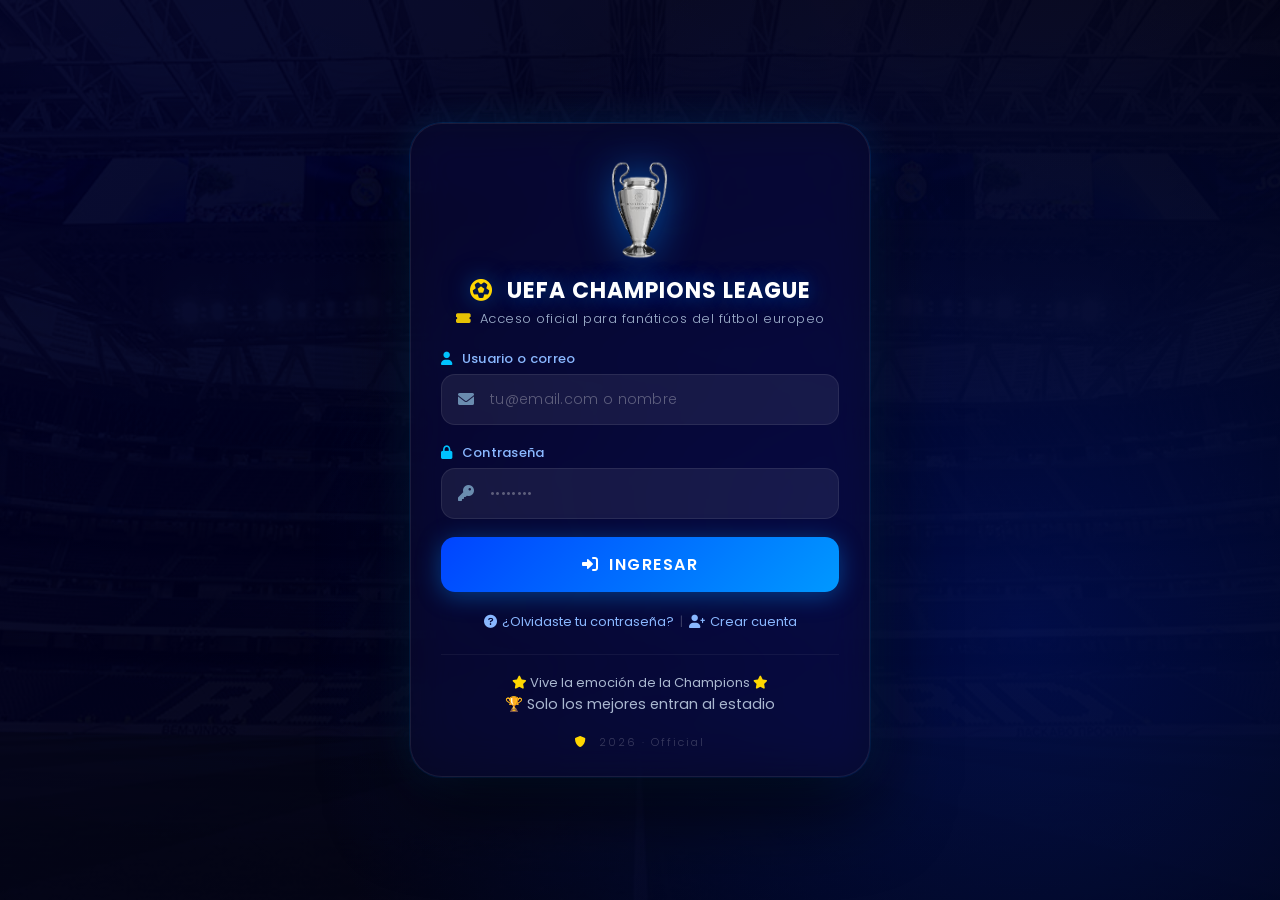
<file: index.html>
<!DOCTYPE html>
<html lang="es">
<head>
    <meta charset="UTF-8" />
    <meta name="viewport" content="width=device-width, initial-scale=1.0" />
    <title>UEFA Champions League – Acceso VIP</title>

    <!-- Google Fonts -->
    <link href="https://fonts.googleapis.com/css2?family=Poppins:wght@300;400;600;700&display=swap" rel="stylesheet" />
    <!-- Font Awesome 6 (iconos) -->
    <link rel="stylesheet" href="https://cdnjs.cloudflare.com/ajax/libs/font-awesome/6.0.0-beta3/css/all.min.css" />
    <!-- Tu CSS mejorado -->
    <link rel="stylesheet" href="login.css" />
</head>
<body>

    <!-- FONDO DINÁMICO (sin necesidad de div extra) -->
    <div class="login-wrapper">
        <div class="login-card">

            <!-- COPA CON ANIMACIÓN -->
            <img src="imagenes/copa.png" alt="Champions Trophy" class="copa" />

            <h1>
                <i class="fas fa-futbol" style="margin-right: 8px; color: #ffd700;"></i>
                UEFA CHAMPIONS LEAGUE
            </h1>
            <p class="subtitulo">
                <i class="fas fa-ticket-alt"></i> Acceso oficial para fanáticos del fútbol europeo
            </p>

            <!-- FORMULARIO -->
            <form id="loginForm">
                <div class="input-group">
                    <label for="usuario">
                        <i class="fas fa-user"></i> Usuario o correo
                    </label>
                    <div class="input-icon">
                        <i class="fas fa-envelope"></i>
                        <input type="text" id="usuario" placeholder="tu@email.com o nombre" />
                    </div>
                </div>

                <div class="input-group">
                    <label for="password">
                        <i class="fas fa-lock"></i> Contraseña
                    </label>
                    <div class="input-icon">
                        <i class="fas fa-key"></i>
                        <input type="password" id="password" placeholder="••••••••" />
                    </div>
                </div>

                <button type="submit" class="btn-ingresar">
                    <i class="fas fa-sign-in-alt"></i> INGRESAR
                </button>
            </form>

            <div class="opciones">
                <a href="#"><i class="fas fa-question-circle"></i> ¿Olvidaste tu contraseña?</a>
                <span>|</span>
                <a href="#"><i class="fas fa-user-plus"></i> Crear cuenta</a>
            </div>

            <p class="extra">
                <i class="fas fa-star" style="color: #ffd700;"></i>
                Vive la emoción de la Champions
                <i class="fas fa-star" style="color: #ffd700;"></i>
                <br />
                <span style="font-size: 0.9rem;">🏆 Solo los mejores entran al estadio</span>
            </p>

            <!-- Sello decorativo -->
            <div class="sello">
                <i class="fas fa-shield-alt"></i> 2026 · Official
            </div>

        </div>
    </div>

    <script>
        // Redirección al enviar el formulario (puedes cambiarlo)
        document.getElementById('loginForm').addEventListener('submit', function(e) {
            e.preventDefault();
            window.location.href = 'principal.html';
        });
    </script>
</body>
</html>
</file>
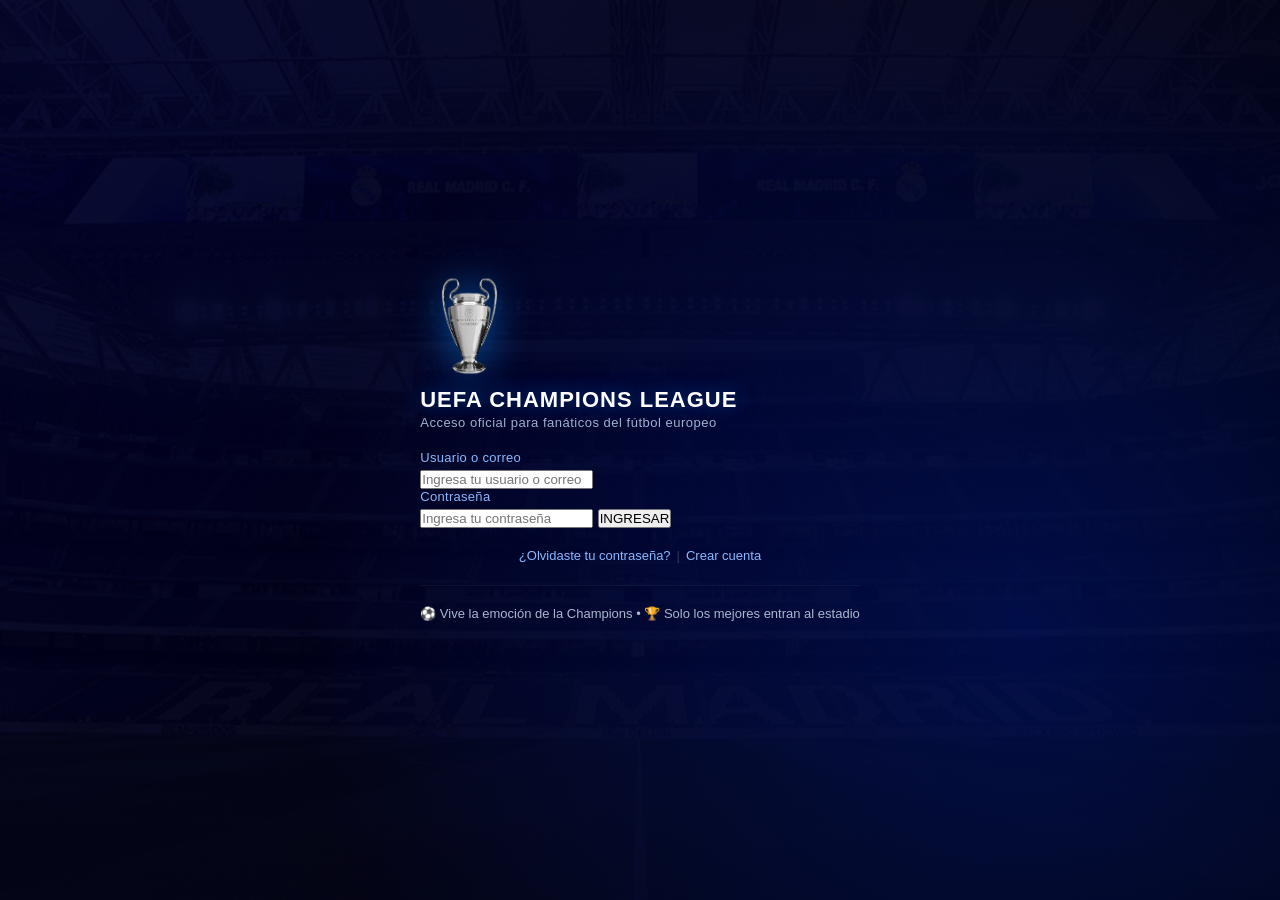
<file: login.html>
<!DOCTYPE html>
<html lang="es">
<head>
    <meta charset="UTF-8">
    <meta name="viewport" content="width=device-width, initial-scale=1.0">
    <title>UEFA Champions League Login</title>

    <link rel="stylesheet" href="login.css">
</head>
<body>

    <div class="fondo"></div>

<div class="login">

    <img src="imagenes/copa.png" class="copa">

    <h1>UEFA CHAMPIONS LEAGUE</h1>

    <p class="subtitulo">Acceso oficial para fanáticos del fútbol europeo</p>

    <!-- USUARIO -->
    <label>Usuario o correo</label>
    <input type="text" placeholder="Ingresa tu usuario o correo">

    <!-- CONTRASEÑA -->
    <label>Contraseña</label>
    <input type="password" placeholder="Ingresa tu contraseña">

    <button onclick="ingresar()">INGRESAR</button>

    <div class="opciones">
        <a href="#">¿Olvidaste tu contraseña?</a>
        <span>|</span>
        <a href="#">Crear cuenta</a>
    </div>

   

    <p class="extra">
        ⚽ Vive la emoción de la Champions • 🏆 Solo los mejores entran al estadio
    </p>

</div>

<script>
function ingresar(){
    window.location.href="principal.html";
}
</script>
</body>
</html>
</file>
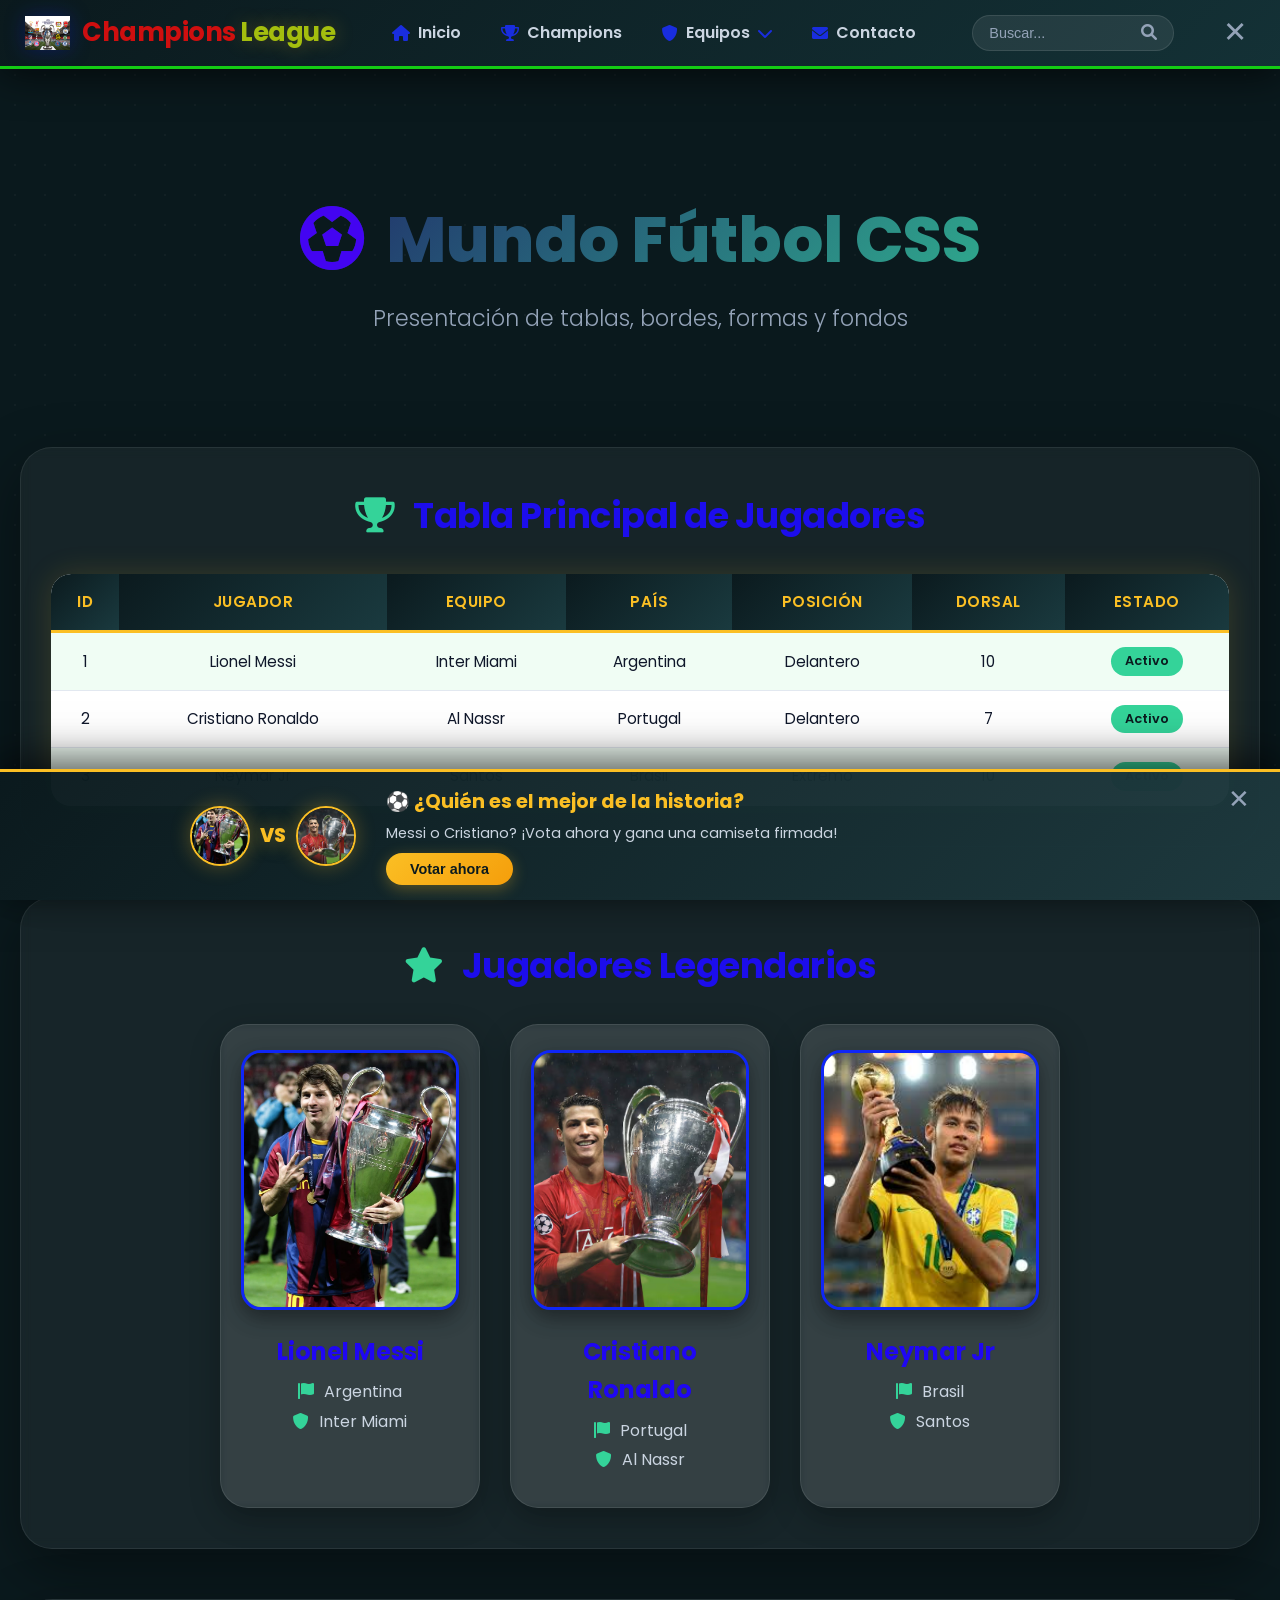
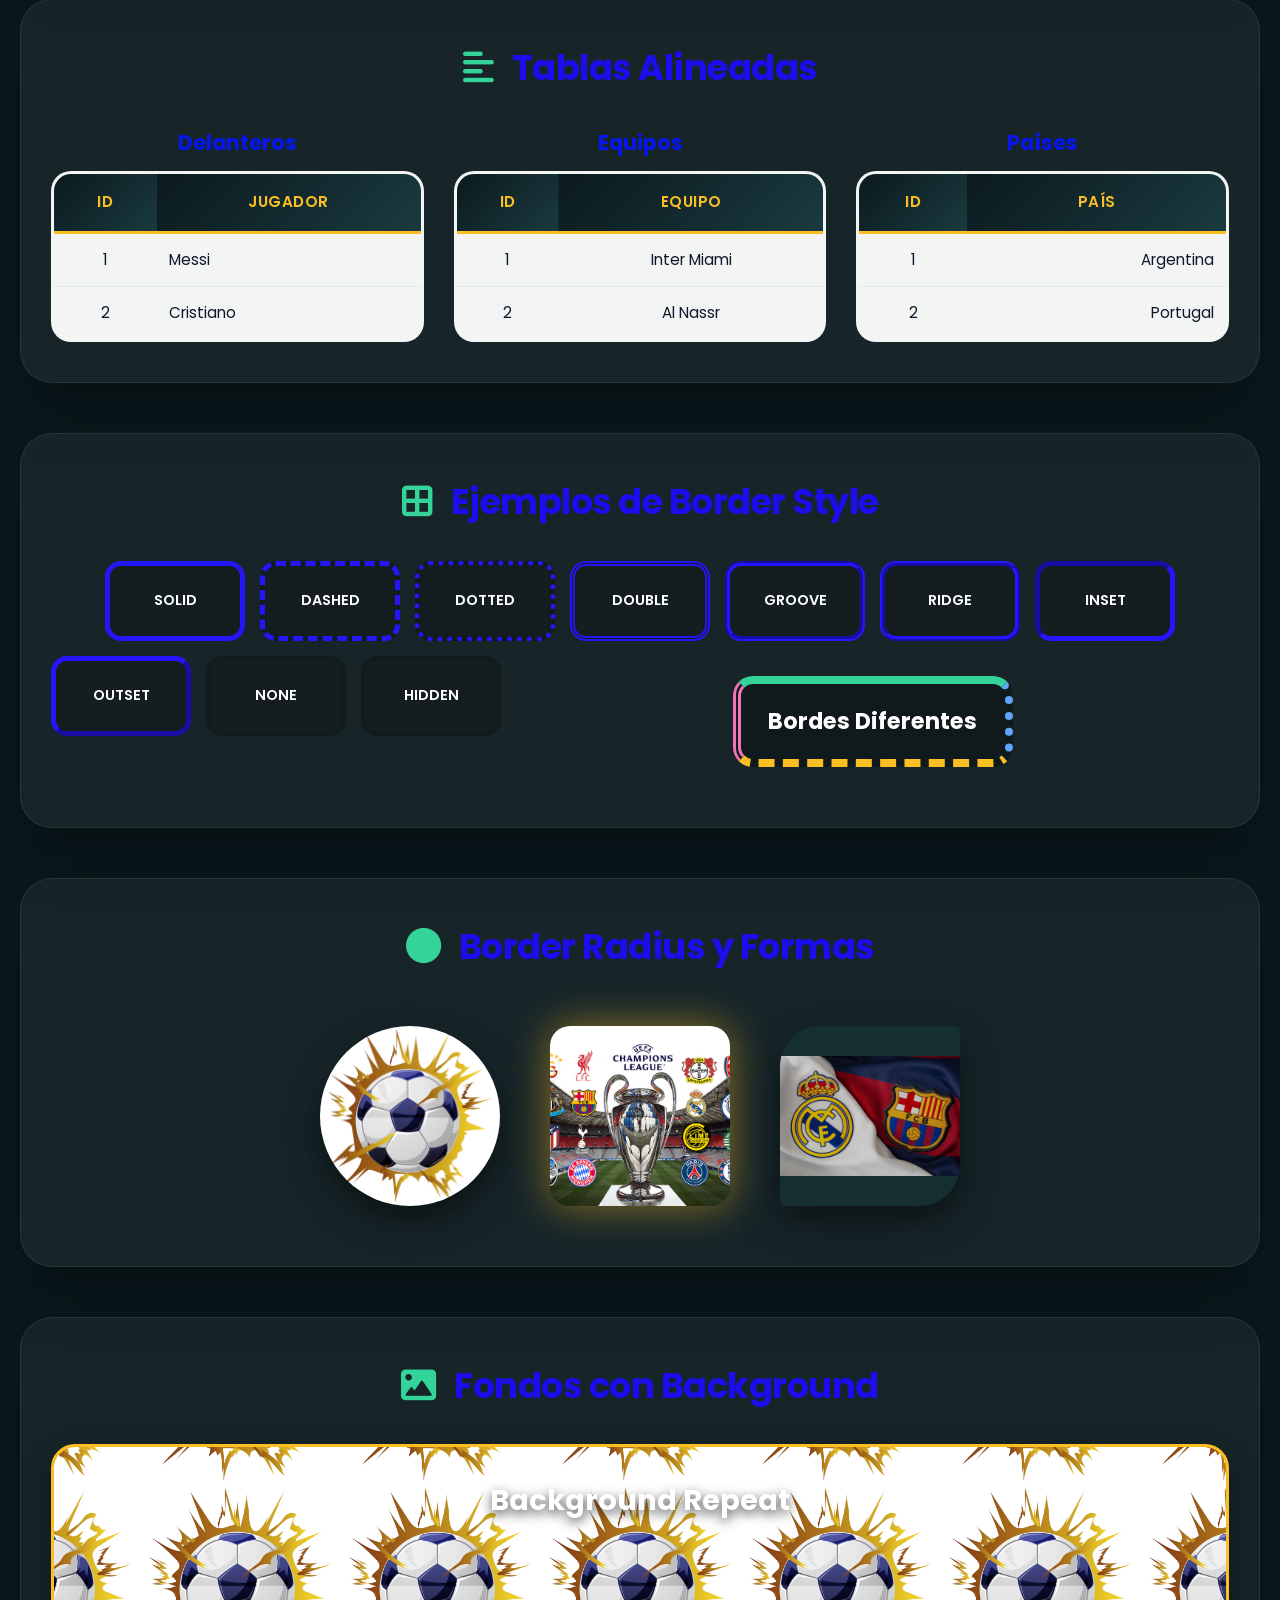
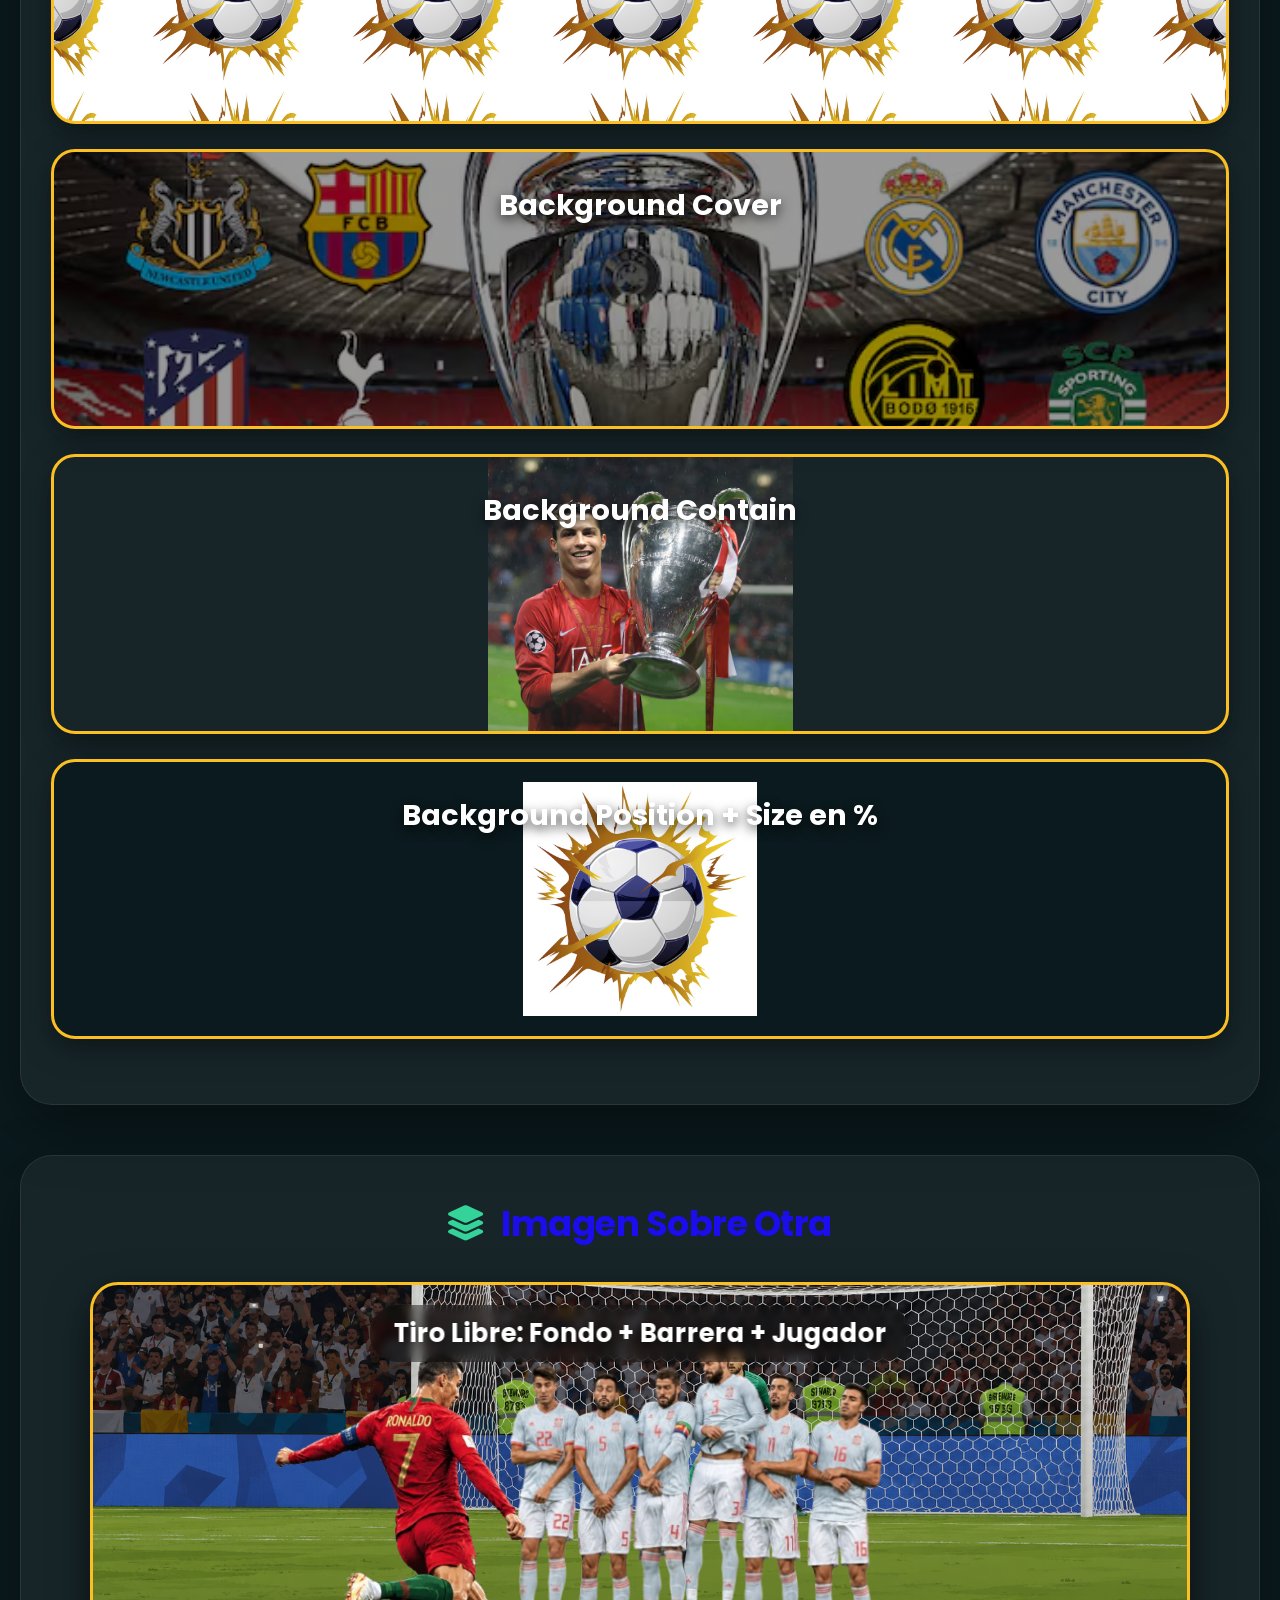
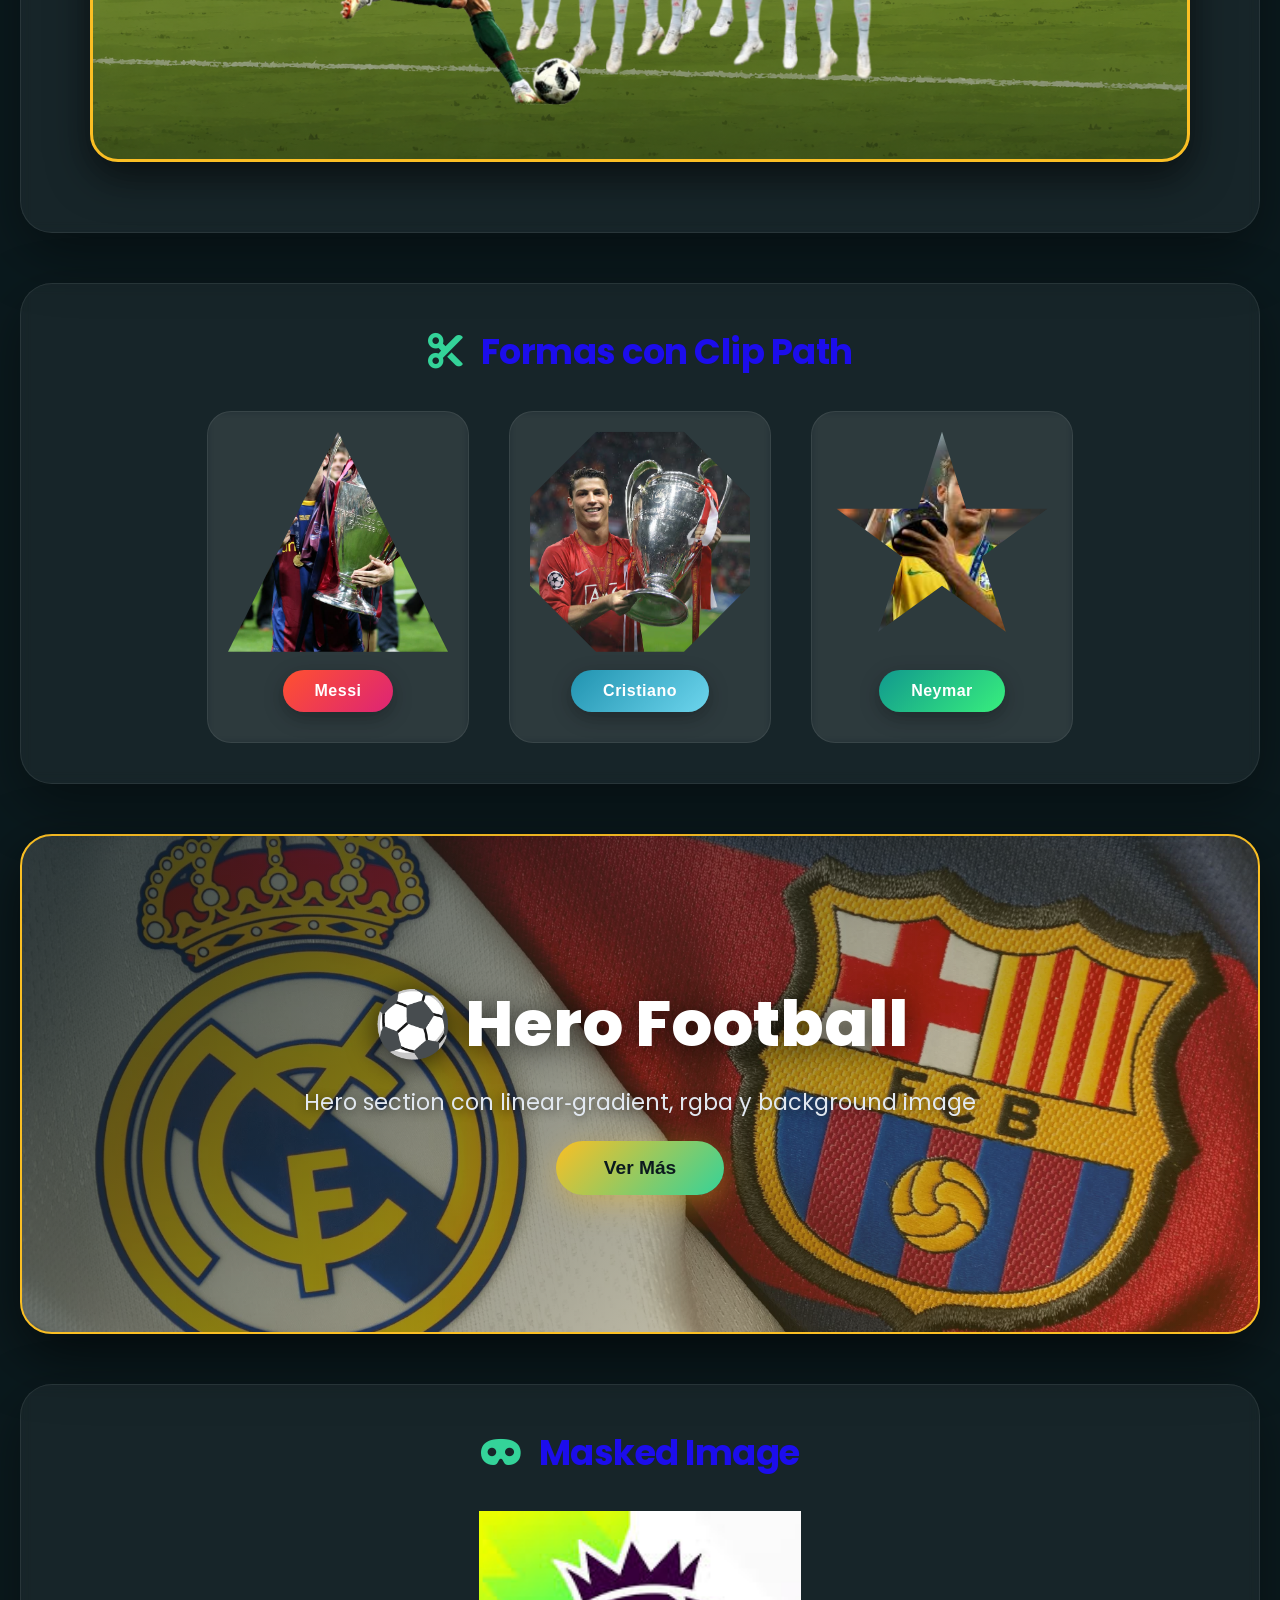
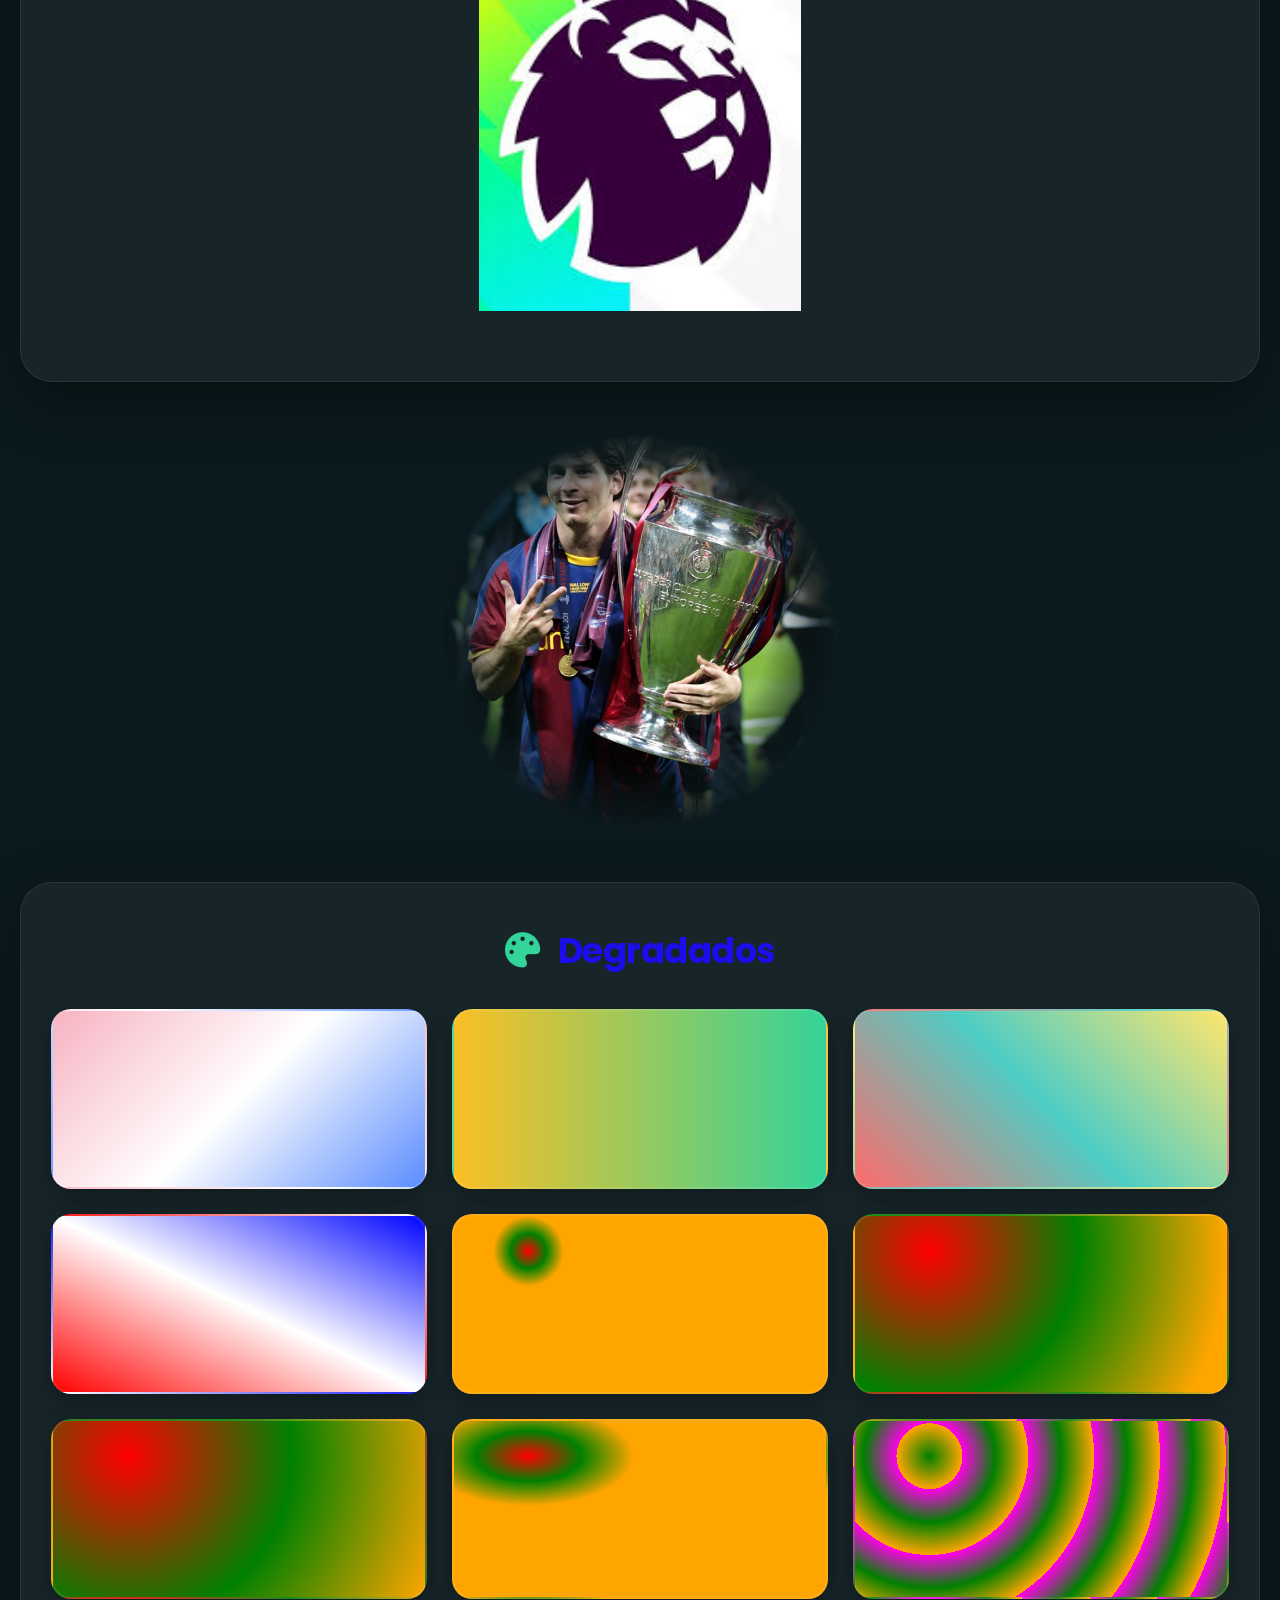
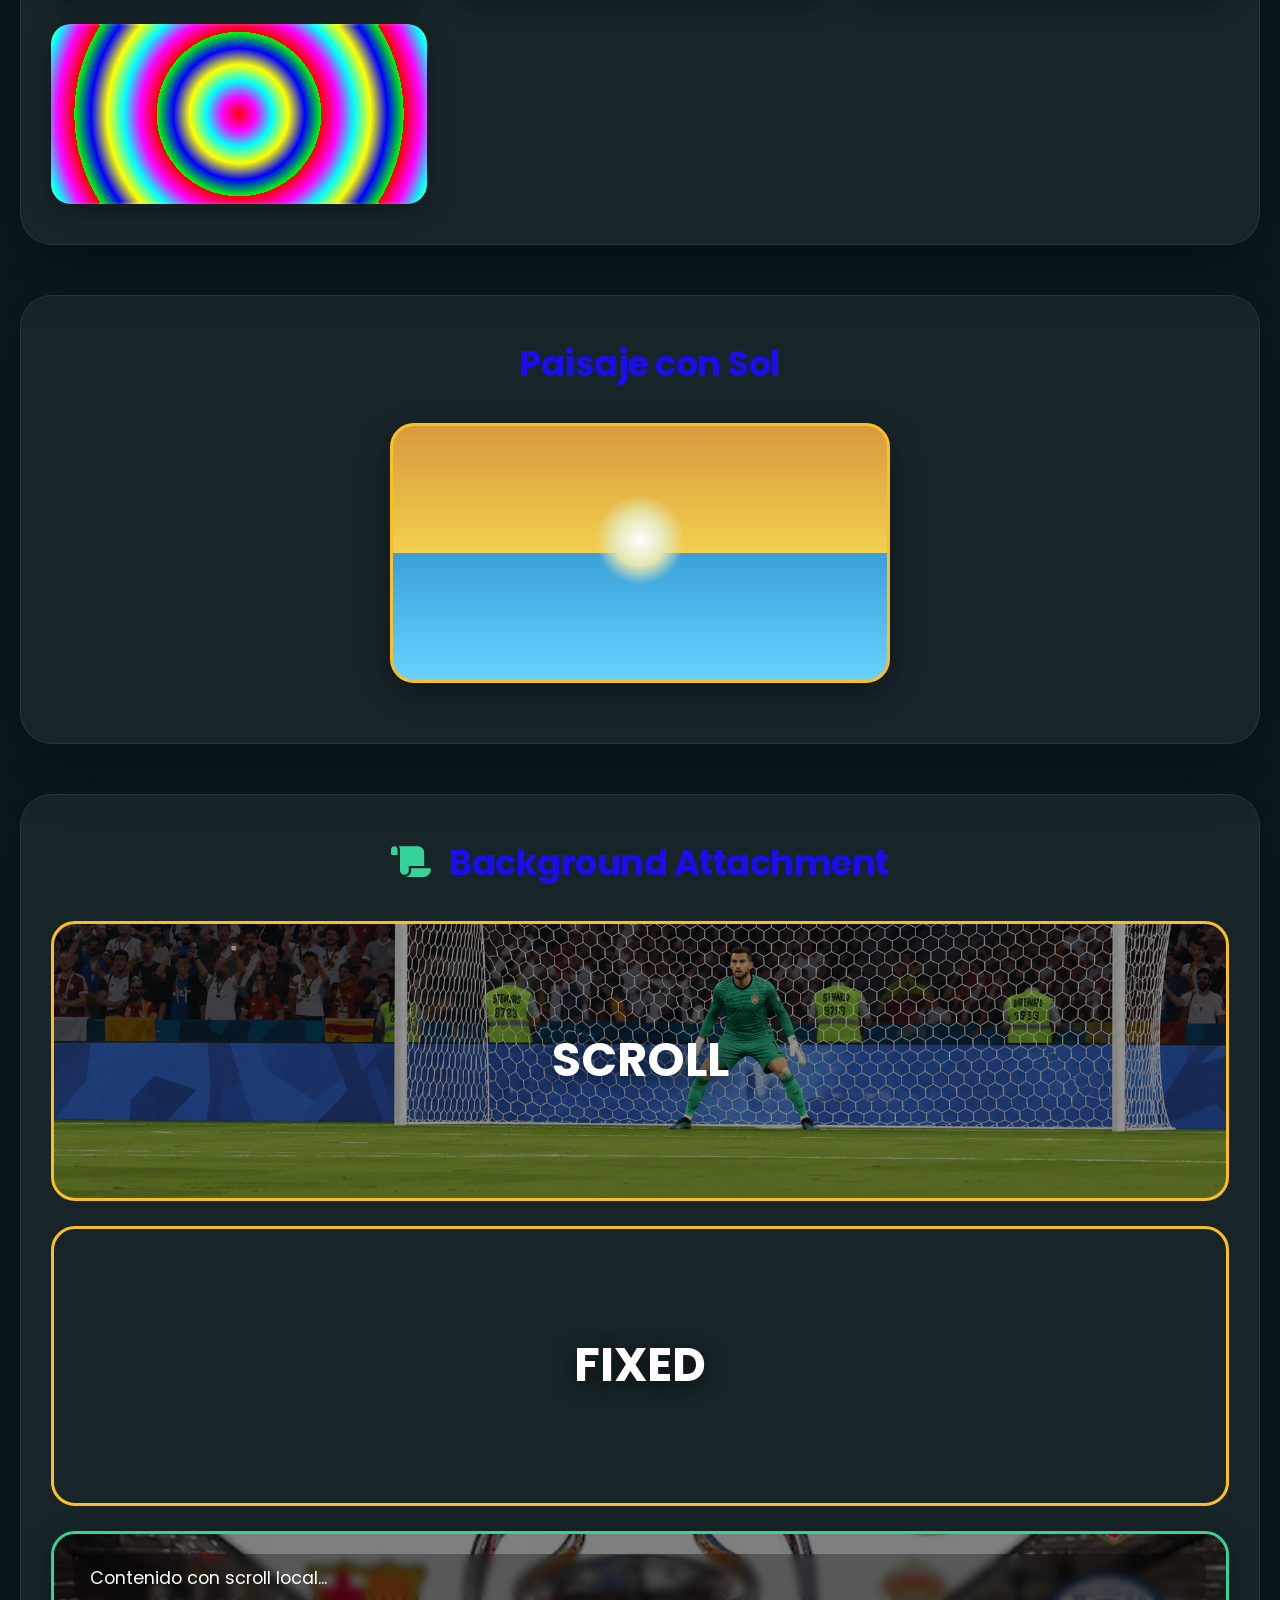
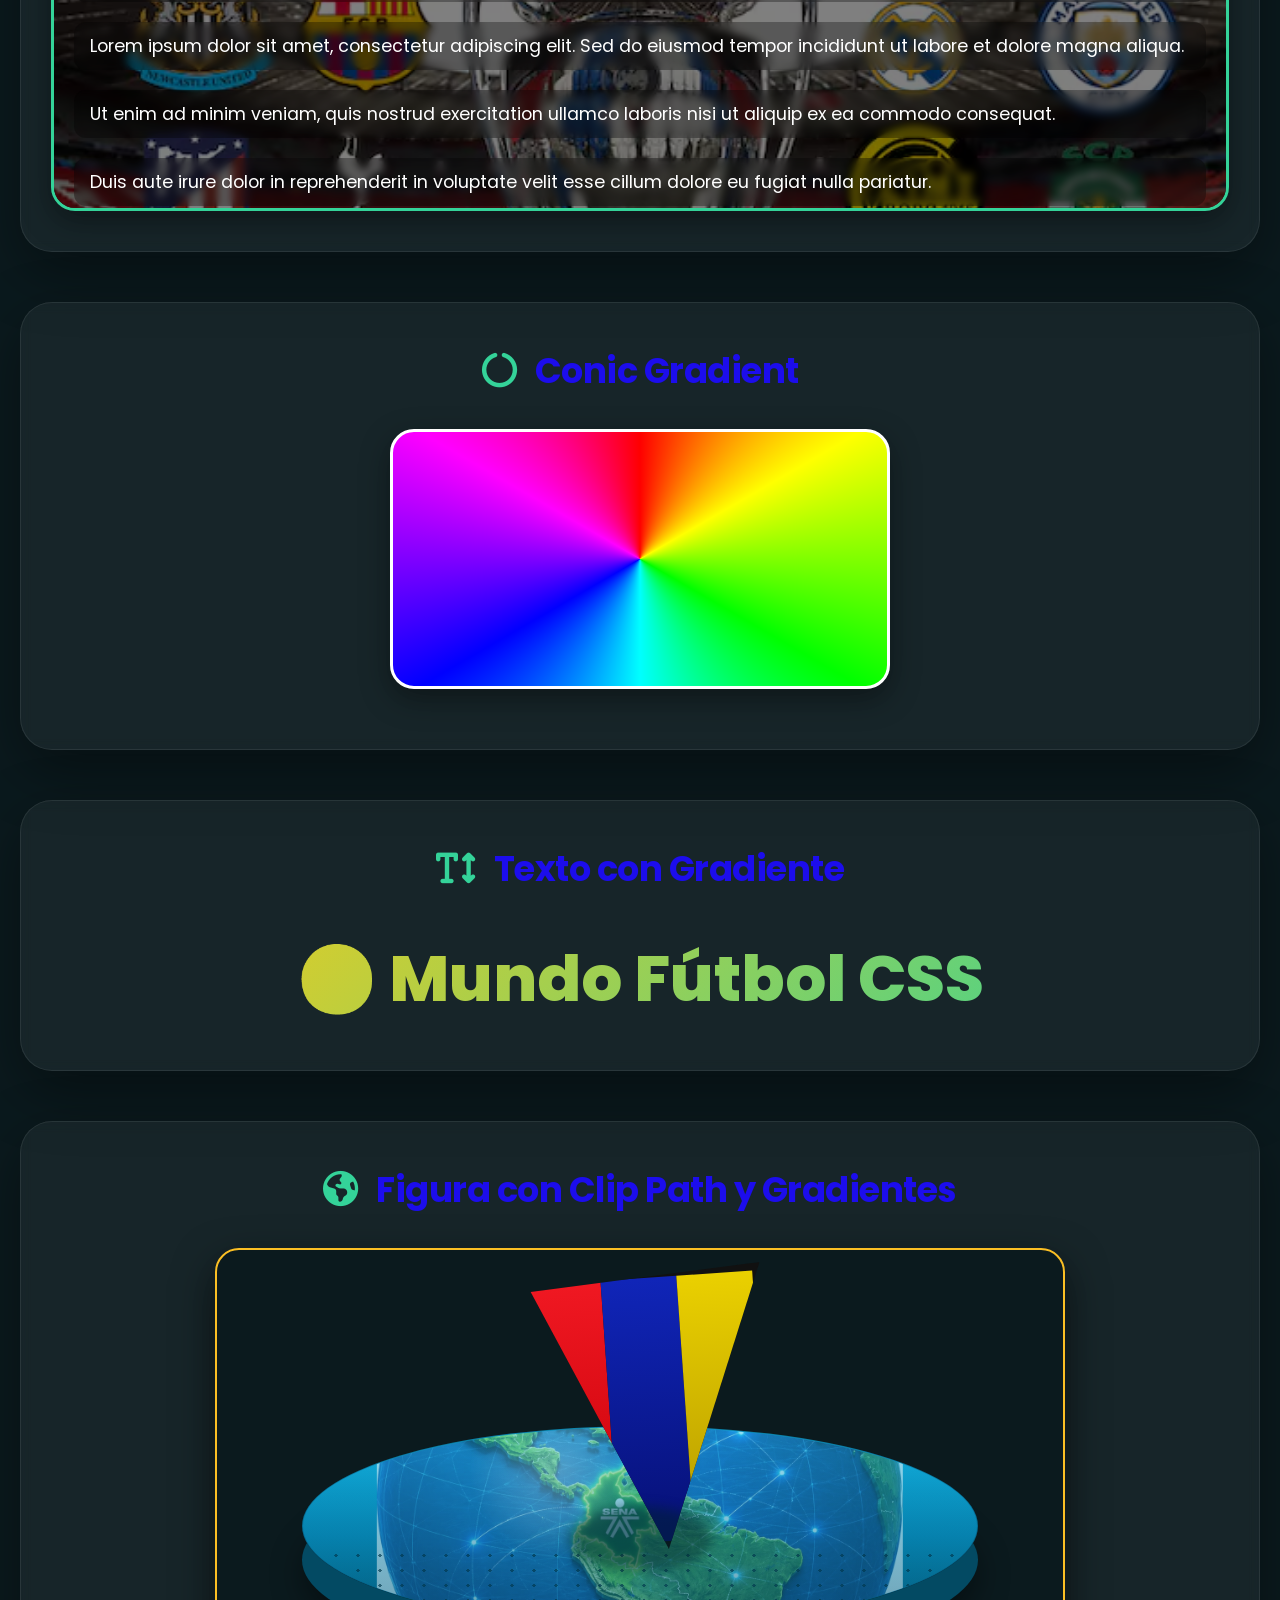
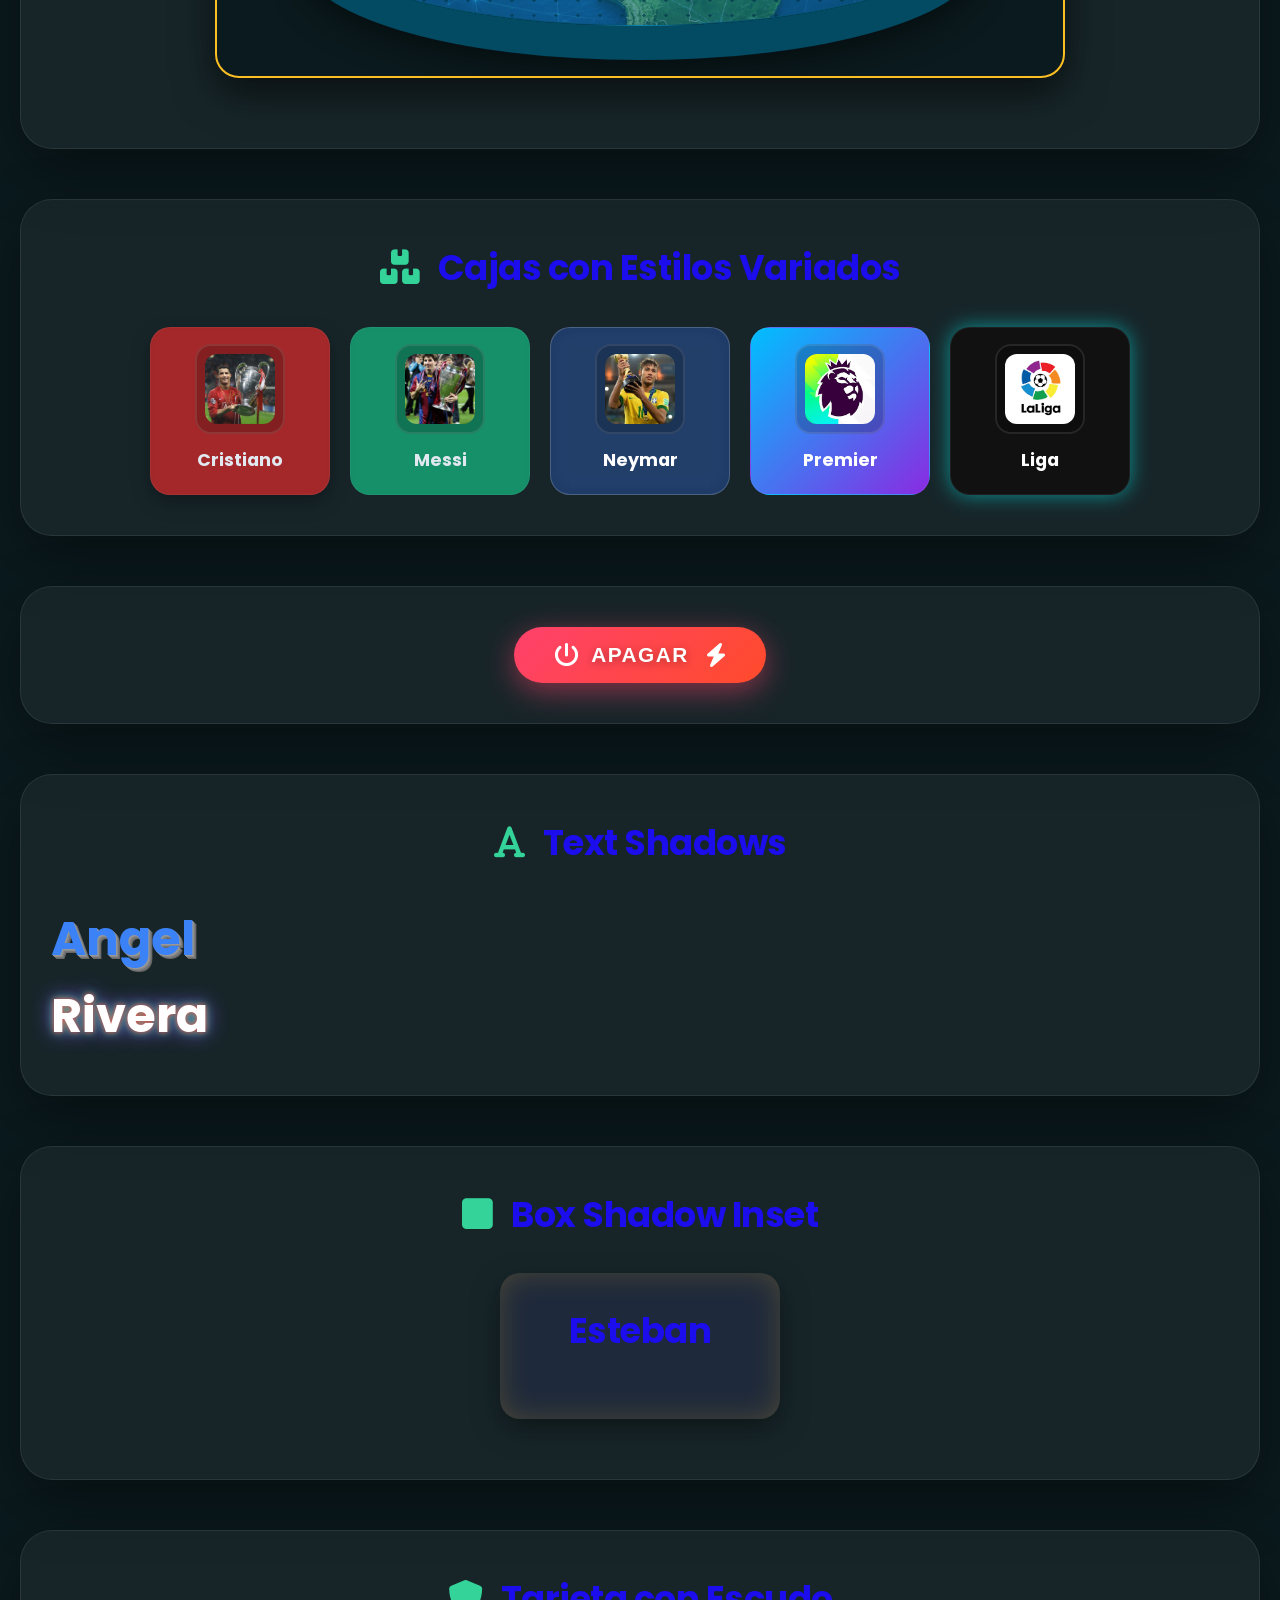
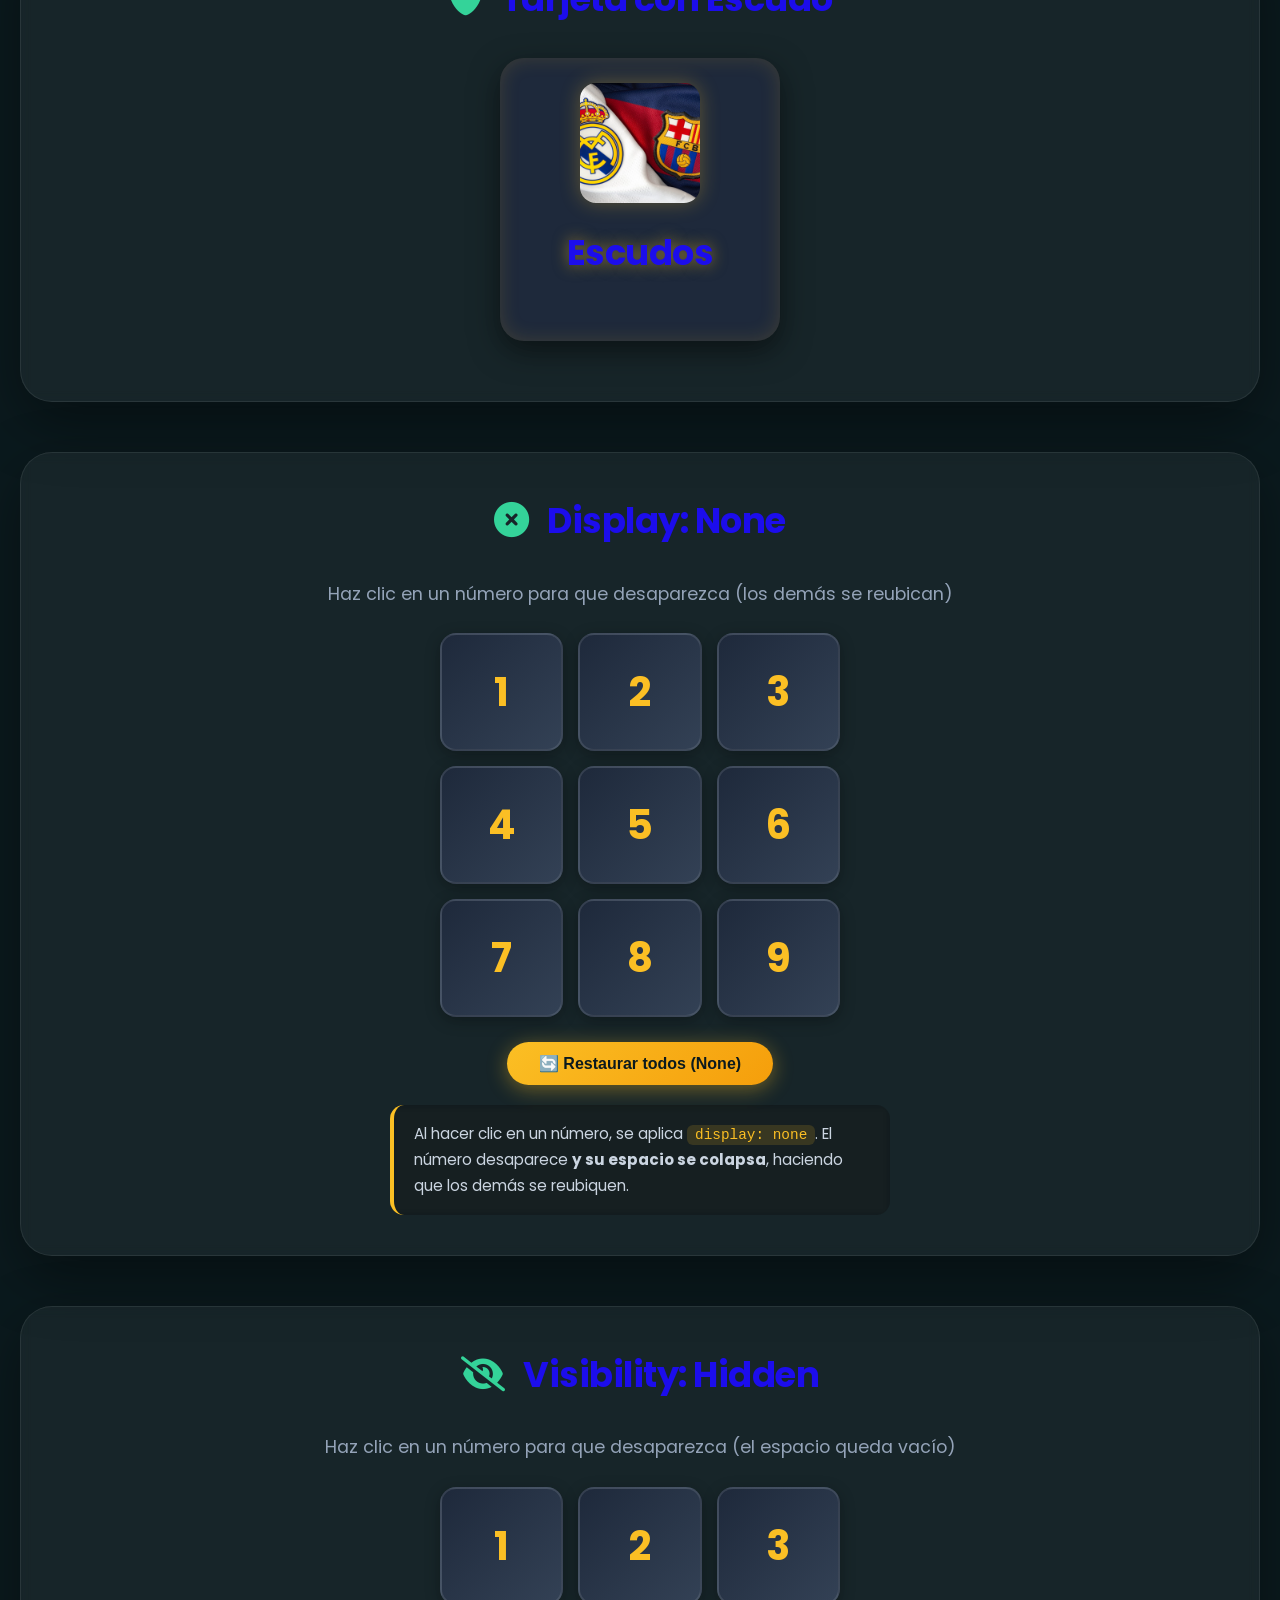
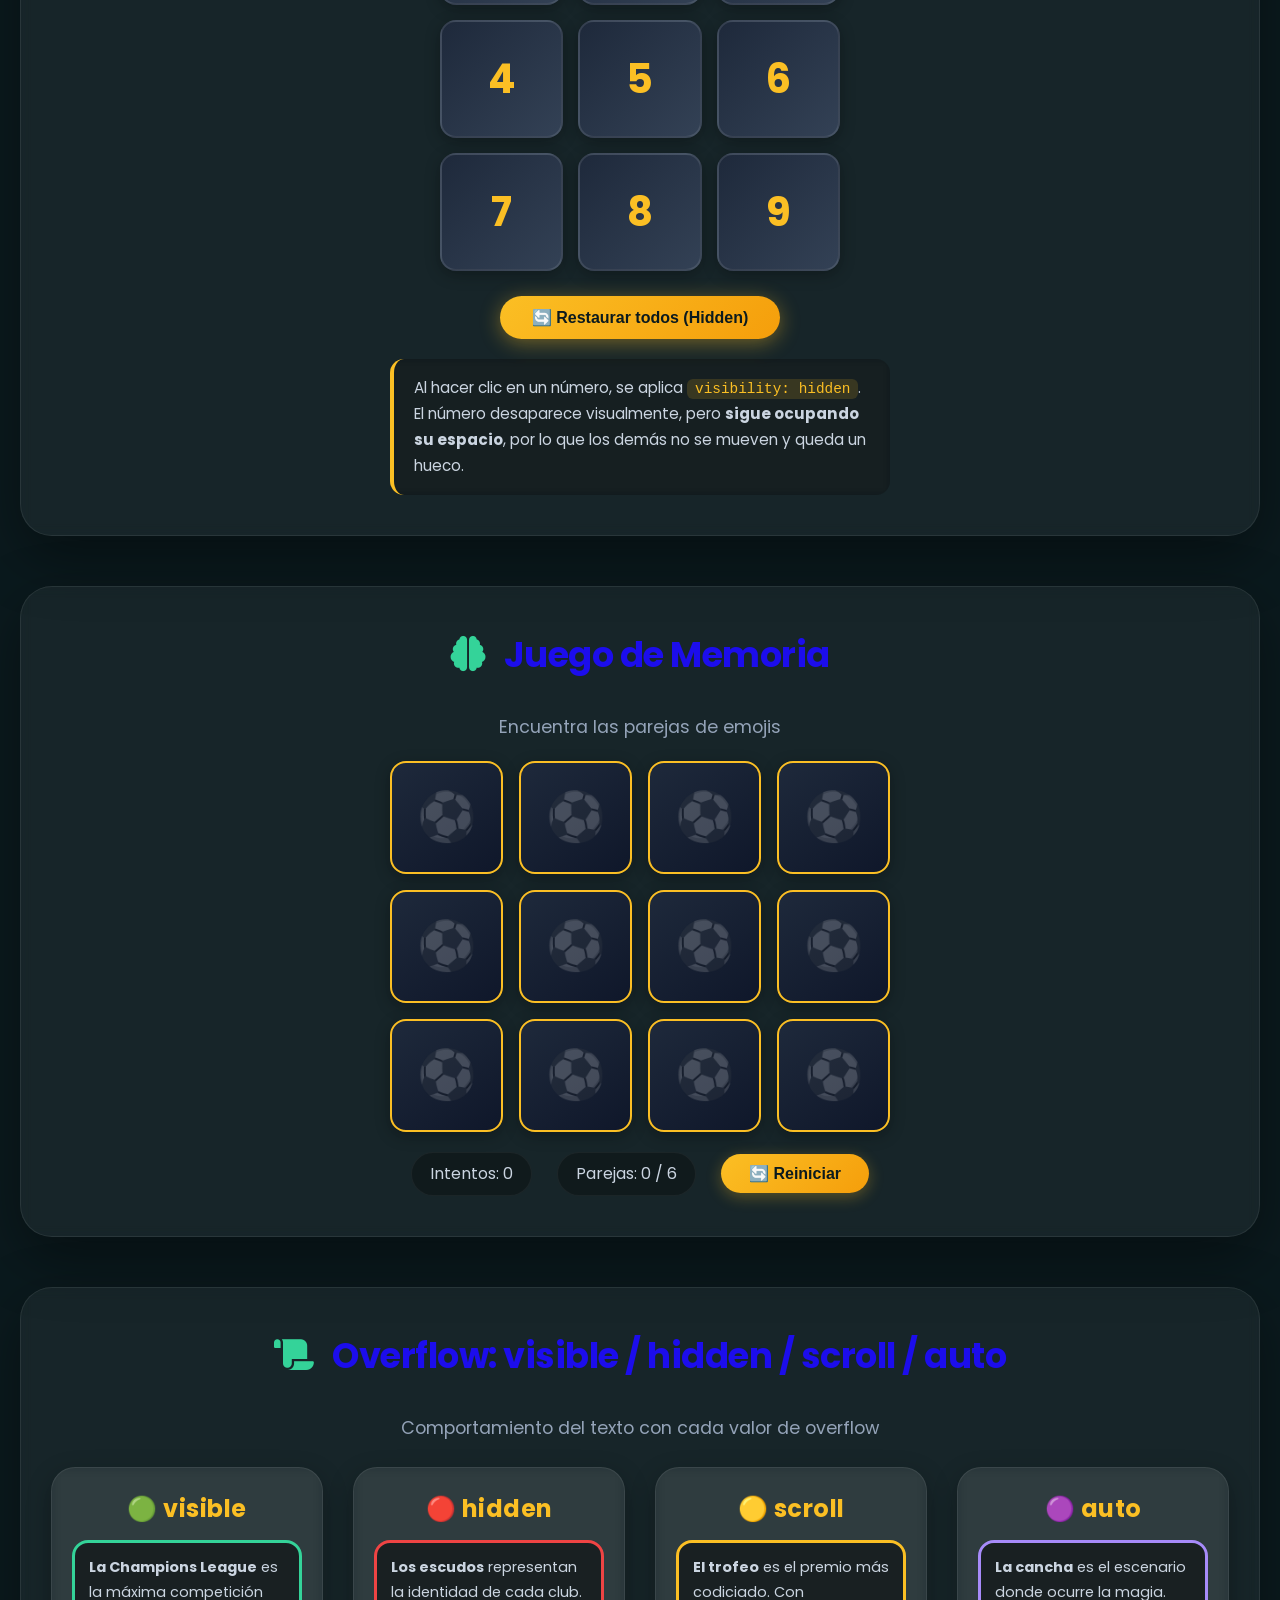
<file: principal.html>
<!DOCTYPE html>
<html lang="es">
<head>
    <meta charset="UTF-8" />
    <meta name="viewport" content="width=device-width, initial-scale=1.0" />
    <title>Mundo Fútbol CSS - Proyecto Mejorado</title>

    <!-- Google Fonts -->
    <link href="https://fonts.googleapis.com/css2?family=Poppins:wght@300;400;600;700;800&display=swap" rel="stylesheet" />
    <!-- Font Awesome (iconos) -->
    <link rel="stylesheet" href="https://cdnjs.cloudflare.com/ajax/libs/font-awesome/6.0.0-beta3/css/all.min.css" />
    <!-- Estilos principales -->
    <link rel="stylesheet" href="style.css" />
</head>
<body>

    <!-- ==================== MENÚ STICKY ==================== -->
    <nav id="menuSticky" class="menu-sticky">
        <div class="menu-contenido">
            <!-- Logo y nombre -->
            <div class="menu-logo">
                <img src="imagenes/champions.png" alt="Champions" class="logo-img">
                <span class="logo-texto">Champions <span class="logo-dorado">League</span></span>
            </div>

            <!-- Enlaces de navegación -->
            <ul class="menu-enlaces">
                <li><a href="#inicio"><i class="fas fa-home"></i> Inicio</a></li>
                <li><a href="#champions"><i class="fas fa-trophy"></i> Champions</a></li>
                <li class="menu-dropdown">
                    <a href="#equipos"><i class="fas fa-shield-alt"></i> Equipos <i class="fas fa-chevron-down"></i></a>
                    <ul class="submenu">
                        <li><a href="#real-madrid">Real Madrid</a></li>
                        <li><a href="#barcelona">Barcelona</a></li>
                        <li><a href="#bayern">Bayern Múnich</a></li>
                        <li><a href="#liverpool">Liverpool</a></li>
                    </ul>
                </li>
                <li><a href="#contacto"><i class="fas fa-envelope"></i> Contacto</a></li>
            </ul>

            <!-- Barra de búsqueda -->
            <div class="menu-busqueda">
                <input type="text" placeholder="Buscar...">
                <button><i class="fas fa-search"></i></button>
            </div>

            
            <!-- Botón cerrar menú -->
            <button class="btn-cerrar-menu" id="cerrarMenu">✕</button>
        </div>
    </nav>

    <!-- Botón flotante para mostrar el menú (aparece cuando se oculta) -->
    <button id="btnMostrarMenu" class="btn-mostrar-menu" style="display: none;">
        <i class="fas fa-bars"></i> Menú
    </button>

    <!-- ==================== VIDEO DE FONDO ==================== -->
    <video class="video-fondo" autoplay muted loop>
        <source src="videos/video-futbol.mp4" type="video/mp4" />
    </video>
    <div class="capa-oscura"></div>

    <!-- ==================== CONTENIDO PRINCIPAL ==================== -->
    <main class="contenido">

        <!-- ==================== PORTADA ==================== -->
        <header class="portada" id="inicio">
            <h1><i class="fas fa-futbol"></i> Mundo Fútbol CSS</h1>
            <p>Presentación de tablas, bordes, formas y fondos</p>
        </header>

        <!-- ==================== TABLA PRINCIPAL DE JUGADORES ==================== -->
        <section class="seccion">
            <h2><i class="fas fa-trophy"></i> Tabla Principal de Jugadores</h2>
            <div class="tabla-wrapper">
                <table class="tabla-principal">
                    <thead>
                        <tr>
                            <th>ID</th>
                            <th>Jugador</th>
                            <th>Equipo</th>
                            <th>País</th>
                            <th>Posición</th>
                            <th>Dorsal</th>
                            <th>Estado</th>
                        </tr>
                    </thead>
                    <tbody>
                        <tr class="fila-verde">
                            <td>1</td>
                            <td>Lionel Messi</td>
                            <td>Inter Miami</td>
                            <td>Argentina</td>
                            <td>Delantero</td>
                            <td>10</td>
                            <td><span class="badge activo">Activo</span></td>
                        </tr>
                        <tr class="fila-clara">
                            <td>2</td>
                            <td>Cristiano Ronaldo</td>
                            <td>Al Nassr</td>
                            <td>Portugal</td>
                            <td>Delantero</td>
                            <td>7</td>
                            <td><span class="badge activo">Activo</span></td>
                        </tr>
                        <tr class="fila-verde">
                            <td>3</td>
                            <td>Neymar Jr</td>
                            <td>Santos</td>
                            <td>Brasil</td>
                            <td>Extremo</td>
                            <td>10</td>
                            <td><span class="badge activo">Activo</span></td>
                        </tr>
                    </tbody>
                </table>
            </div>
        </section>

        <!-- ==================== CARDS DE JUGADORES LEGENDARIOS ==================== -->
        <section class="seccion jugadores">
            <h2><i class="fas fa-star"></i> Jugadores Legendarios</h2>
            <div class="contenedor-cards">
                <div class="card">
                    <img src="imagenes/messi.png" alt="Messi" />
                    <h3>Lionel Messi</h3>
                    <p><i class="fas fa-flag"></i> Argentina</p>
                    <p><i class="fas fa-shield-alt"></i> Inter Miami</p>
                </div>
                <div class="card">
                    <img src="imagenes/cristiano.png" alt="Cristiano" />
                    <h3>Cristiano Ronaldo</h3>
                    <p><i class="fas fa-flag"></i> Portugal</p>
                    <p><i class="fas fa-shield-alt"></i> Al Nassr</p>
                </div>
                <div class="card">
                    <img src="imagenes/neymar.png" alt="Neymar" />
                    <h3>Neymar Jr</h3>
                    <p><i class="fas fa-flag"></i> Brasil</p>
                    <p><i class="fas fa-shield-alt"></i> Santos</p>
                </div>
            </div>
        </section>

        <!-- ==================== TABLAS ALINEADAS (IZQUIERDA, CENTRO, DERECHA) ==================== -->
        <section class="seccion">
            <h2><i class="fas fa-align-left"></i> Tablas Alineadas</h2>
            <div class="contenedor-tablas">
                <div class="caja-tabla">
                    <h3>Delanteros</h3>
                    <table class="tabla-izquierda">
                        <tr><th>ID</th><th>Jugador</th></tr>
                        <tr><td>1</td><td class="texto-izquierda">Messi</td></tr>
                        <tr><td>2</td><td class="texto-izquierda">Cristiano</td></tr>
                    </table>
                </div>
                <div class="caja-tabla">
                    <h3>Equipos</h3>
                    <table class="tabla-centro">
                        <tr><th>ID</th><th>Equipo</th></tr>
                        <tr><td>1</td><td class="texto-centro">Inter Miami</td></tr>
                        <tr><td>2</td><td class="texto-centro">Al Nassr</td></tr>
                    </table>
                </div>
                <div class="caja-tabla">
                    <h3>Países</h3>
                    <table class="tabla-derecha">
                        <tr><th>ID</th><th>País</th></tr>
                        <tr><td>1</td><td class="texto-derecha">Argentina</td></tr>
                        <tr><td>2</td><td class="texto-derecha">Portugal</td></tr>
                    </table>
                </div>
            </div>
        </section>

        <!-- ==================== EJEMPLOS DE BORDER-STYLE ==================== -->
        <section class="seccion">
            <h2><i class="fas fa-border-all"></i> Ejemplos de Border Style</h2>
            <div class="contenedor-bordes">
                <div class="borde solid">solid</div>
                <div class="borde dashed">dashed</div>
                <div class="borde dotted">dotted</div>
                <div class="borde double">double</div>
                <div class="borde groove">groove</div>
                <div class="borde ridge">ridge</div>
                <div class="borde inset">inset</div>
                <div class="borde outset">outset</div>
                <div class="borde none">none</div>
                <div class="borde hidden">hidden</div>
                <div class="borde-diferente">Bordes Diferentes</div>
            </div>
        </section>

        <!-- ==================== FORMAS CON BORDER-RADIUS ==================== -->
        <section class="seccion">
            <h2><i class="fas fa-circle"></i> Border Radius y Formas</h2>
            <div class="contenedor-formas">
                <div class="forma balon"></div>
                <div class="forma tarjeta"></div>
                <div class="forma escudo"></div>
            </div>
        </section>

        <!-- ==================== FONDOS CON BACKGROUND ==================== -->
        <section class="seccion">
            <h2><i class="fas fa-image"></i> Fondos con Background</h2>
            <div class="fondo-repeat"><h3>Background Repeat</h3></div>
            <div class="fondo-cover"><h3>Background Cover</h3></div>
            <div class="fondo-contain"><h3>Background Contain</h3></div>
            <div class="fondo-position"><h3>Background Position + Size en %</h3></div>
        </section>

        <!-- ==================== IMAGEN SUPERPUESTA (TIRO LIBRE) ==================== -->
        <section class="seccion">
            <h2><i class="fas fa-layer-group"></i> Imagen Sobre Otra</h2>
            <div class="imagen-superpuesta">
                <h3>Tiro Libre: Fondo + Barrera + Jugador</h3>
                <img class="barrera-tiro" src="imagenes/barrera.png" alt="Barrera" />
                <img class="jugador-tiro" src="imagenes/tirolibre.png" alt="Jugador pateando" />
            </div>
        </section>

        <!-- ==================== CLIP-PATH (FIGURAS GEOMÉTRICAS) ==================== -->
        <section class="seccion">
            <h2><i class="fas fa-cut"></i> Formas con Clip Path</h2>
            <div class="contenedor-clip">
                <div class="card-clip">
                    <div class="triangle"></div>
                    <button class="boton boton1">Messi</button>
                </div>
                <div class="card-clip">
                    <div class="octagono"></div>
                    <button class="boton boton2">Cristiano</button>
                </div>
                <div class="card-clip">
                    <div class="estrella"></div>
                    <button class="boton boton3">Neymar</button>
                </div>
            </div>
        </section>

        <!-- ==================== HERO SECTION ==================== -->
        <section class="hero">
            <div class="hero-contenido">
                <h1>⚽ Hero Football</h1>
                <p>Hero section con linear‑gradient, rgba y background image</p>
                <button class="hero-btn">Ver Más</button>
            </div>
        </section>

        <!-- ==================== MÁSCARA SOBRE IMAGEN ==================== -->
        <section class="seccion">
            <h2><i class="fas fa-mask"></i> Masked Image</h2>
            <div class="masked"></div>
        </section>
        <div class="mask-radial"></div>

        <!-- ==================== DEGRADADOS ==================== -->
        <section class="seccion degradados-section">
            <h2><i class="fas fa-palette"></i> Degradados</h2>
            <div class="grid-degradados">
                <div class="degradado-lineal"></div>
                <div class="degradado-dos-colores"></div>
                <div class="degradado-personalizado"></div>
                <div class="degradado-inline"></div>
                <div class="radial-1"></div>
                <div class="radial-2"></div>
                <div class="radial-3"></div>
                <div class="radial-4"></div>
                <div class="repeating-radial"></div>
                <div class="repeating-radial-animado"></div>
            </div>
        </section>

        <!-- ==================== PAISAJE CON SOL ==================== -->
        <section class="seccion">
            <h2><i class="fas fa-mountain-sun"></i> Paisaje con Sol</h2>
            <div class="paisaje">
                <div class="sol"></div>
            </div>
        </section>

        <!-- ==================== BACKGROUND ATTACHMENT ==================== -->
        <section class="seccion">
            <h2><i class="fas fa-scroll"></i> Background Attachment</h2>
            <div class="scroll-bg"><h3>SCROLL</h3></div>
            <div class="fixed-bg"><h3>FIXED</h3></div>
            <div class="local-bg">
                <p>Contenido con scroll local...</p>
                <p>Lorem ipsum dolor sit amet, consectetur adipiscing elit. Sed do eiusmod tempor incididunt ut labore et dolore magna aliqua.</p>
                <p>Ut enim ad minim veniam, quis nostrud exercitation ullamco laboris nisi ut aliquip ex ea commodo consequat.</p>
                <p>Duis aute irure dolor in reprehenderit in voluptate velit esse cillum dolore eu fugiat nulla pariatur.</p>
            </div>
        </section>

        <!-- ==================== CONIC GRADIENT ==================== -->
        <section class="seccion">
            <h2><i class="fas fa-circle-notch"></i> Conic Gradient</h2>
            <div class="conic"></div>
        </section>

        <!-- ==================== TEXTO CON GRADIENTE ANIMADO ==================== -->
        <section class="seccion">
            <h2><i class="fas fa-text-height"></i> Texto con Gradiente</h2>
            <h1 class="gradient-text">⚽ Mundo Fútbol CSS</h1>
        </section>

        <!-- ==================== ESCENA CSS: PLANETA + PUNTERO ==================== -->
        <section class="seccion">
            <h2><i class="fas fa-globe-americas"></i> Figura con Clip Path y Gradientes</h2>
            <div class="escena-css">
                <div class="mesa-planeta">
                    <img src="imagenes/planeta.png" alt="Planeta" />
                    <div class="sombra-centro"></div>
                </div>
                <div class="puntero">
                    <div class="rojo"></div>
                    <div class="azul"></div>
                    <div class="amarillo"></div>
                </div>
            </div>
        </section>

        <!-- ==================== CAJAS CON ESTILOS VARIADOS ==================== -->
        <section class="seccion">
            <h2><i class="fas fa-boxes"></i> Cajas con Estilos Variados</h2>
            <div class="contenedor-cajas">
                <div class="caja caja1">
                    <div class="marco-imagen"><img src="imagenes/cristiano.png" class="imagen" alt="Cristiano" /></div>
                    <h3>Cristiano</h3>
                </div>
                <div class="caja caja2">
                    <div class="marco-imagen"><img src="imagenes/messi.png" class="imagen" alt="Messi" /></div>
                    <h3>Messi</h3>
                </div>
                <div class="caja caja3">
                    <div class="marco-imagen"><img src="imagenes/neymar.png" class="imagen" alt="Neymar" /></div>
                    <h3>Neymar</h3>
                </div>
                <div class="caja caja4">
                    <div class="marco-imagen"><img src="imagenes/premier.png" class="imagen" alt="Premier" /></div>
                    <h3>Premier</h3>
                </div>
                <div class="caja caja5">
                    <div class="marco-imagen"><img src="imagenes/liga.png" class="imagen" alt="Liga" /></div>
                    <h3>Liga</h3>
                </div>
            </div>
        </section>

        <!-- ==================== BOTÓN APAGAR ==================== -->
        <section class="seccion" style="text-align:center;">
            <button class="btn-apagar">
                <i class="fas fa-power-off"></i>
                <span>Apagar</span>
                <i class="fas fa-bolt" style="margin-left: 6px;"></i>
            </button>
        </section>

        <!-- ==================== TEXT SHADOWS ==================== -->
        <section class="seccion">
            <h2><i class="fas fa-font"></i> Text Shadows</h2>
            <h1 class="texto5">Angel</h1>
            <h1 class="texto4">Rivera</h1>
        </section>

        <!-- ==================== BOX SHADOW INSET ==================== -->
        <section class="seccion">
            <h2><i class="fas fa-square"></i> Box Shadow Inset</h2>
            <div class="hcaja"><h2>Esteban</h2></div>
        </section>

        <!-- ==================== TARJETA CON ESCUDO ==================== -->
        <section class="seccion">
            <h2><i class="fas fa-shield-alt"></i> Tarjeta con Escudo</h2>
            <div class="tarjeta25">
                <img src="imagenes/escudo.png" class="imagen" alt="Escudo" />
                <h2 class="titulo">Escudos</h2>
            </div>
        </section>

        <!-- ==================== DISPLAY: NONE (9 CUADROS) ==================== -->
        <section class="seccion seccion-none">
            <h2><i class="fas fa-times-circle"></i> Display: None</h2>
            <p class="subtitulo-seccion">Haz clic en un número para que desaparezca (los demás se reubican)</p>

            <div class="grid-numeros" id="gridNone">
                <div class="cuadro" data-id="1">1</div>
                <div class="cuadro" data-id="2">2</div>
                <div class="cuadro" data-id="3">3</div>
                <div class="cuadro" data-id="4">4</div>
                <div class="cuadro" data-id="5">5</div>
                <div class="cuadro" data-id="6">6</div>
                <div class="cuadro" data-id="7">7</div>
                <div class="cuadro" data-id="8">8</div>
                <div class="cuadro" data-id="9">9</div>
            </div>

            <button class="btn-restaurar" id="restaurarNone">🔄 Restaurar todos (None)</button>

            <p class="explicacion-demo">
                Al hacer clic en un número, se aplica <code>display: none</code>.
                El número desaparece <strong>y su espacio se colapsa</strong>,
                haciendo que los demás se reubiquen.
            </p>
        </section>

        <!-- ==================== VISIBILITY: HIDDEN (9 CUADROS) ==================== -->
        <section class="seccion seccion-hidden">
            <h2><i class="fas fa-eye-slash"></i> Visibility: Hidden</h2>
            <p class="subtitulo-seccion">Haz clic en un número para que desaparezca (el espacio queda vacío)</p>

            <div class="grid-numeros" id="gridHidden">
                <div class="cuadro" data-id="1">1</div>
                <div class="cuadro" data-id="2">2</div>
                <div class="cuadro" data-id="3">3</div>
                <div class="cuadro" data-id="4">4</div>
                <div class="cuadro" data-id="5">5</div>
                <div class="cuadro" data-id="6">6</div>
                <div class="cuadro" data-id="7">7</div>
                <div class="cuadro" data-id="8">8</div>
                <div class="cuadro" data-id="9">9</div>
            </div>

            <button class="btn-restaurar" id="restaurarHidden">🔄 Restaurar todos (Hidden)</button>

            <p class="explicacion-demo">
                Al hacer clic en un número, se aplica <code>visibility: hidden</code>.
                El número desaparece visualmente, pero <strong>sigue ocupando su espacio</strong>,
                por lo que los demás no se mueven y queda un hueco.
            </p>
        </section>

        <!-- ==================== JUEGO DE MEMORIA ==================== -->
        <section class="seccion" id="seccion-memoria">
            <h2><i class="fas fa-brain"></i> Juego de Memoria</h2>
            <p class="subtitulo-seccion">Encuentra las parejas de emojis</p>

            <div class="tablero-memoria" id="tablero">
                <!-- Generado por JS -->
            </div>

            <div class="controles-memoria">
                <span id="intentos">Intentos: 0</span>
                <span id="parejas">Parejas: 0 / 6</span>
                <button id="reiniciar-memoria">🔄 Reiniciar</button>
            </div>
        </section>

        <!-- ==================== OVERFLOW EN TEXTO ==================== -->
        <section class="seccion" id="seccion-overflow-texto">
            <h2><i class="fas fa-scroll"></i> Overflow: visible / hidden / scroll / auto</h2>
            <p class="subtitulo-seccion">Comportamiento del texto con cada valor de overflow</p>

            <div class="contenedor-overflow-texto">
                <div class="overflow-card-texto">
                    <h3>🟢 visible</h3>
                    <div class="overflow-box-texto visible">
                        <div class="texto-contenido">
                            <p><strong>La Champions League</strong> es la máxima competición europea de clubes. El balón rueda sin límites, igual que este contenido que se desborda del contenedor.</p>
                            <p>Equipos como Real Madrid, Bayern Múnich y Liverpool han hecho historia en este torneo.</p>
                        </div>
                    </div>
                    <p class="overflow-explicacion">El texto sobresale del contenedor. Se ve fuera de los bordes.</p>
                </div>
                <div class="overflow-card-texto">
                    <h3>🔴 hidden</h3>
                    <div class="overflow-box-texto hidden">
                        <div class="texto-contenido">
                            <p><strong>Los escudos</strong> representan la identidad de cada club. Pero aquí, el texto se corta en los bordes, ocultando parte de la información.</p>
                            <p>El Real Madrid tiene 14 Champions, el Milan 7, y el Liverpool 6.</p>
                            <p>La imagen y el texto se cortan en los bordes. No se puede ver el contenido desbordado.</p>
                        </div>
                    </div>
                    <p class="overflow-explicacion">El texto que se desborda queda oculto (cortado). No se puede ver.</p>
                </div>
                <div class="overflow-card-texto">
                    <h3>🟡 scroll</h3>
                    <div class="overflow-box-texto scroll">
                        <div class="texto-contenido">
                            <p><strong>El trofeo</strong> es el premio más codiciado. Con <code>overflow: scroll</code>, siempre aparecen barras de desplazamiento, aunque el contenido quepa.</p>
                            <p>El actual campeón es el Real Madrid, que venció al Borussia Dortmund en la final de Wembley.</p>
                            <p>La próxima final se disputará en Múnich.</p>
                            <p>Siempre muestra barras de desplazamiento (horizontal y vertical).</p>
                        </div>
                    </div>
                    <p class="overflow-explicacion">Siempre muestra barras de desplazamiento (horizontal y vertical).</p>
                </div>
                <div class="overflow-card-texto">
                    <h3>🟣 auto</h3>
                    <div class="overflow-box-texto auto">
                        <div class="texto-contenido">
                            <p><strong>La cancha</strong> es el escenario donde ocurre la magia. Con <code>overflow: auto</code>, solo aparecen barras si el contenido es demasiado grande.</p>
                            <p>El césped del Bernabéu, el Camp Nou o Anfield son legendarios.</p>
                            <p>En este caso, el texto es largo y se activa el scroll vertical.</p>
                            <p>Aparecen barras de desplazamiento solo cuando el contenido se desborda.</p>
                        </div>
                    </div>
                    <p class="overflow-explicacion">Aparecen barras de desplazamiento solo cuando el contenido se desborda.</p>
                </div>
            </div>
        </section>

        <!-- ==================== OVERFLOW EN IMÁGENES ==================== -->
        <section class="seccion" id="seccion-overflow-imagenes-solo">
            <h2><i class="fas fa-images"></i> Overflow en Imágenes</h2>
            <p class="subtitulo-seccion">Cómo el overflow afecta a las imágenes (sin texto)</p>

            <div class="contenedor-overflow-imagenes-solo">
                <div class="overflow-card-imagen-solo">
                    <h3>🟢 visible</h3>
                    <div class="overflow-box-imagen-solo visible">
                        <img src="imagenes/balon.png" alt="Balón">
                    </div>
                    <p class="overflow-explicacion">La imagen se sale del contenedor (no hay corte).</p>
                </div>
                <div class="overflow-card-imagen-solo">
                    <h3>🔴 hidden</h3>
                    <div class="overflow-box-imagen-solo hidden">
                        <img src="imagenes/escudo.png" alt="Escudo">
                    </div>
                    <p class="overflow-explicacion">La imagen se corta en los bordes (parte oculta).</p>
                </div>
                <div class="overflow-card-imagen-solo">
                    <h3>🟡 scroll</h3>
                    <div class="overflow-box-imagen-solo scroll">
                        <img src="imagenes/champions.png" alt="Trofeo">
                    </div>
                    <p class="overflow-explicacion">Siempre muestra barras de desplazamiento.</p>
                </div>
                <div class="overflow-card-imagen-solo">
                    <h3>🟣 auto</h3>
                    <div class="overflow-box-imagen-solo auto">
                        <img src="imagenes/cancha.png" alt="Cancha">
                    </div>
                    <p class="overflow-explicacion">Barras solo si la imagen se desborda.</p>
                </div>
            </div>
        </section>

        <!-- ==================== POSICIONAMIENTO RELATIVE / ABSOLUTE ==================== -->
        <section class="seccion" id="seccion-posicionamiento">
            <h2><i class="fas fa-arrows-alt"></i> Posicionamiento Relative / Absolute</h2>
            <p class="subtitulo-seccion">Contenedor relative con 5 cuadros absolute en las esquinas y centro</p>

            <div class="contenedor-posicionamiento">
                <div class="caja-relativa">
                    <div class="cuadro-absoluto esquina-tl">TL</div>
                    <div class="cuadro-absoluto esquina-tr">TR</div>
                    <div class="cuadro-absoluto esquina-bl">BL</div>
                    <div class="cuadro-absoluto esquina-br">BR</div>
                    <div class="cuadro-absoluto centro">C</div>
                </div>
                <div class="leyenda-posicionamiento">
                    <p><span class="tag-pos">TL</span> = Top-Left (superior izquierda)</p>
                    <p><span class="tag-pos">TR</span> = Top-Right (superior derecha)</p>
                    <p><span class="tag-pos">BL</span> = Bottom-Left (inferior izquierda)</p>
                    <p><span class="tag-pos">BR</span> = Bottom-Right (inferior derecha)</p>
                    <p><span class="tag-pos">C</span> = Centro (centrado con transform)</p>
                </div>
            </div>
        </section>

        <!-- ==================== BANNER PUBLICITARIO FIJO ==================== -->
        <div id="bannerPublicitario" class="banner-fijo">
            <button class="btn-cerrar-banner" id="cerrarBanner">✕</button>
            <div class="banner-contenido">
                <div class="banner-imagenes">
                    <img src="imagenes/messi.png" alt="Messi" class="img-jugador">
                    <span class="vs">VS</span>
                    <img src="imagenes/cristiano.png" alt="Cristiano" class="img-jugador">
                </div>
                <div class="banner-texto">
                    <h3>⚽ ¿Quién es el mejor de la historia?</h3>
                    <p>Messi o Cristiano? ¡Vota ahora y gana una camiseta firmada!</p>
                    <button class="btn-votar">Votar ahora</button>
                </div>
            </div>
        </div>

        <button id="btnMostrarBanner" class="btn-mostrar-banner" style="display: none;">
            📢 Ver anuncio
        </button>

        <!-- ==================== FLOAT Y CLEAR ==================== -->
        <section class="seccion" id="seccion-float-diferencia">
            <h2><i class="fas fa-float"></i> Float vs Sin Float (Diferencia real)</h2>
            <p class="subtitulo-seccion">Observa cómo el float afecta al flujo del texto</p>

            <div class="float-ejemplo">
                <h3>🔹 Sin Float (inline-block)</h3>
                <p class="aviso">El texto de abajo SIEMPRE va debajo, sin importar el número de tarjetas.</p>
                <div class="contenedor-sin-float">
                    <div class="tarjeta-campeon"><img src="imagenes/escudo.png" alt=""><p><strong>2024</strong> Real Madrid</p></div>
                    <div class="tarjeta-campeon"><img src="imagenes/champions.png" alt=""><p><strong>2023</strong> Man City</p></div>
                    <div class="tarjeta-campeon"><img src="imagenes/escudo.png" alt=""><p><strong>2022</strong> Real Madrid</p></div>
                    <div class="tarjeta-campeon"><img src="imagenes/champions.png" alt=""><p><strong>2021</strong> Chelsea</p></div>
                    <div class="tarjeta-campeon"><img src="imagenes/escudo.png" alt=""><p><strong>2020</strong> Bayern</p></div>
                    <div class="tarjeta-campeon"><img src="imagenes/champions.png" alt=""><p><strong>2019</strong> Liverpool</p></div>
                </div>
                <div class="texto-debajo sin-float">
                    <p>📌 <strong>Este texto está debajo de las tarjetas.</strong> Con <code>inline-block</code>, el flujo es normal y no se necesita clear.</p>
                </div>
            </div>

            <div class="float-ejemplo">
                <h3>🔸 Con Float (left) SIN CLEAR</h3>
                <p class="aviso">El texto de abajo se coloca AL LADO de las tarjetas porque el float las saca del flujo.</p>
                <div class="contenedor-con-float">
                    <div class="tarjeta-campeon flotante"><img src="imagenes/real.png" alt=""><p><strong>2024</strong> Real Madrid</p></div>
                    <div class="tarjeta-campeon flotante"><img src="imagenes/city.png" alt=""><p><strong>2023</strong> Man City</p></div>
                    <div class="tarjeta-campeon flotante"><img src="imagenes/Real1.png" alt=""><p><strong>2022</strong> Real Madrid</p></div>
                </div>
                <div class="texto-debajo con-float-sin-clear">
                    <p>⚠️ <strong>¡Mira! Este texto está al lado de las tarjetas.</strong> Como no hay <code>clear</code>, el float hace que el texto se envuelva alrededor de las tarjetas flotantes.</p>
                </div>
            </div>

            <div class="float-ejemplo">
                <h3>🔸 Con Float (left) CON CLEAR</h3>
                <p class="aviso">El texto de abajo vuelve a estar debajo gracias al <code>clear: both</code>.</p>
                <div class="contenedor-con-float">
                    <div class="tarjeta-campeon flotante"><img src="imagenes/Real1.png" alt=""><p><strong>2024</strong> Real Madrid</p></div>
                    <div class="tarjeta-campeon flotante"><img src="imagenes/city.png" alt=""><p><strong>2023</strong> Man City</p></div>
                    <div class="tarjeta-campeon flotante"><img src="imagenes/real.png" alt=""><p><strong>2022</strong> Real Madrid</p></div>
                    <div class="clearfix"></div>
                </div>
                <div class="texto-debajo con-float-con-clear">
                    <p>✅ <strong>Este texto está debajo.</strong> El <code>clear: both</code> fuerza a que los elementos siguientes aparezcan debajo de los flotados.</p>
                </div>
            </div>
        </section>

        <!-- ==================== 6 PROPIEDADES DE COLUMNAS ==================== -->
        <section class="seccion" id="seccion-columnas-mejoradas">
            <h2><i class="fas fa-columns"></i> 6 Propiedades de Columnas</h2>
            <p class="subtitulo-seccion">Cada ejemplo tiene un diseño único para resaltar su propiedad</p>

            <div class="columna-ejemplo" id="ejemplo-count">
                <h3>1️⃣ column-count: <span class="badge-cuatro">4</span></h3>
                <div class="columnas-count">
                    <p>🏆 <strong>Real Madrid</strong> – 15 títulos</p>
                    <p>🔴 <strong>AC Milan</strong> – 7 títulos</p>
                    <p>🔵 <strong>Bayern Múnich</strong> – 6 títulos</p>
                    <p>🔴 <strong>Liverpool</strong> – 6 títulos</p>
                    <p>🔵 <strong>Barcelona</strong> – 5 títulos</p>
                    <p>🟣 <strong>Manchester City</strong> – 1 título</p>
                </div>
                <p class="explicacion-columnas">🔹 <code>column-count: 4</code> → 4 columnas de igual ancho.</p>
            </div>

            <div class="columna-ejemplo" id="ejemplo-width">
                <h3>2️⃣ column-width: <span class="badge-ancho">180px</span></h3>
                <div class="columnas-width">
                    <p>⚽ <strong>2024</strong> Real Madrid 2-0 Dortmund</p>
                    <p>⚽ <strong>2023</strong> Man City 1-0 Inter</p>
                    <p>⚽ <strong>2022</strong> Real Madrid 1-0 Liverpool</p>
                    <p>⚽ <strong>2021</strong> Chelsea 1-0 Man City</p>
                    <p>⚽ <strong>2020</strong> Bayern 1-0 PSG</p>
                    <p>⚽ <strong>2019</strong> Liverpool 2-0 Tottenham</p>
                </div>
                <p class="explicacion-columnas">🔹 <code>column-width: 180px</code> → columnas se ajustan a ese ancho mínimo.</p>
            </div>

            <div class="columna-ejemplo" id="ejemplo-span">
                <h3>3️⃣ column-span: <span class="badge-all">all</span></h3>
                <div class="columnas-span">
                    <h2 class="span-all">🏅 Goleadores históricos</h2>
                    <p>👑 <strong>Cristiano Ronaldo</strong> – 140 goles</p>
                    <p>🐐 <strong>Lionel Messi</strong> – 129 goles</p>
                    <p>🇵🇱 <strong>Robert Lewandowski</strong> – 91 goles</p>
                    <p>🇫🇷 <strong>Karim Benzema</strong> – 86 goles</p>
                    <p>🇪🇸 <strong>Raúl González</strong> – 71 goles</p>
                </div>
                <p class="explicacion-columnas">🔹 <code>column-span: all</code> → el título atraviesa TODAS las columnas.</p>
            </div>

            <div class="columna-ejemplo" id="ejemplo-rule-width">
                <h3>4️⃣ column-rule-width: <span class="badge-grueso">6px</span></h3>
                <div class="columnas-rule-width">
                    <p>🎯 <strong>Real Madrid</strong> – 5 Champions en 10 años</p>
                    <p>🎯 <strong>Barcelona</strong> – 2 Champions con Guardiola</p>
                    <p>🎯 <strong>Bayern</strong> – 2 Champions (2013, 2020)</p>
                    <p>🎯 <strong>Chelsea</strong> – 2 Champions (2012, 2021)</p>
                    <p>🎯 <strong>Inter</strong> – 1 Champions (2010)</p>
                </div>
                <p class="explicacion-columnas">🔹 <code>column-rule-width: 6px</code> → línea de separación MUY gruesa.</p>
            </div>

            <div class="columna-ejemplo" id="ejemplo-rule-style">
                <h3>5️⃣ column-rule-style: <span class="badge-dashed">dashed</span></h3>
                <div class="columnas-rule-style">
                    <p>📅 Champions se juega de septiembre a junio</p>
                    <p>📋 Fase de grupos: 8 grupos de 4 equipos</p>
                    <p>🗡️ Octavos: eliminatorias directas</p>
                    <p>🏟️ Final: partido único en sede neutral</p>
                </div>
                <p class="explicacion-columnas">🔹 <code>column-rule-style: dashed</code> → línea de guiones.</p>
            </div>

            <div class="columna-ejemplo" id="ejemplo-rule-color">
                <h3>6️⃣ column-rule-color: <span class="badge-verde">#34d399</span></h3>
                <div class="columnas-rule-color">
                    <p>🏟️ <strong>Wembley</strong> – 7 finales</p>
                    <p>🏟️ <strong>Bernabéu</strong> – 4 finales</p>
                    <p>🏟️ <strong>Camp Nou</strong> – 3 finales</p>
                    <p>🏟️ <strong>Allianz Arena</strong> – 2025</p>
                </div>
                <p class="explicacion-columnas">🔹 <code>column-rule-color: #34d399</code> → línea de color verde esmeralda.</p>
            </div>
        </section>

<!-- ==================== BARAJA DE PÓKER ALEATORIA EN ESCALERA ==================== -->
<section class="seccion" id="seccion-baraja">
    <h2><i class="fas fa-gem"></i> Baraja de Póker Aleatoria</h2>
    <p class="subtitulo-seccion">6 cartas al azar en escalera. Haz clic para voltearlas.</p>

    <div class="baraja-contenedor" id="barajaContenedor">
        <!-- Las cartas se generan dinámicamente con JS -->
    </div>

    <button id="reiniciar-baraja" class="btn-restaurar">
        <i class="fas fa-random"></i> Nuevas cartas
    </button>

    <p class="explicacion-demo">
        Cada vez que se reinicia, se eligen 6 cartas aleatorias de la baraja de póker (52 naipes).  
        Distribución en <strong>escalera</strong>: desplazamiento vertical y horizontal progresivo.
    </p>
</section>



<!-- ==================== MIX BLEND MODE ==================== -->
<section class="seccion" id="seccion-blend-mode">
    <h2><i class="fas fa-blender"></i> Mix Blend Mode</h2>
    <p class="subtitulo-seccion">
        Propiedad <code>mix-blend-mode</code> aplicada a elementos sobre fondos
    </p>

    <div class="blend-grid">
        <!-- 1. multiply -->
        <div class="blend-card">
            <div class="blend-fondo" style="background-image: url('imagenes/balon.png');">
                <div class="blend-elemento blend-multiply">
                    <span>⚽</span>
                </div>
            </div>
            <p class="blend-etiqueta"><code>multiply</code></p>
        </div>

        <!-- 2. screen -->
        <div class="blend-card">
            <div class="blend-fondo" style="background-image: url('imagenes/balon.png');">
                <div class="blend-elemento blend-screen">
                    <span>⚽</span>
                </div>
            </div>
            <p class="blend-etiqueta"><code>screen</code></p>
        </div>

        <!-- 3. overlay -->
        <div class="blend-card">
            <div class="blend-fondo" style="background-image: url('imagenes/balon.png');">
                <div class="blend-elemento blend-overlay">
                    <span>⚽</span>
                </div>
            </div>
            <p class="blend-etiqueta"><code>overlay</code></p>
        </div>

        <!-- 4. darken -->
        <div class="blend-card">
            <div class="blend-fondo" style="background-image: url('imagenes/balon.png');">
                <div class="blend-elemento blend-darken">
                    <span>⚽</span>
                </div>
            </div>
            <p class="blend-etiqueta"><code>darken</code></p>
        </div>

        <!-- 5. lighten -->
        <div class="blend-card">
            <div class="blend-fondo" style="background-image: url('imagenes/balon.png');">
                <div class="blend-elemento blend-lighten">
                    <span>⚽</span>
                </div>
            </div>
            <p class="blend-etiqueta"><code>lighten</code></p>
        </div>

        <!-- 6. color-dodge -->
        <div class="blend-card">
            <div class="blend-fondo" style="background-image: url('imagenes/balon.png');">
                <div class="blend-elemento blend-color-dodge">
                    <span>⚽</span>
                </div>
            </div>
            <p class="blend-etiqueta"><code>color-dodge</code></p>
        </div>

        <!-- 7. difference -->
        <div class="blend-card">
            <div class="blend-fondo" style="background-image: url('imagenes/balon.png');">
                <div class="blend-elemento blend-difference">
                    <span>⚽</span>
                </div>
            </div>
            <p class="blend-etiqueta"><code>difference</code></p>
        </div>

        <!-- 8. exclusion -->
        <div class="blend-card">
            <div class="blend-fondo" style="background-image: url('imagenes/balon.png');">
                <div class="blend-elemento blend-exclusion">
                    <span>⚽</span>
                </div>
            </div>
            <p class="blend-etiqueta"><code>exclusion</code></p>
        </div>
    </div>
</section>


<!-- ==================== MIX BLEND MODE EN TEXTO (ESTADIO) ==================== -->
<section class="seccion" id="seccion-blend-texto-estadio">
    <h2><i class="fas fa-font"></i> Mix Blend Mode en Texto</h2>
    <p class="subtitulo-seccion">
        Texto sobre la imagen del <strong>Bernabéu</strong>: la mezcla no es un color plano
    </p>

    <div class="blend-grid">

        <!-- 1. difference con blanco (el clásico) -->
        <div class="blend-card">
            <div class="blend-fondo blend-fondo-estadio" style="background-image: url('imagenes/real.png');">
                <p class="blend-texto blend-txt-difference-blanco">CHAMPIONS</p>
            </div>
            <p class="blend-etiqueta"><code>difference</code> + blanco</p>
        </div>

        <!-- 2. exclusion con amarillo -->
        <div class="blend-card">
            <div class="blend-fondo blend-fondo-estadio" style="background-image: url('imagenes/real.png');">
                <p class="blend-texto blend-txt-exclusion-amarillo">CHAMPIONS</p>
            </div>
            <p class="blend-etiqueta"><code>exclusion</code> + amarillo</p>
        </div>

        <!-- 3. color-burn con rojo -->
        <div class="blend-card">
            <div class="blend-fondo blend-fondo-estadio" style="background-image: url('imagenes/real.png');">
                <p class="blend-texto blend-txt-color-burn-rojo">CHAMPIONS</p>
            </div>
            <p class="blend-etiqueta"><code>color-burn</code> + rojo</p>
        </div>

        <!-- 4. overlay con negro -->
        <div class="blend-card">
            <div class="blend-fondo blend-fondo-estadio" style="background-image: url('imagenes/real.png');">
                <p class="blend-texto blend-txt-overlay-negro">CHAMPIONS</p>
            </div>
            <p class="blend-etiqueta"><code>overlay</code> + negro</p>
        </div>

        <!-- 5. screen con azul -->
        <div class="blend-card">
            <div class="blend-fondo blend-fondo-estadio" style="background-image: url('imagenes/real.png');">
                <p class="blend-texto blend-txt-screen-azul">CHAMPIONS</p>
            </div>
            <p class="blend-etiqueta"><code>screen</code> + azul</p>
        </div>

        <!-- 6. multiply con dorado -->
        <div class="blend-card">
            <div class="blend-fondo blend-fondo-estadio" style="background-image: url('imagenes/real.png');">
                <p class="blend-texto blend-txt-multiply-dorado">CHAMPIONS</p>
            </div>
            <p class="blend-etiqueta"><code>multiply</code> + dorado</p>
        </div>

    </div>

    <p class="explicacion-demo" style="margin-top: 30px;">
        El color <strong>cambia dinámicamente</strong> según la zona del estadio que pisa cada letra.
        No es un color sólido: es una <strong>fusión matemática</strong> entre el texto y el fondo.
        Modos como <code>difference</code> invierten los tonos; <code>color-burn</code> los quema.
    </p>
</section>



<!-- ==================== SECCIÓN HISTORIA CHAMPIONS 2017 (REAL MADRID) ==================== -->
<section class="seccion-licence">

    <div class="lic-hero">
        <!-- Nubes SVG -->
        <svg class="lic-cloud lic-cloud1" viewBox="0 0 100 60" xmlns="http://www.w3.org/2000/svg">
            <ellipse cx="50" cy="40" rx="40" ry="18" fill="white"/>
            <ellipse cx="35" cy="32" rx="22" ry="18" fill="white"/>
            <ellipse cx="60" cy="28" rx="26" ry="20" fill="white"/>
        </svg>
        <svg class="lic-cloud lic-cloud2" viewBox="0 0 100 60" xmlns="http://www.w3.org/2000/svg">
            <ellipse cx="50" cy="40" rx="40" ry="18" fill="white"/>
            <ellipse cx="35" cy="32" rx="22" ry="18" fill="white"/>
            <ellipse cx="60" cy="28" rx="26" ry="20" fill="white"/>
        </svg>
        <svg class="lic-cloud lic-cloud3" viewBox="0 0 100 60" xmlns="http://www.w3.org/2000/svg">
            <ellipse cx="50" cy="40" rx="40" ry="18" fill="white"/>
            <ellipse cx="35" cy="32" rx="22" ry="18" fill="white"/>
            <ellipse cx="60" cy="28" rx="26" ry="20" fill="white"/>
        </svg>
        <svg class="lic-cloud lic-cloud4" viewBox="0 0 100 60" xmlns="http://www.w3.org/2000/svg">
            <ellipse cx="50" cy="40" rx="40" ry="18" fill="white"/>
            <ellipse cx="35" cy="32" rx="22" ry="18" fill="white"/>
            <ellipse cx="60" cy="28" rx="26" ry="20" fill="white"/>
        </svg>
        <svg class="lic-cloud lic-cloud5" viewBox="0 0 100 60" xmlns="http://www.w3.org/2000/svg">
            <ellipse cx="50" cy="40" rx="40" ry="18" fill="white"/>
            <ellipse cx="35" cy="32" rx="22" ry="18" fill="white"/>
            <ellipse cx="60" cy="28" rx="26" ry="20" fill="white"/>
        </svg>
        <svg class="lic-cloud lic-cloud6" viewBox="0 0 100 60" xmlns="http://www.w3.org/2000/svg">
            <ellipse cx="50" cy="40" rx="40" ry="18" fill="white"/>
            <ellipse cx="35" cy="32" rx="22" ry="18" fill="white"/>
            <ellipse cx="60" cy="28" rx="26" ry="20" fill="white"/>
        </svg>

        <div class="lic-hero-content">
            <h1>La Duodécima</h1>
            <p>El Real Madrid conquistó su 12ª Champions en Cardiff 2017.</p>
        </div>

        <div class="lic-car">
            <img src="imagenes/car.png" alt="car">
        </div>
    </div>

    <div class="lic-separator"></div>

    <div class="lic-about">
        <h2>Sobre Nosotros</h2>
        <div class="lic-line"></div>
        <h3>Un grupo de amantes de la Champions.</h3>
        <p>
            En la temporada 2016-17, el Real Madrid de Zinedine Zidane se consagró campeón de la UEFA Champions League 
            tras derrotar 4-1 a la Juventus en la final disputada en el Millennium Stadium de Cardiff. Cristiano Ronaldo, 
            con un doblete, fue la gran figura del partido y culminó una campaña legendaria donde anotó 12 goles en el 
            torneo. Junto a él brillaron Casemiro, que abrió el marcador, y Marco Asensio, que selló la goleada en los 
            minutos finales. Fue la duodécima Copa de Europa para el club blanco, que se convertía en el primer equipo 
            en ganar dos ediciones consecutivas desde que el formato pasó a llamarse Champions League. Bajo la dirección 
            serena de Zidane, aquel plantel combinó la experiencia de Sergio Ramos, Luka Modric y Karim Benzema con la 
            explosividad de Isco y la solidez defensiva de Carvajal y Marcelo, escribiendo una de las páginas más 
            gloriosas de la historia del fútbol.
        </p>

        <div class="lic-team">
            <div class="lic-member">
                <i class="fa-solid fa-user"></i>
                <h4>Cristiano Ronaldo</h4>
                <span>Delantero</span>
            </div>
            <div class="lic-member">
                <i class="fa-solid fa-user"></i>
                <h4>Sergio Ramos</h4>
                <span>Defensa</span>
            </div>
            <div class="lic-member">
                <i class="fa-solid fa-user"></i>
                <h4>Luka Modric</h4>
                <span>Centrocampista</span>
            </div>
            <div class="lic-member">
                <i class="fa-solid fa-user"></i>
                <h4>Keylor Navas</h4>
                <span>Portero</span>
            </div>
        </div>
    </div>

</section>



        <!-- ==================== SECCIÓN: PSEUDOCLASES CSS - CHAMPIONS EDITION ==================== -->
        <!-- Demostración interactiva de pseudoclases con temática Champions League -->
        <section class="seccion" id="seccion-pseudoclases">
            <h2><i class="fas fa-code"></i> Test de Pseudoclases CSS</h2>
            <p class="subtitulo-seccion">Demostración interactiva de pseudoclases con estilo Champions League</p>

            <!-- ===== BLOQUE 1: HOVER & ACTIVE ===== -->
            <!-- Botón interactivo con efectos de hover y active -->
            <div class="pseudo-grupo">
                <label class="pseudo-label"><i class="fas fa-hand-pointer"></i> 1 y 2. HOVER & ACTIVE</label>
                <button class="pseudo-boton">¡INTERACTÚA CONMIGO!</button>
                <p class="pseudo-explicacion">Pasa el ratón y haz clic para ver los efectos</p>
            </div>

            <!-- ===== BLOQUE 2: FOCUS ===== -->
            <!-- Campo de entrada con efecto focus mejorado -->
            <div class="pseudo-grupo">
                <label class="pseudo-label"><i class="fas fa-keyboard"></i> 3. FOCUS</label>
                <input type="text" class="pseudo-input" placeholder="Escribe el nombre de tu equipo favorito...">
            </div>

            <!-- ===== BLOQUE 3: FOCUS-WITHIN ===== -->
            <!-- Contenedor que reacciona cuando algún hijo tiene el foco -->
            <div class="pseudo-grupo">
                <label class="pseudo-label"><i class="fas fa-vector-square"></i> 4. FOCUS-WITHIN</label>
                <div class="pseudo-tarjeta-formulario">
                    <p class="pseudo-texto-formulario">Haz clic en el campo de abajo para activar el efecto:</p>
                    <input type="text" class="pseudo-input" placeholder="Tu jugador legendario favorito...">
                </div>
            </div>

            <!-- ===== BLOQUE 4: FOCUS-VISIBLE ===== -->
            <!-- Enlace con estilo especial para navegación por teclado -->
            <div class="pseudo-grupo pseudo-centro">
                <label class="pseudo-label"><i class="fas fa-tv"></i> 5. FOCUS-VISIBLE</label>
                <a href="#" class="pseudo-enlace">Haz clic aquí... ¡O usa la tecla TAB para navegar!</a>
                <p class="pseudo-explicacion">Presiona TAB para ver el efecto de focus-visible</p>
            </div>

            <!-- ===== BLOQUE 5: LINK, VISITED & ANY-LINK ===== -->
<div class="pseudo-grupo">
    <label class="pseudo-label"><i class="fas fa-link"></i> 6, 7 y 8. LINK, VISITED & ANY-LINK</label>
    <div class="pseudo-enlaces-contenedor">
        <!-- Enlace Visitado (Google) -->
        <a href="https://www.google.com" target="_blank" class="pseudo-link-ubicacion">
            <i class="fas fa-external-link-alt"></i> Enlace Visitado (Google)
        </a>
        <!-- Enlace No Visitado (URL inventada) -->
        <a href="https://esta-url-no-existe-en-el-universo-2026.com" target="_blank" class="pseudo-link-ubicacion">
            <i class="fas fa-external-link-alt"></i> Enlace No Visitado
        </a>
        <!-- Enlace Visitado (UEFA) -->
        <a href="https://www.uefa.com" target="_blank" class="pseudo-link-ubicacion">
            <i class="fas fa-external-link-alt"></i> Enlace Visitado (UEFA.com)
        </a>
    </div>
</div>
            <!-- ===== BLOQUE 6: TARGET ===== -->
            <!-- Secciones que se activan mediante fragmentos de URL -->
            <div class="pseudo-grupo">
                <label class="pseudo-label"><i class="fas fa-bullseye"></i> 9. TARGET (Disparadores)</label>
                <div class="pseudo-botones-target">
                    <a href="#seccion-destino1" class="pseudo-btn-target pseudo-btn-target1">
                        <i class="fas fa-star"></i> Encender Sección 1
                    </a>
                    <a href="#seccion-destino2" class="pseudo-btn-target pseudo-btn-target2">
                        <i class="fas fa-trophy"></i> Encender Sección 2
                    </a>
                </div>
            </div>

            <!-- ===== SECCIONES DESTINO PARA TARGET ===== -->
            <!-- Estas secciones se iluminan cuando son el objetivo del enlace -->
            <div id="seccion-destino1" class="pseudo-seccion-destino">
                <h3><i class="fas fa-star"></i> Sección Número 1</h3>
                <p>¡Me has activado! La URL ahora termina en #seccion-destino1.</p>
                <a href="#" class="pseudo-apagar">Apagar</a>
            </div>

            <div id="seccion-destino2" class="pseudo-seccion-destino">
                <h3><i class="fas fa-trophy"></i> Sección Número 2</h3>
                <p>¡Ahora yo! La URL ahora termina en #seccion-destino2.</p>
                <a href="#" class="pseudo-apagar">Apagar</a>
            </div>
        </section>


        <!-- ==================== SECCIÓN: PSEUDOCLASE LANG - MULTIDIOMA CHAMPIONS ==================== -->
        <!-- Demostración de la pseudoclase :lang() con 4 idiomas -->
        <section class="seccion" id="seccion-lang">
            <h2><i class="fas fa-language"></i> Pseudoclase :lang() - Multidioma</h2>
            <p class="subtitulo-seccion">Selecciona un idioma para ver el contenido en Español, English, Português o Français</p>

            <!-- ===== SELECTOR DE IDIOMAS ===== -->
            <!-- Botones para cambiar el atributo lang del contenedor -->
            <div class="lang-selector">
                <button class="lang-btn lang-btn-es active" onclick="cambiarIdioma('es')" title="Español">
                    <span class="lang-bandera">🇪🇸</span>
                    <span class="lang-nombre">Español</span>
                </button>
                <button class="lang-btn lang-btn-en" onclick="cambiarIdioma('en')" title="English">
                    <span class="lang-bandera">🇬🇧</span>
                    <span class="lang-nombre">English</span>
                </button>
                <button class="lang-btn lang-btn-pt" onclick="cambiarIdioma('pt')" title="Português">
                    <span class="lang-bandera">🇧🇷</span>
                    <span class="lang-nombre">Português</span>
                </button>
                <button class="lang-btn lang-btn-fr" onclick="cambiarIdioma('fr')" title="Français">
                    <span class="lang-bandera">🇫🇷</span>
                    <span class="lang-nombre">Français</span>
                </button>
            </div>

            <!-- ===== CONTENEDOR MULTIDIOMA ===== -->
            <!-- El atributo lang cambia dinámicamente con JavaScript -->
            <div id="lang-contenedor" class="lang-contenedor" lang="es">
                
                <!-- Contenido en Español (lang="es") -->
                <div class="lang-contenido" lang="es">
                    <div class="lang-card">
                        <div class="lang-icono">🏆</div>
                        <h3 class="lang-titulo">Liga de Campeones de la UEFA</h3>
                        <p class="lang-descripcion">La competición de clubes más prestigiosa del mundo. Equipos legendarios como el Real Madrid, con 15 títulos, dominan la historia del torneo.</p>
                        <div class="lang-stats">
                            <div class="lang-stat">
                                <span class="lang-stat-num">15</span>
                                <span class="lang-stat-text">Títulos Real Madrid</span>
                            </div>
                            <div class="lang-stat">
                                <span class="lang-stat-num">1955</span>
                                <span class="lang-stat-text">Año de fundación</span>
                            </div>
                        </div>
                        <p class="lang-frase">⚽ "El fútbol es el deporte más hermoso del mundo"</p>
                    </div>
                </div>

                <!-- Contenido en Inglés (lang="en") -->
                <div class="lang-contenido" lang="en">
                    <div class="lang-card">
                        <div class="lang-icono">🏆</div>
                        <h3 class="lang-titulo">UEFA Champions League</h3>
                        <p class="lang-descripcion">The most prestigious club competition in the world. Legendary teams like Real Madrid, with 15 titles, dominate the tournament's history.</p>
                        <div class="lang-stats">
                            <div class="lang-stat">
                                <span class="lang-stat-num">15</span>
                                <span class="lang-stat-text">Real Madrid Titles</span>
                            </div>
                            <div class="lang-stat">
                                <span class="lang-stat-num">1955</span>
                                <span class="lang-stat-text">Year Founded</span>
                            </div>
                        </div>
                        <p class="lang-frase">⚽ "Football is the most beautiful sport in the world"</p>
                    </div>
                </div>

                <!-- Contenido en Portugués (lang="pt") -->
                <div class="lang-contenido" lang="pt">
                    <div class="lang-card">
                        <div class="lang-icono">🏆</div>
                        <h3 class="lang-titulo">Liga dos Campeões da UEFA</h3>
                        <p class="lang-descripcion">A competição de clubes mais prestigiada do mundo. Equipes lendárias como o Real Madrid, com 15 títulos, dominam a história do torneio.</p>
                        <div class="lang-stats">
                            <div class="lang-stat">
                                <span class="lang-stat-num">15</span>
                                <span class="lang-stat-text">Títulos Real Madrid</span>
                            </div>
                            <div class="lang-stat">
                                <span class="lang-stat-num">1955</span>
                                <span class="lang-stat-text">Ano de fundação</span>
                            </div>
                        </div>
                        <p class="lang-frase">⚽ "O futebol é o esporte mais bonito do mundo"</p>
                    </div>
                </div>

                <!-- Contenido en Francés (lang="fr") -->
                <div class="lang-contenido" lang="fr">
                    <div class="lang-card">
                        <div class="lang-icono">🏆</div>
                        <h3 class="lang-titulo">Ligue des Champions de l'UEFA</h3>
                        <p class="lang-descripcion">La compétition de clubs la plus prestigieuse au monde. Des équipes légendaires comme le Real Madrid, avec 15 titres, dominent l'histoire du tournoi.</p>
                        <div class="lang-stats">
                            <div class="lang-stat">
                                <span class="lang-stat-num">15</span>
                                <span class="lang-stat-text">Titres Real Madrid</span>
                            </div>
                            <div class="lang-stat">
                                <span class="lang-stat-num">1955</span>
                                <span class="lang-stat-text">Année de fondation</span>
                            </div>
                        </div>
                        <p class="lang-frase">⚽ "Le football est le plus beau sport du monde"</p>
                    </div>
                </div>

            </div>

       


                <!-- ==================== SECCIÓN: PSEUDOCLASE DIR - DIRECCIÓN RTL/LTR ==================== -->
        <!-- Demostración de la pseudoclase :dir() simulando idiomas RTL -->
        <section class="seccion" id="seccion-dir">
            <h2><i class="fas fa-align-left"></i> Pseudoclase :dir() - Dirección RTL/LTR</h2>
            <p class="subtitulo-seccion">Simula cómo se vería el contenido en idiomas como Árabe o Hebreo (RTL)</p>

            <!-- ===== SELECTOR DE DIRECCIÓN ===== -->
            <div class="dir-selector">
                <button class="dir-btn dir-btn-ltr active" onclick="cambiarDireccion('ltr')">
                    <i class="fas fa-align-left"></i> LTR - Español/Inglés
                </button>
                <button class="dir-btn dir-btn-rtl" onclick="cambiarDireccion('rtl')">
                    <i class="fas fa-align-right"></i> RTL - Como Árabe/Hebreo
                </button>
            </div>

            <!-- ===== CONTENEDOR CON DIRECCIÓN DINÁMICA ===== -->
            <div id="dir-contenedor" class="dir-contenedor" dir="ltr">
                
                <!-- Ejemplo 1: Noticia Deportiva -->
                <div class="dir-card">
                    <div class="dir-card-header">
                        <span class="dir-icono-noticia">📰</span>
                        <span class="dir-titulo-noticia">Noticia Champions League</span>
                    </div>
                    <div class="dir-card-body-texto">
                        <p>El <strong>Real Madrid</strong> se coronó campeón de la Champions League 2024 tras vencer al Borussia Dortmund en la final de Wembley. Los goles de Vinícius Jr. y Jude Bellingham sellaron la victoria por 2-0.</p>
                        <p>Este título representa la <strong>15ª Copa de Europa</strong> para el club blanco, consolidándose como el equipo más laureado de la historia del torneo.</p>
                    </div>
                    <div class="dir-card-footer-noticia">
                        <span>📍 Madrid, España | 📅 Junio 2024</span>
                    </div>
                </div>

                <!-- Ejemplo 2: Tabla de Posiciones -->
                <div class="dir-card">
                    <div class="dir-card-header">
                        <span class="dir-icono-noticia">🏆</span>
                        <span class="dir-titulo-noticia">Máximos Goleadores Históricos</span>
                    </div>
                    <div class="dir-tabla-wrapper">
                        <table class="dir-tabla">
                            <thead>
                                <tr>
                                    <th>#</th>
                                    <th>Jugador</th>
                                    <th>Goles</th>
                                    <th>Equipo</th>
                                </tr>
                            </thead>
                            <tbody>
                                <tr>
                                    <td>1</td>
                                    <td>Cristiano Ronaldo</td>
                                    <td>140</td>
                                    <td>🇵🇹</td>
                                </tr>
                                <tr>
                                    <td>2</td>
                                    <td>Lionel Messi</td>
                                    <td>129</td>
                                    <td>🇦🇷</td>
                                </tr>
                                <tr>
                                    <td>3</td>
                                    <td>Robert Lewandowski</td>
                                    <td>94</td>
                                    <td>🇵🇱</td>
                                </tr>
                                <tr>
                                    <td>4</td>
                                    <td>Karim Benzema</td>
                                    <td>90</td>
                                    <td>🇫🇷</td>
                                </tr>
                            </tbody>
                        </table>
                    </div>
                

            
        </section>


                <!-- ==================== SECCIÓN: FIRST-CHILD, LAST-CHILD, NTH-CHILD ==================== -->
        <section class="seccion" id="seccion-child">
            <h2><i class="fas fa-list-ol"></i> first-child / last-child / nth-child</h2>
            <p class="subtitulo-seccion">Ejemplos visuales de cada pseudoclase</p>

            <!-- ===== FIRST-CHILD ===== -->
            <div class="child-grupo">
                <label class="child-label"><i class="fas fa-star"></i> :first-child</label>
                <p class="child-indicacion">Primer elemento de cada grupo resaltado</p>
                <div class="child-contenedor first-child-demo">
                    <div class="child-item">1 - SIEMPRE DORADO</div>
                    <div class="child-item">2</div>
                    <div class="child-item">3</div>
                    <div class="child-item">4</div>
                    <div class="child-item">5</div>
                </div>
            </div>

            <!-- ===== LAST-CHILD ===== -->
            <div class="child-grupo">
                <label class="child-label"><i class="fas fa-star"></i> :last-child</label>
                <p class="child-indicacion">Último elemento de cada grupo resaltado</p>
                <div class="child-contenedor last-child-demo">
                    <div class="child-item">1</div>
                    <div class="child-item">2</div>
                    <div class="child-item">3</div>
                    <div class="child-item">4</div>
                    <div class="child-item">5 - SIEMPRE DORADO</div>
                </div>
            </div>

            <!-- ===== NTH-CHILD (2) ===== -->
            <div class="child-grupo">
                <label class="child-label"><i class="fas fa-star"></i> :nth-child(2)</label>
                <p class="child-indicacion">Solo el elemento N° 2 resaltado</p>
                <div class="child-contenedor nth2-demo">
                    <div class="child-item">1</div>
                    <div class="child-item">2 - DORADO</div>
                    <div class="child-item">3</div>
                    <div class="child-item">4</div>
                    <div class="child-item">5</div>
                </div>
            </div>

            <!-- ===== NTH-CHILD (ODD) ===== -->
            <div class="child-grupo">
                <label class="child-label"><i class="fas fa-star"></i> :nth-child(odd)</label>
                <p class="child-indicacion">Elementos impares resaltados</p>
                <div class="child-contenedor nth-odd-demo">
                    <div class="child-item">1 - IMPAR</div>
                    <div class="child-item">2</div>
                    <div class="child-item">3 - IMPAR</div>
                    <div class="child-item">4</div>
                    <div class="child-item">5 - IMPAR</div>
                </div>
            </div>

            <!-- ===== NTH-CHILD (EVEN) ===== -->
            <div class="child-grupo">
                <label class="child-label"><i class="fas fa-star"></i> :nth-child(even)</label>
                <p class="child-indicacion">Elementos pares resaltados</p>
                <div class="child-contenedor nth-even-demo">
                    <div class="child-item">1</div>
                    <div class="child-item">2 - PAR</div>
                    <div class="child-item">3</div>
                    <div class="child-item">4 - PAR</div>
                    <div class="child-item">5</div>
                </div>
            </div>

            <!-- ===== NTH-CHILD (3n) ===== -->
            <div class="child-grupo">
                <label class="child-label"><i class="fas fa-star"></i> :nth-child(3n)</label>
                <p class="child-indicacion">Cada 3 elementos resaltado (múltiplos de 3)</p>
                <div class="child-contenedor nth3n-demo">
                    <div class="child-item">1</div>
                    <div class="child-item">2</div>
                    <div class="child-item">3 - MÚLTIPLO DE 3</div>
                    <div class="child-item">4</div>
                    <div class="child-item">5</div>
                    <div class="child-item">6 - MÚLTIPLO DE 3</div>
                </div>
            </div>

            <!-- ===== NTH-CHILD (3n+1) ===== -->
            <div class="child-grupo">
                <label class="child-label"><i class="fas fa-star"></i> :nth-child(3n+1)</label>
                <p class="child-indicacion">Cada 3 elementos empezando desde el 1</p>
                <div class="child-contenedor nth3n1-demo">
                    <div class="child-item">1 - POS 1,4,7...</div>
                    <div class="child-item">2</div>
                    <div class="child-item">3</div>
                    <div class="child-item">4 - POS 1,4,7...</div>
                    <div class="child-item">5</div>
                    <div class="child-item">6</div>
                    <div class="child-item">7 - POS 1,4,7...</div>
                </div>
            </div>

        </section>


                <!-- ==================== SECCIÓN: NTH-LAST-OF-TYPE ==================== -->
        <section class="seccion" id="seccion-nth-last-type">
            <h2><i class="fas fa-sort-amount-up"></i> nth-last-of-type</h2>
            <p class="subtitulo-seccion">Cuenta desde el último elemento hacia atrás</p>

            <!-- ===== NTH-LAST-OF-TYPE(1) ===== -->
            <div class="nlt-grupo">
                <label class="nlt-label"><i class="fas fa-circle"></i> :nth-last-of-type(1)</label>
                <p class="nlt-indicacion">Solo el último resaltado</p>
                <div class="nlt-contenedor nlt1-demo">
                    <p class="nlt-item">Párrafo 1</p>
                    <span class="nlt-item">Span 1</span>
                    <p class="nlt-item">Párrafo 2</p>
                    <span class="nlt-item">Span 2</span>
                    <p class="nlt-item">Párrafo 3 - ÚLTIMO</p>
                    <span class="nlt-item">Span 3 - ÚLTIMO</span>
                </div>
            </div>

            <!-- ===== NTH-LAST-OF-TYPE(2) ===== -->
            <div class="nlt-grupo">
                <label class="nlt-label"><i class="fas fa-circle"></i> :nth-last-of-type(2)</label>
                <p class="nlt-indicacion">Penúltimo de cada tipo resaltado</p>
                <div class="nlt-contenedor nlt2-demo">
                    <p class="nlt-item">Párrafo 1</p>
                    <span class="nlt-item">Span 1</span>
                    <p class="nlt-item">Párrafo 2 - PENÚLTIMO</p>
                    <span class="nlt-item">Span 2 - PENÚLTIMO</span>
                    <p class="nlt-item">Párrafo 3</p>
                    <span class="nlt-item">Span 3</span>
                </div>
            </div>

            <!-- ===== NTH-LAST-OF-TYPE(ODD) ===== -->
            <div class="nlt-grupo">
                <label class="nlt-label"><i class="fas fa-circle"></i> :nth-last-of-type(odd)</label>
                <p class="nlt-indicacion">Impares contando desde el final</p>
                <div class="nlt-contenedor nlt-odd-demo">
                    <p class="nlt-item">Párrafo 1 - IMPAR</p>
                    <span class="nlt-item">Span 1 - IMPAR</span>
                    <p class="nlt-item">Párrafo 2</p>
                    <span class="nlt-item">Span 2</span>
                    <p class="nlt-item">Párrafo 3 - IMPAR</p>
                    <span class="nlt-item">Span 3 - IMPAR</span>
                </div>
            </div>

            <!-- ===== NTH-LAST-OF-TYPE(EVEN) ===== -->
            <div class="nlt-grupo">
                <label class="nlt-label"><i class="fas fa-circle"></i> :nth-last-of-type(even)</label>
                <p class="nlt-indicacion">Pares contando desde el final</p>
                <div class="nlt-contenedor nlt-even-demo">
                    <p class="nlt-item">Párrafo 1</p>
                    <span class="nlt-item">Span 1</span>
                    <p class="nlt-item">Párrafo 2 - PAR</p>
                    <span class="nlt-item">Span 2 - PAR</span>
                    <p class="nlt-item">Párrafo 3</p>
                    <span class="nlt-item">Span 3</span>
                </div>
            </div>

            <!-- ===== NTH-LAST-OF-TYPE(3n) ===== -->
            <div class="nlt-grupo">
                <label class="nlt-label"><i class="fas fa-circle"></i> :nth-last-of-type(3n)</label>
                <p class="nlt-indicacion">Cada 3 contando desde el final</p>
                <div class="nlt-contenedor nlt3n-demo">
                    <p class="nlt-item">Párrafo 1</p>
                    <p class="nlt-item">Párrafo 2</p>
                    <p class="nlt-item">Párrafo 3 - MÚLTIPLO DE 3</p>
                    <p class="nlt-item">Párrafo 4</p>
                    <p class="nlt-item">Párrafo 5</p>
                    <p class="nlt-item">Párrafo 6 - MÚLTIPLO DE 3</p>
                </div>
            </div>

        </section>



        <!-- SECCIÓN JUSTIFY-CONTENT Y ALIGN-ITEMS -->
<div class="justify-demo">
    <h2 class="justify-titulo">🎯 justify-content & align-items</h2>
    <p style="color:#aaa; text-align:center; margin-bottom:30px; font-size:1.1rem;">
        <span style="background:#ff6b6b; padding:4px 12px; border-radius:20px; margin:0 5px;">⬅️ start</span>
        <span style="background:#4ecdc4; padding:4px 12px; border-radius:20px; margin:0 5px;">⏺️ center</span>
        <span style="background:#ffe66d; padding:4px 12px; border-radius:20px; margin:0 5px;">➡️ end</span>
        <span style="background:#a29bfe; padding:4px 12px; border-radius:20px; margin:0 5px;">↔️ space-between</span>
        <span style="background:#fd79a8; padding:4px 12px; border-radius:20px; margin:0 5px;">🔄 space-around</span>
        <span style="background:#55efc4; padding:4px 12px; border-radius:20px; margin:0 5px; color:#222;">⚖️ space-evenly</span>
    </p>

    <!-- FILA 1: justify-content: start -->
    <div class="justify-fila">
        <h3 style="color:#ff6b6b;">justify-content: start</h3>
        <div class="contenedor-flex" style="justify-content: start; align-items: center; height: 120px;">
            <div class="item-flex" style="background:#ff6b6b; height:60px;">1</div>
            <div class="item-flex" style="background:#feca57; height:80px;">2</div>
            <div class="item-flex" style="background:#48dbfb; height:40px;">3</div>
            <div class="item-flex" style="background:#ff9ff3; height:70px;">4</div>
        </div>
        <p style="color:#aaa; font-size:0.85rem;">⬅️ Elementos alineados al inicio (izquierda)</p>
    </div>

    <!-- FILA 2: justify-content: center -->
    <div class="justify-fila">
        <h3 style="color:#4ecdc4;">justify-content: center</h3>
        <div class="contenedor-flex" style="justify-content: center; align-items: center; height: 120px;">
            <div class="item-flex" style="background:#ff6b6b; height:60px;">1</div>
            <div class="item-flex" style="background:#feca57; height:80px;">2</div>
            <div class="item-flex" style="background:#48dbfb; height:40px;">3</div>
            <div class="item-flex" style="background:#ff9ff3; height:70px;">4</div>
        </div>
        <p style="color:#aaa; font-size:0.85rem;">⏺️ Elementos centrados horizontalmente</p>
    </div>

    <!-- FILA 3: justify-content: end -->
    <div class="justify-fila">
        <h3 style="color:#ffe66d;">justify-content: end</h3>
        <div class="contenedor-flex" style="justify-content: end; align-items: center; height: 120px;">
            <div class="item-flex" style="background:#ff6b6b; height:60px;">1</div>
            <div class="item-flex" style="background:#feca57; height:80px;">2</div>
            <div class="item-flex" style="background:#48dbfb; height:40px;">3</div>
            <div class="item-flex" style="background:#ff9ff3; height:70px;">4</div>
        </div>
        <p style="color:#aaa; font-size:0.85rem;">➡️ Elementos alineados al final (derecha)</p>
    </div>

    <!-- FILA 4: justify-content: space-between -->
    <div class="justify-fila">
        <h3 style="color:#a29bfe;">justify-content: space-between</h3>
        <div class="contenedor-flex" style="justify-content: space-between; align-items: center; height: 120px;">
            <div class="item-flex" style="background:#ff6b6b; height:60px;">1</div>
            <div class="item-flex" style="background:#feca57; height:80px;">2</div>
            <div class="item-flex" style="background:#48dbfb; height:40px;">3</div>
            <div class="item-flex" style="background:#ff9ff3; height:70px;">4</div>
        </div>
        <p style="color:#aaa; font-size:0.85rem;">↔️ Espacio uniforme ENTRE elementos (sin espacio en los extremos)</p>
    </div>

    <!-- FILA 5: justify-content: space-around -->
    <div class="justify-fila">
        <h3 style="color:#fd79a8;">justify-content: space-around</h3>
        <div class="contenedor-flex" style="justify-content: space-around; align-items: center; height: 120px;">
            <div class="item-flex" style="background:#ff6b6b; height:60px;">1</div>
            <div class="item-flex" style="background:#feca57; height:80px;">2</div>
            <div class="item-flex" style="background:#48dbfb; height:40px;">3</div>
            <div class="item-flex" style="background:#ff9ff3; height:70px;">4</div>
        </div>
        <p style="color:#aaa; font-size:0.85rem;">🔄 Espacio uniforme ALREDEDOR de cada elemento (mitad en extremos)</p>
    </div>

    <!-- FILA 6: justify-content: space-evenly -->
    <div class="justify-fila">
        <h3 style="color:#55efc4;">justify-content: space-evenly</h3>
        <div class="contenedor-flex" style="justify-content: space-evenly; align-items: center; height: 120px;">
            <div class="item-flex" style="background:#ff6b6b; height:60px;">1</div>
            <div class="item-flex" style="background:#feca57; height:80px;">2</div>
            <div class="item-flex" style="background:#48dbfb; height:40px;">3</div>
            <div class="item-flex" style="background:#ff9ff3; height:70px;">4</div>
        </div>
        <p style="color:#aaa; font-size:0.85rem;">⚖️ Espacio TOTALMENTE uniforme entre todos (incluyendo extremos)</p>
    </div>
</div>


<!-- SECCIÓN GAP - COMPARACIÓN VISUAL EXTREMA -->
<div class="gap-comparacion">
    <h2 class="gap-titulo-grande">📐 row-gap vs column-gap</h2>

    <div class="gap-doble">
        <!-- GRID 1: row-gap GRANDE, column-gap PEQUEÑO -->
        <div class="gap-bloque">
            <h3 style="color:#ff6b6b; text-align:center; margin-bottom:10px;">⬇️ row-gap: 50px</h3>
            <h3 style="color:#4ecdc4; text-align:center; margin-bottom:20px;">➡️ column-gap: 5px</h3>
            <div class="grid-ejemplo" style="row-gap:50px; column-gap:5px;">
                <div class="celda" style="background:#ff6b6b;">1</div>
                <div class="celda" style="background:#feca57;">2</div>
                <div class="celda" style="background:#48dbfb;">3</div>
                <div class="celda" style="background:#ff9ff3;">4</div>
                <div class="celda" style="background:#54a0ff;">5</div>
                <div class="celda" style="background:#5f27cd;">6</div>
            </div>
            <p style="color:#aaa; text-align:center; margin-top:10px;">
                <span style="background:#ff6b6b; padding:2px 10px; border-radius:20px;">⬇️ MUCHO espacio vertical</span>
                <span style="background:#4ecdc4; padding:2px 10px; border-radius:20px;">➡️ Casi sin espacio horizontal</span>
            </p>
        </div>

        <!-- GRID 2: row-gap PEQUEÑO, column-gap GRANDE (para contraste) -->
        <div class="gap-bloque">
            <h3 style="color:#ff6b6b; text-align:center; margin-bottom:10px;">⬇️ row-gap: 5px</h3>
            <h3 style="color:#4ecdc4; text-align:center; margin-bottom:20px;">➡️ column-gap: 50px</h3>
            <div class="grid-ejemplo" style="row-gap:5px; column-gap:50px;">
                <div class="celda" style="background:#ff6b6b;">A</div>
                <div class="celda" style="background:#feca57;">B</div>
                <div class="celda" style="background:#48dbfb;">C</div>
                <div class="celda" style="background:#ff9ff3;">D</div>
                <div class="celda" style="background:#54a0ff;">E</div>
                <div class="celda" style="background:#5f27cd;">F</div>
            </div>
            <p style="color:#aaa; text-align:center; margin-top:10px;">
                <span style="background:#ff6b6b; padding:2px 10px; border-radius:20px;">⬇️ Casi sin espacio vertical</span>
                <span style="background:#4ecdc4; padding:2px 10px; border-radius:20px;">➡️ MUCHO espacio horizontal</span>
            </p>
        </div>
    </div>

    <div style="text-align:center; color:#ffe66d; margin-top:30px; font-size:1.2rem; border-top:2px dashed #444; padding-top:20px;">
        ⭐ ¿Ves la diferencia? En el primero las filas están muy separadas, en el segundo las columnas están muy separadas.
    </div>
</div>



<!-- SECCIÓN: ALIGN-SELF -->
<div class="align-demo">
    <h2 class="align-titulo">🎯 align-self: start | end | center | stretch | baseline</h2>
    
    <div class="align-contenedor">
        <div class="align-item" style="align-self: start; background: #ff6b6b; height: 60px;">
            <span>start</span>
        </div>
        <div class="align-item" style="align-self: end; background: #feca57; height: 80px;">
            <span>end</span>
        </div>
        <div class="align-item" style="align-self: center; background: #48dbfb; height: 100px;">
            <span>center</span>
        </div>
        <div class="align-item" style="align-self: stretch; background: #1dd1a1;">
            <span>stretch</span>
        </div>
        <div class="align-item" style="align-self: baseline; background: #5f27cd; height: 70px; padding-top: 20px;">
            <span>baseline</span>
        </div>
        <div class="align-item" style="align-self: auto; background: #ff9f43; height: 90px;">
            <span>auto</span>
        </div>
    </div>

    <div class="align-explicacion">
        <p><span style="background:#ff6b6b;">⬆️ start</span> → arriba del contenedor</p>
        <p><span style="background:#feca57;">⬇️ end</span> → abajo del contenedor</p>
        <p><span style="background:#48dbfb;">⏺️ center</span> → centrado vertical</p>
        <p><span style="background:#1dd1a1;">↔️ stretch</span> → ocupa toda la altura</p>
        <p><span style="background:#5f27cd;">📏 baseline</span> → alinea por la línea base del texto</p>
        <p><span style="background:#ff9f43;">🔄 auto</span> → valor por defecto (hereda de align-items)</p>
    </div>
</div>
        



        <!-- ==================== FOOTER ==================== -->
        <footer class="footer">
            <h2>⚽ Mundo Fútbol CSS</h2>
            <p>Proyecto realizado por:</p>
            <h3>Angel Esteban Rivera Camayo</h3>
            <p class="footer-texto">
                Página creada como práctica de HTML y CSS usando tablas, fondos, bordes,
                imágenes superpuestas, video de fondo y efectos visuales.
            </p>
            <p class="footer-copy">© 2026 - Proyecto académico SENA</p>
        </footer>

    </main>

    <!-- ==================== SCRIPTS ==================== -->
    <script src="script.js"></script>
</body>

</html>
</file>
<file: login.css>
/* ===== RESET Y FUENTE ===== */
* {
    margin: 0;
    padding: 0;
    box-sizing: border-box;
    font-family: 'Poppins', sans-serif;
}

body {



    
    min-height: 100vh;
    display: flex;
    justify-content: center;
    align-items: center;
    background:
        radial-gradient(circle at 20% 30%, rgba(0, 140, 255, 0.35), transparent 60%),
        radial-gradient(circle at 80% 70%, rgba(0, 40, 200, 0.3), transparent 60%),
        linear-gradient(135deg, rgba(0, 0, 30, 0.95), rgba(0, 0, 10, 0.98)),
        url("imagenes/real.png");
    background-size: cover;
    background-position: center;
    background-blend-mode: overlay, normal, normal;
    overflow: hidden;
    padding: 20px;
}

/* ===== WRAPPER ===== */
.login-wrapper {
    width: 100%;
    max-width: 460px;
    animation: fadeInUp 0.8s ease-out;
}

/* ===== TARJETA PRINCIPAL ===== */
.login-card {
    padding: 35px 30px 25px;
    background: rgba(10, 10, 40, 0.6);
    backdrop-filter: blur(20px) saturate(180%);
    -webkit-backdrop-filter: blur(20px) saturate(180%);
    border-radius: 32px;
    border: 1px solid rgba(255, 255, 255, 0.08);
    box-shadow:
        0 30px 80px rgba(0, 0, 0, 0.7),
        0 0 0 1px rgba(0, 140, 255, 0.15),
        0 0 40px rgba(0, 140, 255, 0.2);
    text-align: center;
    transition: box-shadow 0.3s;
}

.login-card:hover {
    box-shadow:
        0 40px 90px rgba(0, 0, 0, 0.8),
        0 0 0 2px rgba(0, 140, 255, 0.25),
        0 0 60px rgba(0, 140, 255, 0.3);
}

/* ===== COPA ===== */
.copa {
    width: 100px;
    margin-bottom: 8px;
    animation: girar 10s linear infinite;
    filter: drop-shadow(0 0 20px rgba(0, 140, 255, 0.6));
    transition: transform 0.3s;
}

.copa:hover {
    transform: scale(1.05);
}

@keyframes girar {
    from { transform: rotate(0deg); }
    to   { transform: rotate(360deg); }
}

/* ===== TÍTULOS ===== */
h1 {
    color: #fff;
    font-size: 22px;
    font-weight: 700;
    letter-spacing: 1px;
    text-shadow:
        0 0 20px rgba(0, 140, 255, 0.5),
        0 0 60px rgba(0, 140, 255, 0.2);
    margin-bottom: 2px;
}

.subtitulo {
    color: #b0c4de;
    font-size: 13px;
    font-weight: 300;
    letter-spacing: 0.5px;
    margin-bottom: 20px;
    opacity: 0.9;
}

.subtitulo i {
    color: #ffd700;
    margin-right: 4px;
}

/* ===== GRUPOS DE INPUT ===== */
.input-group {
    text-align: left;
    margin-bottom: 18px;
}

label {
    display: block;
    color: #8ab8ff;
    font-size: 13px;
    font-weight: 500;
    margin-bottom: 5px;
    letter-spacing: 0.3px;
}

label i {
    margin-right: 6px;
    color: #00c3ff;
}

.input-icon {
    position: relative;
    display: flex;
    align-items: center;
    background: rgba(255, 255, 255, 0.07);
    border-radius: 14px;
    border: 1px solid rgba(255, 255, 255, 0.08);
    transition: all 0.3s;
}

.input-icon:focus-within {
    border-color: #00c3ff;
    box-shadow: 0 0 0 4px rgba(0, 195, 255, 0.15), 0 0 20px rgba(0, 195, 255, 0.1);
}

.input-icon i {
    position: absolute;
    left: 16px;
    color: #6a8caf;
    font-size: 16px;
    transition: color 0.3s;
}

.input-icon:focus-within i {
    color: #00c3ff;
}

.input-icon input {
    width: 100%;
    padding: 14px 14px 14px 48px;
    background: transparent;
    border: none;
    outline: none;
    color: #fff;
    font-size: 14px;
    font-weight: 400;
    letter-spacing: 0.3px;
}

.input-icon input::placeholder {
    color: rgba(255, 255, 255, 0.3);
    font-weight: 300;
}

/* ===== BOTÓN ===== */
.btn-ingresar {
    width: 100%;
    padding: 15px;
    margin-top: 10px;
    border: none;
    border-radius: 14px;
    background: linear-gradient(135deg, #0044ff, #00c3ff, #0044ff);
    background-size: 300% 300%;
    color: #fff;
    font-size: 16px;
    font-weight: 600;
    letter-spacing: 1.5px;
    cursor: pointer;
    transition: all 0.4s ease;
    box-shadow: 0 4px 25px rgba(0, 140, 255, 0.4);
    display: flex;
    align-items: center;
    justify-content: center;
    gap: 10px;
    position: relative;
    overflow: hidden;
}

.btn-ingresar::before {
    content: '';
    position: absolute;
    top: -50%;
    left: -50%;
    width: 200%;
    height: 200%;
    background: radial-gradient(circle, rgba(255,255,255,0.1) 0%, transparent 70%);
    opacity: 0;
    transition: opacity 0.6s;
    pointer-events: none;
}

.btn-ingresar:hover {
    transform: scale(1.02) translateY(-2px);
    background-position: 100% 100%;
    box-shadow: 0 8px 35px rgba(0, 140, 255, 0.6);
}

.btn-ingresar:hover::before {
    opacity: 1;
}

.btn-ingresar:active {
    transform: scale(0.96);
}

/* ===== OPCIONES ===== */
.opciones {
    margin-top: 20px;
    font-size: 13px;
    display: flex;
    justify-content: center;
    flex-wrap: wrap;
    gap: 6px;
}

.opciones a {
    color: #8ab8ff;
    text-decoration: none;
    transition: color 0.3s, transform 0.2s;
    display: inline-flex;
    align-items: center;
    gap: 5px;
}

.opciones a:hover {
    color: #00c3ff;
    transform: translateY(-1px);
    text-shadow: 0 0 10px rgba(0, 195, 255, 0.3);
}

.opciones span {
    color: rgba(255, 255, 255, 0.2);
}

/* ===== TEXTO EXTRA ===== */
.extra {
    margin-top: 22px;
    font-size: 13px;
    color: #aab8d0;
    line-height: 1.6;
    border-top: 1px solid rgba(255, 255, 255, 0.05);
    padding-top: 18px;
    animation: parpadeo 4s infinite ease-in-out;
}

@keyframes parpadeo {
    0%, 100% { opacity: 1; }
    50%      { opacity: 0.6; }
}

/* ===== SELLO ===== */
.sello {
    margin-top: 18px;
    font-size: 11px;
    color: rgba(255, 255, 255, 0.2);
    letter-spacing: 2px;
    font-weight: 300;
}

.sello i {
    color: #ffd700;
    margin-right: 6px;
}

/* ===== ANIMACIÓN DE ENTRADA ===== */
@keyframes fadeInUp {
    0% {
        opacity: 0;
        transform: translateY(40px) scale(0.95);
    }
    100% {
        opacity: 1;
        transform: translateY(0) scale(1);
    }
}

/* ===== RESPONSIVE ===== */
@media (max-width: 480px) {
    .login-card {
        padding: 25px 20px 20px;
        border-radius: 24px;
    }
    h1 {
        font-size: 18px;
    }
    .copa {
        width: 80px;
    }
    .btn-ingresar {
        font-size: 14px;
        padding: 14px;
    }
    .input-icon input {
        padding: 12px 12px 12px 44px;
        font-size: 13px;
    }
}
</file>
<file: style.css>
/* ============================================================
   RESETEO Y CONFIGURACIÓN GENERAL
============================================================ */
* {
    margin: 0;
    padding: 0;
    box-sizing: border-box;
}

body {
    font-family: 'Poppins', sans-serif;
    background-color: #0b1a1e;
    color: #e2e8f0;
    overflow-x: hidden;
    line-height: 1.6;
}

/* ============================================================
   VIDEO DE FONDO Y CAPA OSCURA
============================================================ */
.video-fondo {
    position: fixed;
    top: 0;
    left: 0;
    width: 100%;
    height: 100%;
    object-fit: cover;
    z-index: -2;
}

.capa-oscura {
    position: fixed;
    top: 0;
    left: 0;
    width: 100%;
    height: 100%;
    background: rgba(11, 26, 30, 0.75);
    background-image: radial-gradient(rgba(255, 255, 255, 0.03) 1px, transparent 1px);
    background-size: 30px 30px;
    z-index: -1;
}

.contenido {
    position: relative;
    z-index: 1;
    max-width: 1400px;
    margin: 0 auto;
    padding: 20px;
}

/* ============================================================
   MENÚ STICKY MEJORADO
============================================================ */
.menu-sticky {
    position: sticky;
    top: 0;
    z-index: 9999;
    background: linear-gradient(135deg, rgba(11, 26, 30, 0.98), rgba(20, 50, 55, 0.98));
    backdrop-filter: blur(12px);
    border-bottom: 3px solid #14cc14;
    box-shadow: 0 4px 40px rgba(0, 0, 0, 0.7);
    transition: transform 0.4s ease, opacity 0.4s ease;
    width: 100%;
}

.menu-sticky.oculto {
    transform: translateY(-100%);
    opacity: 0;
    pointer-events: none;
}

.menu-contenido {
    max-width: 1300px;
    margin: 0 auto;
    padding: 10px 25px;
    display: flex;
    justify-content: space-between;
    align-items: center;
    flex-wrap: wrap;
    gap: 12px;
}

/* Logo */
.menu-logo {
    display: flex;
    align-items: center;
    gap: 12px;
    text-decoration: none;
}

.logo-img {
    width: 45px;
    height: 45px;
    object-fit: contain;
    filter: drop-shadow(0 0 10px rgba(14, 28, 221, 0.3));
}

.logo-texto {
    font-size: 1.6rem;
    font-weight: 700;
    color: #cf0f0f;
    letter-spacing: -0.5px;
}

.logo-dorado {
    color: #a4be0e;
    text-shadow: 0 0 20px rgba(251, 191, 36, 0.3);
}

/* Enlaces de navegación */
.menu-enlaces {
    list-style: none;
    display: flex;
    align-items: center;
    gap: 8px;
    margin: 0;
    padding: 0;
}

.menu-enlaces li {
    position: relative;
}

.menu-enlaces li a {
    color: #cbd5e1;
    text-decoration: none;
    font-weight: 600;
    font-size: 1rem;
    padding: 10px 16px;
    border-radius: 8px;
    transition: all 0.3s ease;
    display: flex;
    align-items: center;
    gap: 8px;
}

.menu-enlaces li a i {
    font-size: 1rem;
    color: #192ddf;
}

.menu-enlaces li a:hover {
    color: #1433e2;
    background: rgba(251, 191, 36, 0.1);
    transform: translateY(-2px);
}

.menu-enlaces li a::after {
    content: '';
    position: absolute;
    bottom: 4px;
    left: 50%;
    width: 0;
    height: 2px;
    background: #0932e6;
    transition: all 0.3s ease;
    transform: translateX(-50%);
}

.menu-enlaces li a:hover::after {
    width: 70%;
}

/* Submenú desplegable */
.submenu {
    position: absolute;
    top: 100%;
    left: 0;
    background: rgba(11, 26, 30, 0.98);
    backdrop-filter: blur(12px);
    border: 1px solid rgba(251, 191, 36, 0.2);
    border-radius: 12px;
    padding: 8px 0;
    min-width: 180px;
    box-shadow: 0 20px 40px rgba(0, 0, 0, 0.6);
    opacity: 0;
    visibility: hidden;
    transform: translateY(10px);
    transition: all 0.3s ease;
    list-style: none;
}

.menu-dropdown:hover .submenu {
    opacity: 1;
    visibility: visible;
    transform: translateY(0);
}

.submenu li a {
    padding: 10px 20px;
    color: #cbd5e1;
    font-size: 0.95rem;
    border-radius: 0;
    transition: all 0.3s ease;
}

.submenu li a:hover {
    background: rgba(251, 191, 36, 0.15);
    color: #1451d4;
    padding-left: 28px;
}

/* Barra de búsqueda */
.menu-busqueda {
    display: flex;
    align-items: center;
    background: rgba(255, 255, 255, 0.08);
    border-radius: 30px;
    border: 1px solid rgba(255, 255, 255, 0.1);
    transition: all 0.3s ease;
    overflow: hidden;
}

.menu-busqueda:focus-within {
    border-color: #0e4cd1;
    box-shadow: 0 0 20px rgba(251, 191, 36, 0.15);
}

.menu-busqueda input {
    background: transparent;
    border: none;
    padding: 8px 16px;
    color: #fff;
    font-size: 0.9rem;
    outline: none;
    width: 160px;
}

.menu-busqueda input::placeholder {
    color: #94a3b8;
}

.menu-busqueda button {
    background: transparent;
    border: none;
    color: #94a3b8;
    padding: 8px 16px 8px 8px;
    cursor: pointer;
    transition: color 0.3s;
    font-size: 1rem;
}

.menu-busqueda button:hover {
    color: #1846e0;
}

/* Botón cerrar menú */
.btn-cerrar-menu {
    background: transparent;
    border: none;
    color: #94a3b8;
    font-size: 1.8rem;
    cursor: pointer;
    transition: all 0.3s ease;
    padding: 0 8px;
    line-height: 1;
}

.btn-cerrar-menu:hover {
    color: #ef4444;
    transform: rotate(90deg) scale(1.1);
}

/* Botón flotante para mostrar el menú */
.btn-mostrar-menu {
    position: fixed;
    top: 20px;
    left: 20px;
    background: linear-gradient(135deg, #c21523, #ca0b2b);
    border: none;
    padding: 12px 22px;
    border-radius: 50px;
    font-weight: 700;
    font-size: 1rem;
    color: #0b1a1e;
    cursor: pointer;
    box-shadow: 0 8px 30px rgba(251, 191, 36, 0.5);
    z-index: 9998;
    transition: all 0.3s ease;
    border: 2px solid rgba(255, 255, 255, 0.2);
    display: flex;
    align-items: center;
    gap: 8px;
}

.btn-mostrar-menu:hover {
    transform: scale(1.05);
    box-shadow: 0 10px 40px rgba(43, 40, 184, 0.7);
}

/* Responsive del menú */
@media (max-width: 992px) {
    .menu-busqueda input {
        width: 120px;
    }
}

@media (max-width: 768px) {
    .menu-contenido {
        flex-direction: column;
        align-items: stretch;
        padding: 12px 16px;
        gap: 10px;
    }

    .menu-logo {
        justify-content: center;
    }

    .menu-enlaces {
        justify-content: center;
        flex-wrap: wrap;
        gap: 4px;
    }

    .menu-enlaces li a {
        font-size: 0.9rem;
        padding: 8px 12px;
    }

    .submenu {
        position: static;
        opacity: 1;
        visibility: visible;
        transform: none;
        background: rgba(0, 0, 0, 0.3);
        border-radius: 8px;
        margin-top: 4px;
        display: none;
    }

    .menu-dropdown:hover .submenu {
        display: block;
    }

    .submenu li a {
        padding: 8px 20px;
        font-size: 0.85rem;
    }

    .menu-busqueda {
        width: 100%;
        justify-content: center;
    }

    .menu-busqueda input {
        width: 100%;
        max-width: 300px;
    }

    .btn-cerrar-menu {
        position: absolute;
        top: 12px;
        right: 16px;
        font-size: 1.5rem;
    }

    .btn-mostrar-menu {
        top: 12px;
        left: 12px;
        padding: 10px 16px;
        font-size: 0.9rem;
    }
}

@media (max-width: 480px) {
    .logo-texto {
        font-size: 1.2rem;
    }
    .logo-img {
        width: 35px;
        height: 35px;
    }
    .menu-enlaces li a {
        font-size: 0.8rem;
        padding: 6px 10px;
    }
    .menu-enlaces li a i {
        font-size: 0.8rem;
    }
}

/* ============================================================
   PORTADA
============================================================ */
.portada {
    text-align: center;
    padding: 100px 20px 60px;
}

.portada h1 {
    font-size: 4rem;
    font-weight: 800;
    background: linear-gradient(135deg, #1b025e, #34d399);
    -webkit-background-clip: text;
    -webkit-text-fill-color: transparent;
    margin-bottom: 10px;
}

.portada h1 i {
    -webkit-text-fill-color: initial;
    color: #4304f1;
    margin-right: 10px;
}

.portada p {
    font-size: 1.4rem;
    color: #94a3b8;
    font-weight: 300;
}

/* ============================================================
   SECCIONES CONTENEDORAS
============================================================ */
.seccion {
    background: rgba(255, 255, 255, 0.05);
    backdrop-filter: blur(6px);
    border: 1px solid rgba(255, 255, 255, 0.08);
    border-radius: 32px;
    padding: 40px 30px;
    margin: 50px auto;
    box-shadow: 0 20px 60px rgba(0, 0, 0, 0.4);
    transition: transform 0.3s ease, box-shadow 0.3s ease;
}

.seccion:hover {
    transform: translateY(-4px);
    box-shadow: 0 30px 80px rgba(0, 0, 0, 0.6);
}

.seccion h2 {
    text-align: center;
    font-size: 2.2rem;
    font-weight: 700;
    color: #1c0dec;
    margin-bottom: 30px;
    letter-spacing: -0.5px;
}

.seccion h2 i {
    margin-right: 12px;
    color: #34d399;
}

/* ============================================================
   TABLA PRINCIPAL DE JUGADORES
============================================================ */
.tabla-wrapper {
    overflow-x: auto;
    border-radius: 20px;
    box-shadow: 0 0 30px rgba(251, 191, 36, 0.15);
}

table {
    width: 100%;
    border-collapse: collapse;
    background: rgba(255, 255, 255, 0.95);
    color: #0f172a;
    border-radius: 20px;
    overflow: hidden;
    font-size: 0.95rem;
}

table th {
    background: linear-gradient(135deg, #0b1a1e, #1a3a3f);
    color: #fbbf24;
    font-weight: 600;
    padding: 16px 12px;
    text-transform: uppercase;
    letter-spacing: 0.5px;
    border-bottom: 3px solid #fbbf24;
}

table td {
    padding: 14px 12px;
    border-bottom: 1px solid #e2e8f0;
    text-align: center;
}

table tbody tr {
    transition: background 0.2s ease;
}

table tbody tr:hover {
    background: #fef9e7;
    transform: scale(1.01);
    box-shadow: 0 0 20px rgba(251, 191, 36, 0.2);
}

.fila-verde {
    background: #f0fdf4;
}

.fila-clara {
    background: #ffffff;
}

.badge {
    display: inline-block;
    padding: 4px 14px;
    border-radius: 30px;
    font-size: 0.8rem;
    font-weight: 600;
}

.badge.activo {
    background: #34d399;
    color: #0b1a1e;
}

/* ============================================================
   TABLAS ALINEADAS
============================================================ */
.contenedor-tablas {
    display: flex;
    flex-wrap: wrap;
    justify-content: center;
    gap: 30px;
}

.caja-tabla {
    flex: 1 1 200px;
    min-width: 180px;
}

.caja-tabla h3 {
    color: #0716ec;
    font-size: 1.3rem;
    margin-bottom: 12px;
    text-align: center;
}

.tabla-izquierda {
    border: 3px dashed #34d399;
}
.tabla-centro {
    border: 3px dotted #60a5fa;
}
.tabla-derecha {
    border: 3px double #0c30fc;
}

.texto-izquierda { text-align: left; }
.texto-centro   { text-align: center; }
.texto-derecha  { text-align: right; }

/* ============================================================
   CARDS DE JUGADORES
============================================================ */
.contenedor-cards {
    display: flex;
    flex-wrap: wrap;
    justify-content: center;
    gap: 30px;
}

.card {
    background: rgba(255, 255, 255, 0.08);
    backdrop-filter: blur(4px);
    border: 1px solid rgba(255, 255, 255, 0.1);
    border-radius: 28px;
    padding: 25px 20px 30px;
    width: 260px;
    text-align: center;
    transition: all 0.3s ease;
    box-shadow: 0 10px 30px rgba(0, 0, 0, 0.3);
}

.card:hover {
    transform: translateY(-12px) scale(1.02);
    box-shadow: 0 20px 50px rgba(251, 191, 36, 0.3);
    border-color: #190aee;
}

.card img {
    width: 100%;
    height: 260px;
    object-fit: cover;
    border-radius: 20px;
    border: 3px solid #0f26f7;
    box-shadow: 0 8px 20px rgba(0, 0, 0, 0.4);
}

.card h3 {
    color: #1f07f3;
    font-size: 1.5rem;
    margin: 15px 0 8px;
}

.card p {
    color: #cbd5e1;
    font-size: 1rem;
    margin: 4px 0;
}

.card p i {
    color: #34d399;
    margin-right: 6px;
}

/* ============================================================
   EJEMPLOS DE BORDES
============================================================ */
.contenedor-bordes {
    display: flex;
    flex-wrap: wrap;
    justify-content: center;
    gap: 15px;
}

.borde {
    width: 140px;
    height: 80px;
    display: flex;
    align-items: center;
    justify-content: center;
    background: rgba(0, 0, 0, 0.4);
    backdrop-filter: blur(4px);
    border-width: 5px;
    border-color: #2516f8;
    border-radius: 16px;
    font-weight: 600;
    color: #fff;
    text-transform: uppercase;
    font-size: 0.9rem;
    transition: 0.3s;
}

.borde:hover {
    transform: scale(1.05);
    border-color: #34d399;
}

.solid   { border-style: solid; }
.dashed  { border-style: dashed; }
.dotted  { border-style: dotted; }
.double  { border-style: double; }
.groove  { border-style: groove; }
.ridge   { border-style: ridge; }
.inset   { border-style: inset; }
.outset  { border-style: outset; }
.none    { border-style: none; }
.hidden  { border-style: hidden; }

.borde-diferente {
    width: 280px;
    padding: 20px;
    margin: 20px auto;
    text-align: center;
    font-size: 1.4rem;
    font-weight: 700;
    color: #fff;
    background: rgba(0, 0, 0, 0.3);
    border-top: 8px solid #34d399;
    border-right: 8px dotted #60a5fa;
    border-bottom: 8px dashed #fbbf24;
    border-left: 8px double #f472b6;
    border-radius: 20px;
}

/* ============================================================
   FORMAS CON BORDER-RADIUS
============================================================ */
.contenedor-formas {
    display: flex;
    flex-wrap: wrap;
    justify-content: center;
    gap: 50px;
    padding: 20px 0;
}

.forma {
    width: 180px;
    height: 180px;
    box-shadow: 0 15px 35px rgba(0, 0, 0, 0.5);
    transition: 0.4s ease;
}

.forma:hover {
    transform: scale(1.1) rotate(4deg);
}

.balon {
    border-radius: 50%;
    background-image: url("imagenes/balon.png");
    background-size: cover;
    background-position: center;
}

.tarjeta {
    border-radius: 20px;
    background-image: url("imagenes/champions.png");
    background-size: cover;
    background-position: center;
    box-shadow: 0 0 40px rgba(251, 191, 36, 0.5);
}

.escudo {
    border-radius: 40px 5px 40px 5px;
    background: linear-gradient(rgba(0,0,0,0.2), rgba(0,0,0,0.2)), url("imagenes/escudo.png");
    background-size: contain;
    background-repeat: no-repeat;
    background-position: center;
    background-color: #1a3a3f;
}

/* ============================================================
   FONDOS CON BACKGROUND
============================================================ */
.fondo-repeat,
.fondo-cover,
.fondo-contain,
.fondo-position {
    width: 100%;
    height: 280px;
    margin: 25px 0;
    border-radius: 24px;
    border: 3px solid #fbbf24;
    overflow: hidden;
    box-shadow: 0 10px 30px rgba(0, 0, 0, 0.4);
}

.fondo-repeat h3,
.fondo-cover h3,
.fondo-contain h3,
.fondo-position h3 {
    text-align: center;
    color: #fff;
    padding-top: 30px;
    font-size: 1.8rem;
    text-shadow: 0 4px 12px rgba(0, 0, 0, 0.7);
}

.fondo-repeat {
    background: #1a3a3f;
    background-image: url("imagenes/balon.png");
    background-size: 200px;
    background-repeat: repeat;
    background-position: center;
}

.fondo-cover {
    background: linear-gradient(rgba(0,0,0,0.4), rgba(0,0,0,0.4)), url("imagenes/champions.png");
    background-size: cover;
    background-position: center;
}

.fondo-contain {
    background: transparent;
    background-image: url("imagenes/cristiano.png");
    background-size: contain;
    background-repeat: no-repeat;
    background-position: center;
}

.fondo-position {
    background: #0b1a1e;
    background-image: url("imagenes/balon.png");
    background-size: 20%;
    background-repeat: no-repeat;
    background-position: center;
}

/* ============================================================
   IMAGEN SUPERPUESTA (TIRO LIBRE)
============================================================ */
.imagen-superpuesta {
    position: relative;
    width: 100%;
    max-width: 1100px;
    height: 480px;
    margin: 30px auto;
    background: linear-gradient(rgba(0,0,0,0.1), rgba(0,0,0,0.3)), url("imagenes/cancha.png");
    background-size: cover;
    background-position: center bottom;
    border-radius: 28px;
    border: 3px solid #fbbf24;
    box-shadow: 0 15px 40px rgba(0, 0, 0, 0.6);
    overflow: hidden;
}

.imagen-superpuesta h3 {
    position: absolute;
    top: 20px;
    left: 50%;
    transform: translateX(-50%);
    color: #fff;
    text-shadow: 0 4px 15px rgba(0, 0, 0, 0.8);
    font-size: 1.6rem;
    z-index: 10;
    background: rgba(0,0,0,0.4);
    padding: 8px 24px;
    border-radius: 40px;
    backdrop-filter: blur(4px);
}

.barrera-tiro {
    position: absolute;
    width: 45%;
    max-width: 430px;
    left: 55%;
    top: 50%;
    transform: translate(-50%, -50%);
    z-index: 2;
}

.jugador-tiro {
    position: absolute;
    width: 35%;
    max-width: 330px;
    bottom: 25px;
    left: 15%;
    z-index: 5;
}

/* ============================================================
   FIGURAS CON CLIP-PATH
============================================================ */
.contenedor-clip {
    display: flex;
    flex-wrap: wrap;
    justify-content: center;
    gap: 40px;
}

.card-clip {
    background: rgba(255, 255, 255, 0.05);
    backdrop-filter: blur(4px);
    border-radius: 24px;
    padding: 20px 20px 30px;
    text-align: center;
    border: 1px solid rgba(255,255,255,0.08);
    transition: 0.3s;
}

.card-clip:hover {
    transform: scale(1.02);
    border-color: #fbbf24;
}

.triangle,
.octagono,
.estrella {
    width: 220px;
    height: 220px;
    background-size: cover;
    background-position: center;
    margin: 0 auto;
    box-shadow: 0 10px 30px rgba(0, 0, 0, 0.5);
    transition: 0.3s;
}

.triangle {
    background-image: url("imagenes/messi.png");
    clip-path: polygon(50% 0%, 0% 100%, 100% 100%);
}

.octagono {
    background-image: url("imagenes/cristiano.png");
    clip-path: polygon(30% 0%, 70% 0%, 100% 30%, 100% 70%, 70% 100%, 30% 100%, 0% 70%, 0% 30%);
}

.estrella {
    background-image: url("imagenes/neymar.png");
    clip-path: polygon(50% 0%, 61% 35%, 98% 35%, 68% 57%, 79% 91%, 50% 70%, 21% 91%, 32% 57%, 2% 35%, 39% 35%);
}

.boton {
    margin-top: 18px;
    border: none;
    border-radius: 30px;
    padding: 12px 32px;
    font-weight: 700;
    font-size: 1rem;
    color: #fff;
    cursor: pointer;
    transition: all 0.3s ease;
    letter-spacing: 0.5px;
    box-shadow: 0 6px 20px rgba(0, 0, 0, 0.3);
}

.boton:hover {
    transform: scale(1.06) translateY(-3px);
    box-shadow: 0 10px 30px rgba(0, 0, 0, 0.5);
}

.boton1 { background: linear-gradient(135deg, #ff512f, #dd2476); }
.boton2 { background: linear-gradient(135deg, #2193b0, #6dd5ed); }
.boton3 { background: linear-gradient(135deg, #11998e, #38ef7d); }

/* ============================================================
   HERO SECTION
============================================================ */
.hero {
    width: 100%;
    height: 500px;
    margin: 50px auto;
    border-radius: 32px;
    background: linear-gradient(135deg, rgba(11,26,30,0.8), rgba(251,191,36,0.2)), url("imagenes/escudo.png");
    background-size: cover;
    background-position: center;
    display: flex;
    align-items: center;
    justify-content: center;
    text-align: center;
    border: 2px solid #fbbf24;
    box-shadow: 0 20px 60px rgba(0, 0, 0, 0.6);
}

.hero-contenido h1 {
    font-size: 4rem;
    font-weight: 800;
    color: #fff;
    text-shadow: 0 4px 30px rgba(0, 0, 0, 0.7);
}

.hero-contenido p {
    font-size: 1.4rem;
    color: #e2e8f0;
    margin: 10px 0 20px;
    text-shadow: 0 2px 10px rgba(0, 0, 0, 0.5);
}

.hero-btn {
    padding: 16px 48px;
    border: none;
    border-radius: 50px;
    background: linear-gradient(135deg, #fbbf24, #34d399);
    font-weight: 700;
    font-size: 1.2rem;
    color: #0b1a1e;
    cursor: pointer;
    transition: all 0.3s ease;
    box-shadow: 0 8px 30px rgba(251, 191, 36, 0.4);
}

.hero-btn:hover {
    transform: scale(1.05);
    box-shadow: 0 12px 40px rgba(251, 191, 36, 0.7);
}

/* ============================================================
   MÁSCARAS DE IMAGEN
============================================================ */
.masked {
    width: 400px;
    height: 400px;
    margin: 30px auto;
    background-image: url("imagenes/premier.png");
    background-size: cover;
    background-position: center;
    -webkit-mask-image: url("imagenes/liga.png");
    -webkit-mask-size: contain;
    -webkit-mask-repeat: no-repeat;
    -webkit-mask-position: center;
    mask-image: url("imagenes/serieA.png");
    mask-size: contain;
    mask-repeat: no-repeat;
    mask-position: center;
    border-radius: 20px;
    box-shadow: 0 10px 30px rgba(0,0,0,0.5);
}

.mask-radial {
    width: 400px;
    height: 400px;
    margin: 30px auto;
    background-image: url("imagenes/messi.png");
    background-size: cover;
    background-position: center;
    -webkit-mask-image: radial-gradient(circle, black 45%, transparent 70%);
    mask-image: radial-gradient(circle, black 45%, transparent 70%);
    border-radius: 20px;
    box-shadow: 0 10px 30px rgba(0,0,0,0.5);
}

/* ============================================================
   DEGRADADOS
============================================================ */
.grid-degradados {
    display: grid;
    grid-template-columns: repeat(auto-fit, minmax(280px, 1fr));
    gap: 25px;
}

.grid-degradados > div {
    height: 180px;
    border-radius: 20px;
    border: 2px solid rgba(255,255,255,0.1);
    box-shadow: 0 8px 25px rgba(0, 0, 0, 0.3);
    transition: 0.3s;
}

.grid-degradados > div:hover {
    transform: scale(1.02);
}

.degradado-lineal {
    background: linear-gradient(135deg, #f7b3c2, #ffffff, #5b8dff);
}

.degradado-dos-colores {
    background: linear-gradient(to right, #fbbf24, #34d399);
}

.degradado-personalizado {
    background: linear-gradient(45deg, #ff6b6b, #4ecdc4, #ffe66d);
}

.degradado-inline {
    background: linear-gradient(to top right, rgb(255,0,0), white, rgb(0,4,255));
}

.radial-1 {
    background: radial-gradient(circle closest-side at 20% 20%, red, green, orange);
}

.radial-2 {
    background: radial-gradient(circle farthest-side at 20% 20%, red, green, orange);
}

.radial-3 {
    background: radial-gradient(circle farthest-corner at 20% 20%, red, green, orange);
}

.radial-4 {
    background: radial-gradient(ellipse closest-corner at 20% 20%, red, green, orange);
}

.repeating-radial {
    background: repeating-radial-gradient(circle at 20% 20%, rgb(255,0,234) 10%, green 20%, orange 30%);
}

.repeating-radial-animado {
    background: repeating-radial-gradient(circle at center, #ff0000 0%, #ff00ff 8%, #00ffff 16%, #ffff00 24%, #0000ff 32%, #00ff00 40%);
    animation: girar 6s linear infinite;
}

@keyframes girar {
    from { transform: rotate(0deg); }
    to   { transform: rotate(360deg); }
}

/* ============================================================
   PAISAJE CON SOL
============================================================ */
.paisaje {
    width: 100%;
    max-width: 500px;
    height: 260px;
    margin: 20px auto;
    position: relative;
    background: linear-gradient(to bottom, #d89a3d 0%, #f2d04f 50%, #3aa0d8 50%, #69d2ff 100%);
    border-radius: 24px;
    border: 3px solid #fbbf24;
    overflow: hidden;
    box-shadow: 0 10px 30px rgba(0,0,0,0.4);
}

.sol {
    width: 90px;
    height: 90px;
    background: radial-gradient(circle, white 0%, #e5e6b0 40%, rgba(235,223,223,0) 70%);
    border-radius: 50%;
    position: absolute;
    left: 50%;
    top: 45%;
    transform: translate(-50%, -50%);
    animation: brillar 4s infinite alternate;
}

@keyframes brillar {
    0%   { opacity: 0.7; transform: translate(-50%, -50%) scale(0.9); }
    100% { opacity: 1;   transform: translate(-50%, -50%) scale(1.1); }
}

/* ============================================================
   BACKGROUND ATTACHMENT
============================================================ */
.scroll-bg, .fixed-bg {
    width: 100%;
    height: 280px;
    margin: 25px 0;
    border-radius: 24px;
    border: 3px solid #fbbf24;
    display: flex;
    align-items: center;
    justify-content: center;
    font-size: 2.5rem;
    font-weight: 700;
    color: #fff;
    text-shadow: 0 4px 20px rgba(0,0,0,0.7);
    background-image: linear-gradient(rgba(0,0,0,0.4), rgba(0,0,0,0.4)), url("imagenes/cancha.png");
    background-size: cover;
    background-position: center;
}

.scroll-bg { background-attachment: scroll; }
.fixed-bg  { background-attachment: fixed; }

.local-bg {
    width: 100%;
    height: 280px;
    overflow-y: scroll;
    padding: 20px;
    border-radius: 24px;
    border: 3px solid #34d399;
    background-image: linear-gradient(rgba(0,0,0,0.5), rgba(0,0,0,0.5)), url("imagenes/champions.png");
    background-size: cover;
    background-position: center;
    background-attachment: local;
    color: #fff;
    font-size: 1.1rem;
    box-shadow: 0 10px 30px rgba(0,0,0,0.4);
}

.local-bg p {
    margin-bottom: 20px;
    background: rgba(0,0,0,0.3);
    padding: 10px 16px;
    border-radius: 12px;
    backdrop-filter: blur(4px);
}

/* ============================================================
   CONIC GRADIENT
============================================================ */
.conic {
    width: 100%;
    max-width: 500px;
    height: 260px;
    margin: 20px auto;
    border-radius: 24px;
    border: 3px solid #fff;
    background: conic-gradient(red, yellow, lime, cyan, blue, magenta, red);
    box-shadow: 0 10px 30px rgba(0,0,0,0.4);
}

/* ============================================================
   TEXTO CON GRADIENTE ANIMADO
============================================================ */
.gradient-text {
    font-size: 4rem;
    font-weight: 800;
    text-align: center;
    background: linear-gradient(135deg, #facc15, #34d399, #60a5fa, #f472b6);
    -webkit-background-clip: text;
    -webkit-text-fill-color: transparent;
    background-size: 300% 300%;
    animation: gradienteMovil 6s ease infinite;
}

@keyframes gradienteMovil {
    0%   { background-position: 0% 50%; }
    50%  { background-position: 100% 50%; }
    100% { background-position: 0% 50%; }
}

/* ============================================================
   ESCENA CSS (PLANETA + PUNTERO)
============================================================ */
.escena-css {
    width: 100%;
    max-width: 850px;
    height: 430px;
    margin: 30px auto;
    position: relative;
    background: #0b1a1e;
    border-radius: 24px;
    overflow: hidden;
    display: flex;
    justify-content: center;
    align-items: flex-end;
    border: 2px solid #fbbf24;
    box-shadow: 0 15px 40px rgba(0,0,0,0.6);
}

.mesa-planeta {
    width: 80%;
    max-width: 700px;
    height: 200px;
    position: relative;
    bottom: 50px;
    border-radius: 50%;
    overflow: hidden;
    background: linear-gradient(to bottom, #16b9e8 0%, #0786b5 55%, #045977 100%);
    box-shadow: 0 34px 0 #034a63, 0 48px 32px rgba(0,0,0,0.42);
    border: 1px solid rgba(0,70,100,0.45);
}

.mesa-planeta img {
    position: absolute;
    width: 78%;
    height: 165%;
    left: 50%;
    top: -42%;
    transform: translateX(-50%);
    object-fit: cover;
    opacity: 0.65;
    filter: saturate(0.8) contrast(0.9) brightness(1.08);
    z-index: 2;
}

.mesa-planeta::before {
    content: "";
    position: absolute;
    inset: 0;
    background: radial-gradient(circle at 38% 22%, rgba(255,255,255,0.25), transparent 20%),
                linear-gradient(to bottom, rgba(12,178,225,0.15), rgba(0,95,130,0.35));
    z-index: 3;
}

.mesa-planeta::after {
    content: "";
    position: absolute;
    width: 100%;
    height: 85px;
    left: 0;
    bottom: -8px;
    background-image: radial-gradient(#01384d 2px, transparent 2px);
    background-size: 22px 15px;
    opacity: 0.65;
    z-index: 4;
}

.sombra-centro {
    width: 145px;
    height: 65px;
    position: absolute;
    left: 50%;
    top: 50%;
    transform: translate(-50%, -30%);
    background: rgba(0, 35, 45, 0.5);
    border-radius: 50%;
    filter: blur(6px);
    z-index: 6;
}

.puntero {
    width: 240px;
    height: 280px;
    position: absolute;
    top: 20px;
    left: 50%;
    transform: translateX(-46%) rotate(-4deg);
    clip-path: polygon(4% 5%, 100% 0, 54% 100%);
    background: #111;
    padding: 8px;
    display: flex;
    z-index: 5;
    box-shadow: 0 18px 24px rgba(0,0,0,0.4);
}

.puntero div {
    height: 100%;
}

.rojo   { width: 32%; background: linear-gradient(to bottom, #f01822, #c60008); }
.azul   { width: 34%; background: linear-gradient(to bottom, #1025b8, #061075); }
.amarillo { width: 34%; background: linear-gradient(to bottom, #ead000, #b59a00); }

/* ============================================================
   CAJAS CON ESTILOS VARIADOS
============================================================ */
.contenedor-cajas {
    display: flex;
    flex-wrap: wrap;
    justify-content: center;
    gap: 20px;
}

.caja {
    width: 180px;
    padding: 16px 12px 20px;
    border-radius: 20px;
    text-align: center;
    background: rgba(255,255,255,0.06);
    backdrop-filter: blur(4px);
    border: 1px solid rgba(255,255,255,0.06);
    transition: 0.3s;
}

.marco-imagen {
    width: 90px;
    height: 90px;
    margin: 0 auto 12px;
    border-radius: 16px;
    display: flex;
    align-items: center;
    justify-content: center;
    background: rgba(0,0,0,0.2);
    border: 2px solid rgba(255,255,255,0.1);
    overflow: hidden;
}

.imagen {
    width: 70px;
    height: 70px;
    object-fit: cover;
    border-radius: 12px;
}

.caja1 { background: rgba(220, 38, 38, 0.7); box-shadow: 0 8px 20px rgba(0,0,0,0.3); }
.caja2 { background: rgba(16, 185, 129, 0.7); transition: 0.3s; }
.caja2:hover { transform: scale(1.08) rotate(3deg); }
.caja3 { background: rgba(37, 99, 235, 0.3); backdrop-filter: blur(12px); border: 1px solid rgba(255,255,255,0.2); color: #fff; }
.caja4 { background: linear-gradient(135deg, #00bfff, #8a2be2); color: #fff; }
.caja5 { background: #111; color: #fff; box-shadow: 0 0 20px rgba(0, 255, 255, 0.5); }

.caja h3 { font-size: 1.1rem; margin-top: 6px; }

/* ============================================================
   BOTÓN APAGAR
============================================================ */
.btn-apagar {
    display: inline-flex;
    align-items: center;
    justify-content: center;
    gap: 12px;
    padding: 16px 40px;
    border: none;
    border-radius: 60px;
    background: linear-gradient(135deg, #ff416c, #ff4b2b);
    color: #fff;
    font-weight: 700;
    font-size: 1.3rem;
    text-transform: uppercase;
    letter-spacing: 1.5px;
    cursor: pointer;
    transition: all 0.3s ease;
    box-shadow: 0 8px 30px rgba(255, 65, 108, 0.5);
    position: relative;
    overflow: hidden;
}

.btn-apagar::before {
    content: '';
    position: absolute;
    top: -50%;
    left: -50%;
    width: 200%;
    height: 200%;
    background: radial-gradient(circle, rgba(255,255,255,0.3) 0%, transparent 70%);
    opacity: 0;
    transition: opacity 0.5s ease;
    pointer-events: none;
}

.btn-apagar:hover::before {
    opacity: 1;
}

.btn-apagar:hover {
    transform: scale(1.05) translateY(-3px);
    box-shadow: 0 12px 40px rgba(255, 65, 108, 0.7);
}

.btn-apagar:active {
    transform: scale(0.95);
}

.btn-apagar i {
    font-size: 1.5rem;
    transition: transform 0.3s ease;
}

.btn-apagar:hover i {
    transform: rotate(20deg) scale(1.1);
}

.btn-apagar span {
    text-shadow: 0 2px 8px rgba(0,0,0,0.3);
}

.btn-apagar::after {
    content: '';
    position: absolute;
    inset: -3px;
    border-radius: 60px;
    background: linear-gradient(135deg, #ff416c, #ff4b2b, #ffcc00);
    z-index: -1;
    filter: blur(8px);
    opacity: 0;
    transition: opacity 0.5s ease;
}

.btn-apagar:hover::after {
    opacity: 1;
}

/* ============================================================
   TEXT SHADOWS
============================================================ */
.texto5 {
    font-size: 3rem;
    color: #3b82f6;
    text-shadow: 1px 1px 0 #999, 2px 2px 0 #888, 3px 3px 0 #777, 4px 4px 0 #666;
}

.texto4 {
    font-size: 3rem;
    color: #fff;
    text-shadow: 0 0 5px #ef4444, 0 0 10px #34d399, 0 0 20px #8b5cf6;
}

/* ============================================================
   BOX SHADOW INSET
============================================================ */
.hcaja {
    width: 280px;
    padding: 30px;
    margin: 20px auto;
    background: #1e293b;
    border-radius: 20px;
    box-shadow: inset 0 0 30px rgba(251, 191, 36, 0.2), 0 10px 30px rgba(0, 0, 0, 0.4);
    text-align: center;
    color: #fbbf24;
}

/* ============================================================
   TARJETA CON ESCUDO
============================================================ */
.tarjeta25 {
    width: 280px;
    padding: 25px 20px 30px;
    margin: 20px auto;
    background: #1e293b;
    border-radius: 24px;
    text-align: center;
    box-shadow: inset 0 0 20px rgba(251, 191, 36, 0.15), 0 10px 30px rgba(0, 0, 0, 0.5);
}

.tarjeta25 .imagen {
    width: 120px;
    height: 120px;
    object-fit: cover;
    border-radius: 16px;
    box-shadow: inset 0 0 15px rgba(251, 191, 36, 0.2), 0 0 20px rgba(251, 191, 36, 0.3);
}

.titulo {
    color: #fff;
    margin-top: 15px;
    text-shadow: 0 0 15px rgba(251, 191, 36, 0.5);
}

/* ============================================================
   DISPLAY NONE vs VISIBILITY HIDDEN (9 CUADROS)
============================================================ */
.seccion-none .subtitulo-seccion,
.seccion-hidden .subtitulo-seccion {
    text-align: center;
    color: #94a3b8;
    font-size: 1.1rem;
    margin-bottom: 25px;
}

.grid-numeros {
    display: grid;
    grid-template-columns: repeat(3, 1fr);
    gap: 15px;
    max-width: 400px;
    margin: 0 auto 25px;
}

.cuadro {
    background: linear-gradient(135deg, #1e293b, #334155);
    border: 2px solid rgba(255, 255, 255, 0.1);
    border-radius: 16px;
    padding: 25px 0;
    font-size: 2.5rem;
    font-weight: 700;
    color: #fbbf24;
    text-align: center;
    cursor: pointer;
    transition: all 0.3s ease;
    box-shadow: 0 4px 15px rgba(0, 0, 0, 0.3);
    user-select: none;
}

.cuadro:hover {
    transform: scale(1.05);
    border-color: #fbbf24;
    box-shadow: 0 0 25px rgba(251, 191, 36, 0.3);
}

.seccion-none .cuadro.oculto-none {
    display: none !important;
}

.seccion-hidden .cuadro.oculto-hidden {
    visibility: hidden !important;
}

.btn-restaurar {
    display: block;
    margin: 10px auto 0;
    padding: 12px 32px;
    border: none;
    border-radius: 50px;
    background: linear-gradient(135deg, #fbbf24, #f59e0b);
    color: #0b1a1e;
    font-weight: 700;
    font-size: 1rem;
    cursor: pointer;
    transition: all 0.3s ease;
    box-shadow: 0 4px 20px rgba(251, 191, 36, 0.4);
}

.btn-restaurar:hover {
    transform: scale(1.05);
    box-shadow: 0 6px 30px rgba(251, 191, 36, 0.6);
}

.btn-restaurar:active {
    transform: scale(0.95);
}

.explicacion-demo {
    max-width: 500px;
    margin: 20px auto 0;
    padding: 16px 20px;
    background: rgba(0, 0, 0, 0.35);
    backdrop-filter: blur(4px);
    border-radius: 14px;
    border-left: 4px solid #fbbf24;
    color: #cbd5e1;
    font-size: 0.95rem;
    line-height: 1.7;
    text-align: left;
}

.explicacion-demo code {
    background: rgba(251, 191, 36, 0.15);
    color: #fbbf24;
    padding: 2px 8px;
    border-radius: 6px;
    font-family: monospace;
    font-size: 0.9rem;
}

/* ============================================================
   JUEGO DE MEMORIA (VERSIÓN SIMPLIFICADA)
============================================================ */
#seccion-memoria .subtitulo-seccion {
    text-align: center;
    color: #94a3b8;
    font-size: 1.1rem;
    margin-bottom: 20px;
}

.tablero-memoria {
    display: grid;
    grid-template-columns: repeat(4, 1fr);
    gap: 16px;
    max-width: 500px;
    margin: 0 auto 20px;
}

.tarjeta-memoria {
    aspect-ratio: 1 / 1;
    cursor: pointer;
    position: relative;
    border-radius: 16px;
    box-shadow: 0 4px 15px rgba(0, 0, 0, 0.3);
    background: #1e293b;
    border: 2px solid rgba(255, 255, 255, 0.1);
    transition: all 0.3s ease;
    display: flex;
    align-items: center;
    justify-content: center;
    font-size: 4rem;
    font-weight: bold;
    color: #fbbf24;
    text-shadow: 0 0 20px rgba(251, 191, 36, 0.3);
    user-select: none;
    overflow: hidden;
}

.tarjeta-memoria.oculta {
    background: linear-gradient(145deg, #1e293b, #0f172a);
    border-color: #fbbf24;
    color: transparent;
    text-shadow: none;
}

.tarjeta-memoria.oculta::after {
    content: "⚽";
    font-size: 3rem;
    color: rgba(251, 191, 36, 0.2);
    position: absolute;
}

.tarjeta-memoria.visible {
    background: linear-gradient(145deg, #0b1a1e, #1a3a3f);
    border-color: #34d399;
    color: #fbbf24;
}

.tarjeta-memoria.visible::after {
    display: none;
}

.tarjeta-memoria.emparejada {
    cursor: default;
    filter: drop-shadow(0 0 15px #34d399);
    transform: scale(1.02);
    border-color: #34d399;
    background: linear-gradient(145deg, #0b1a1e, #1a3a3f);
    color: #fbbf24;
}

.controles-memoria {
    display: flex;
    justify-content: center;
    align-items: center;
    gap: 25px;
    flex-wrap: wrap;
    margin-top: 15px;
    color: #cbd5e1;
    font-size: 1rem;
}

.controles-memoria span {
    background: rgba(0, 0, 0, 0.3);
    padding: 8px 18px;
    border-radius: 30px;
    border: 1px solid rgba(255, 255, 255, 0.05);
}

#reiniciar-memoria {
    padding: 10px 28px;
    border: none;
    border-radius: 50px;
    background: linear-gradient(135deg, #fbbf24, #f59e0b);
    color: #0b1a1e;
    font-weight: 700;
    font-size: 1rem;
    cursor: pointer;
    transition: all 0.3s ease;
    box-shadow: 0 4px 15px rgba(251, 191, 36, 0.3);
}

#reiniciar-memoria:hover {
    transform: scale(1.05);
    box-shadow: 0 6px 25px rgba(251, 191, 36, 0.6);
}

/* ============================================================
   OVERFLOW EN TEXTO
============================================================ */
#seccion-overflow-texto .subtitulo-seccion {
    text-align: center;
    color: #94a3b8;
    font-size: 1.1rem;
    margin-bottom: 25px;
}

.contenedor-overflow-texto {
    display: grid;
    grid-template-columns: repeat(auto-fit, minmax(260px, 1fr));
    gap: 30px;
    max-width: 1200px;
    margin: 0 auto;
}

.overflow-card-texto {
    background: rgba(255, 255, 255, 0.06);
    backdrop-filter: blur(6px);
    border: 1px solid rgba(255, 255, 255, 0.08);
    border-radius: 24px;
    padding: 22px 20px 18px;
    text-align: center;
    transition: transform 0.3s ease, box-shadow 0.3s ease;
    box-shadow: 0 8px 25px rgba(0, 0, 0, 0.3);
}

.overflow-card-texto:hover {
    transform: translateY(-8px);
    border-color: #fbbf24;
    box-shadow: 0 15px 40px rgba(0, 0, 0, 0.5);
}

.overflow-card-texto h3 {
    color: #fbbf24;
    font-size: 1.5rem;
    font-weight: 700;
    margin-bottom: 12px;
    letter-spacing: 0.5px;
}

.overflow-box-texto {
    width: 100%;
    height: 200px;
    margin: 0 auto 12px;
    padding: 12px 14px;
    background: rgba(0, 0, 0, 0.45);
    border: 3px solid rgba(255, 255, 255, 0.12);
    border-radius: 16px;
    color: #cbd5e1;
    font-size: 0.9rem;
    line-height: 1.7;
    text-align: left;
    transition: border-color 0.3s;
}

.texto-contenido p {
    margin-bottom: 10px;
}

.texto-contenido p:last-child {
    margin-bottom: 0;
}

.texto-contenido code {
    background: rgba(251, 191, 36, 0.15);
    color: #fbbf24;
    padding: 2px 8px;
    border-radius: 6px;
    font-family: monospace;
    font-size: 0.85rem;
}

.overflow-box-texto.visible {
    overflow: visible;
    border-color: #34d399;
}

.overflow-box-texto.hidden {
    overflow: hidden;
    border-color: #ef4444;
}

.overflow-box-texto.scroll {
    overflow: scroll;
    border-color: #fbbf24;
}

.overflow-box-texto.auto {
    overflow: auto;
    border-color: #a78bfa;
}

.overflow-explicacion {
    color: #94a3b8;
    font-size: 0.85rem;
    background: rgba(0, 0, 0, 0.25);
    padding: 10px 14px;
    border-radius: 12px;
    border-left: 4px solid #fbbf24;
    text-align: left;
    margin-top: 10px;
    line-height: 1.5;
}

/* ============================================================
   OVERFLOW EN IMÁGENES
============================================================ */
#seccion-overflow-imagenes-solo .subtitulo-seccion {
    text-align: center;
    color: #94a3b8;
    font-size: 1.1rem;
    margin-bottom: 25px;
}

.contenedor-overflow-imagenes-solo {
    display: grid;
    grid-template-columns: repeat(auto-fit, minmax(250px, 1fr));
    gap: 30px;
    max-width: 1100px;
    margin: 0 auto;
}

.overflow-card-imagen-solo {
    background: rgba(255, 255, 255, 0.06);
    backdrop-filter: blur(6px);
    border: 1px solid rgba(255, 255, 255, 0.08);
    border-radius: 24px;
    padding: 22px 20px 18px;
    text-align: center;
    transition: transform 0.3s ease, box-shadow 0.3s ease;
    box-shadow: 0 8px 25px rgba(0, 0, 0, 0.3);
}

.overflow-card-imagen-solo:hover {
    transform: translateY(-8px);
    border-color: #fbbf24;
    box-shadow: 0 15px 40px rgba(0, 0, 0, 0.5);
}

.overflow-card-imagen-solo h3 {
    color: #fbbf24;
    font-size: 1.5rem;
    font-weight: 700;
    margin-bottom: 12px;
    letter-spacing: 0.5px;
}

.overflow-box-imagen-solo {
    width: 100%;
    height: 200px;
    margin: 0 auto 12px;
    background: rgba(0, 0, 0, 0.45);
    border: 3px solid rgba(255, 255, 255, 0.12);
    border-radius: 16px;
    transition: border-color 0.3s;
    display: flex;
    align-items: center;
    justify-content: center;
}

.overflow-box-imagen-solo img {
    width: 150%;
    height: 150%;
    object-fit: contain;
    display: block;
}

.overflow-box-imagen-solo.visible {
    overflow: visible;
    border-color: #34d399;
}

.overflow-box-imagen-solo.hidden {
    overflow: hidden;
    border-color: #ef4444;
}

.overflow-box-imagen-solo.scroll {
    overflow: scroll;
    border-color: #fbbf24;
}

.overflow-box-imagen-solo.auto {
    overflow: auto;
    border-color: #a78bfa;
}

/* ============================================================
   POSICIONAMIENTO RELATIVE / ABSOLUTE
============================================================ */
#seccion-posicionamiento .subtitulo-seccion {
    text-align: center;
    color: #94a3b8;
    font-size: 1.1rem;
    margin-bottom: 25px;
}

.contenedor-posicionamiento {
    display: flex;
    flex-direction: column;
    align-items: center;
    gap: 25px;
}

.caja-relativa {
    position: relative;
    width: 500px;
    height: 400px;
    background: rgba(0, 0, 0, 0.5);
    border: 3px solid #fbbf24;
    border-radius: 20px;
    box-shadow: 0 0 40px rgba(251, 191, 36, 0.2);
    margin: 0 auto;
}

.cuadro-absoluto {
    position: absolute;
    width: 60px;
    height: 60px;
    display: flex;
    align-items: center;
    justify-content: center;
    font-weight: 700;
    font-size: 1.2rem;
    color: #fff;
    border-radius: 12px;
    box-shadow: 0 4px 15px rgba(0, 0, 0, 0.4);
    transition: transform 0.3s ease, box-shadow 0.3s ease;
    user-select: none;
}

.cuadro-absoluto:hover {
    transform: scale(1.1);
    z-index: 10;
    box-shadow: 0 0 30px rgba(251, 191, 36, 0.6);
}

.esquina-tl {
    top: 20px;
    left: 20px;
    background: linear-gradient(135deg, #ef4444, #dc2626);
    border: 2px solid #ef4444;
}

.esquina-tr {
    top: 20px;
    right: 20px;
    background: linear-gradient(135deg, #3b82f6, #2563eb);
    border: 2px solid #3b82f6;
}

.esquina-bl {
    bottom: 20px;
    left: 20px;
    background: linear-gradient(135deg, #22c55e, #16a34a);
    border: 2px solid #22c55e;
}

.esquina-br {
    bottom: 20px;
    right: 20px;
    background: linear-gradient(135deg, #f59e0b, #d97706);
    border: 2px solid #f59e0b;
}

.centro {
    top: 50%;
    left: 50%;
    transform: translate(-50%, -50%);
    background: linear-gradient(135deg, #a855f7, #7c3aed);
    border: 2px solid #a855f7;
    width: 70px;
    height: 70px;
    font-size: 1.4rem;
}

.leyenda-posicionamiento {
    display: flex;
    flex-wrap: wrap;
    justify-content: center;
    gap: 15px 30px;
    background: rgba(0, 0, 0, 0.3);
    padding: 15px 25px;
    border-radius: 16px;
    border: 1px solid rgba(255, 255, 255, 0.05);
}

.leyenda-posicionamiento p {
    color: #cbd5e1;
    font-size: 0.9rem;
    margin: 0;
}

.leyenda-posicionamiento .tag-pos {
    display: inline-block;
    padding: 2px 10px;
    border-radius: 6px;
    font-weight: 700;
    color: #fff;
    margin-right: 4px;
}

.tag-pos:nth-child(1) { background: #ef4444; }
.tag-pos:nth-child(2) { background: #3b82f6; }
.tag-pos:nth-child(3) { background: #22c55e; }
.tag-pos:nth-child(4) { background: #f59e0b; }
.tag-pos:nth-child(5) { background: #a855f7; }

/* ============================================================
   BANNER PUBLICITARIO FIJO
============================================================ */
.banner-fijo {
    position: fixed;
    bottom: 0;
    left: 0;
    width: 100%;
    background: linear-gradient(135deg, rgba(11, 26, 30, 0.98), rgba(30, 58, 63, 0.98));
    border-top: 3px solid #fbbf24;
    padding: 15px 25px;
    box-shadow: 0 -8px 40px rgba(0, 0, 0, 0.7);
    z-index: 9999;
    display: flex;
    justify-content: center;
    align-items: center;
    transition: transform 0.4s ease, opacity 0.4s ease;
}

.banner-fijo.oculto {
    transform: translateY(100%);
    opacity: 0;
    pointer-events: none;
}

.banner-contenido {
    display: flex;
    align-items: center;
    gap: 30px;
    max-width: 900px;
    width: 100%;
    justify-content: center;
    flex-wrap: wrap;
}

.banner-imagenes {
    display: flex;
    align-items: center;
    gap: 10px;
}

.img-jugador {
    width: 60px;
    height: 60px;
    object-fit: cover;
    border-radius: 50%;
    border: 2px solid #fbbf24;
    box-shadow: 0 0 20px rgba(251, 191, 36, 0.3);
}

.vs {
    color: #fbbf24;
    font-weight: 800;
    font-size: 1.2rem;
    text-shadow: 0 0 20px rgba(251, 191, 36, 0.5);
}

.banner-texto {
    flex: 1;
    min-width: 200px;
    text-align: left;
}

.banner-texto h3 {
    color: #fbbf24;
    font-size: 1.2rem;
    margin: 0 0 4px 0;
    font-weight: 700;
}

.banner-texto p {
    color: #cbd5e1;
    font-size: 0.9rem;
    margin: 0 0 8px 0;
}

.btn-votar {
    background: linear-gradient(135deg, #fbbf24, #f59e0b);
    border: none;
    padding: 8px 24px;
    border-radius: 30px;
    font-weight: 700;
    font-size: 0.9rem;
    color: #0b1a1e;
    cursor: pointer;
    transition: all 0.3s ease;
    box-shadow: 0 4px 15px rgba(251, 191, 36, 0.3);
}

.btn-votar:hover {
    transform: scale(1.05);
    box-shadow: 0 6px 25px rgba(251, 191, 36, 0.5);
}

.btn-cerrar-banner {
    position: absolute;
    top: 10px;
    right: 20px;
    background: transparent;
    border: none;
    color: #94a3b8;
    font-size: 1.6rem;
    cursor: pointer;
    transition: color 0.3s, transform 0.3s;
    line-height: 1;
    padding: 5px 10px;
}

.btn-cerrar-banner:hover {
    color: #ef4444;
    transform: scale(1.2);
}

.btn-mostrar-banner {
    position: fixed;
    bottom: 20px;
    right: 20px;
    background: linear-gradient(135deg, #fbbf24, #f59e0b);
    border: none;
    padding: 12px 20px;
    border-radius: 50px;
    font-weight: 700;
    font-size: 0.9rem;
    color: #0b1a1e;
    cursor: pointer;
    box-shadow: 0 8px 30px rgba(251, 191, 36, 0.5);
    z-index: 9998;
    transition: all 0.3s ease;
    border: 2px solid rgba(255, 255, 255, 0.2);
}

.btn-mostrar-banner:hover {
    transform: scale(1.05);
    box-shadow: 0 10px 40px rgba(251, 191, 36, 0.7);
}

/* ============================================================
   FLOAT Y CLEAR
============================================================ */
#seccion-float-diferencia .subtitulo-seccion {
    text-align: center;
    color: #94a3b8;
    font-size: 1.1rem;
    margin-bottom: 25px;
}

.float-ejemplo {
    background: rgba(255, 255, 255, 0.04);
    border: 1px solid rgba(255, 255, 255, 0.08);
    border-radius: 20px;
    padding: 20px 20px 25px;
    margin-bottom: 30px;
}

.float-ejemplo h3 {
    color: #fbbf24;
    font-size: 1.4rem;
    margin-bottom: 8px;
    text-align: center;
}

.aviso {
    text-align: center;
    color: #94a3b8;
    font-size: 0.9rem;
    margin-bottom: 15px;
    font-style: italic;
}

.tarjeta-campeon {
    display: inline-block;
    background: rgba(0, 0, 0, 0.4);
    border: 2px solid rgba(255, 255, 255, 0.1);
    border-radius: 16px;
    padding: 12px 16px;
    margin: 8px 10px;
    min-width: 120px;
    text-align: center;
    transition: 0.3s;
}

.tarjeta-campeon:hover {
    transform: translateY(-4px);
    border-color: #fbbf24;
    box-shadow: 0 0 20px rgba(251, 191, 36, 0.2);
}

.tarjeta-campeon img {
    width: 50px;
    height: 50px;
    object-fit: contain;
    display: block;
    margin: 0 auto 6px;
}

.tarjeta-campeon p {
    color: #cbd5e1;
    font-size: 0.9rem;
    margin: 0;
}

.tarjeta-campeon p strong {
    color: #fbbf24;
}

.contenedor-sin-float {
    text-align: center;
    padding: 10px 0;
}

.contenedor-con-float {
    padding: 10px 0;
    overflow: auto;
}

.tarjeta-campeon.flotante {
    float: left;
    display: block;
    margin: 8px 12px;
}

.clearfix {
    clear: both;
    height: 0;
    visibility: hidden;
}

.texto-debajo {
    padding: 12px 18px;
    border-radius: 12px;
    margin-top: 15px;
    text-align: left;
    font-size: 0.95rem;
    border: 2px solid rgba(255, 255, 255, 0.1);
}

.texto-debajo.sin-float {
    background: rgba(52, 211, 153, 0.15);
    border-color: #34d399;
    color: #cbd5e1;
}

.texto-debajo.con-float-sin-clear {
    background: rgba(251, 191, 36, 0.15);
    border-color: #fbbf24;
    color: #cbd5e1;
}

.texto-debajo.con-float-con-clear {
    background: rgba(96, 165, 250, 0.15);
    border-color: #60a5fa;
    color: #cbd5e1;
}

.texto-debajo strong {
    color: #fbbf24;
}

.texto-debajo code {
    background: rgba(251, 191, 36, 0.15);
    color: #fbbf24;
    padding: 2px 8px;
    border-radius: 6px;
    font-family: monospace;
    font-size: 0.85rem;
}

/* ============================================================
   6 PROPIEDADES DE COLUMNAS
============================================================ */
#seccion-columnas-mejoradas .subtitulo-seccion {
    text-align: center;
    color: #94a3b8;
    font-size: 1.1rem;
    margin-bottom: 30px;
}

.columna-ejemplo {
    background: rgba(255, 255, 255, 0.05);
    backdrop-filter: blur(4px);
    border-radius: 24px;
    padding: 24px 26px 28px;
    margin-bottom: 40px;
    border: 2px solid rgba(255, 255, 255, 0.06);
    transition: all 0.3s ease;
    box-shadow: 0 8px 30px rgba(0, 0, 0, 0.2);
}

.columna-ejemplo:hover {
    transform: translateY(-6px);
    box-shadow: 0 15px 50px rgba(0, 0, 0, 0.4);
}

.columna-ejemplo h3 {
    font-size: 1.5rem;
    font-weight: 700;
    margin-bottom: 18px;
    text-align: center;
    display: flex;
    justify-content: center;
    align-items: center;
    gap: 12px;
    flex-wrap: wrap;
}

.badge-cuatro, .badge-ancho, .badge-all,
.badge-grueso, .badge-dashed, .badge-verde {
    display: inline-block;
    padding: 4px 16px;
    border-radius: 30px;
    font-size: 1rem;
    font-weight: 700;
    background: rgba(251, 191, 36, 0.2);
    color: #fbbf24;
    border: 1px solid rgba(251, 191, 36, 0.3);
}

#ejemplo-count { border-color: #fbbf24; }
#ejemplo-width { border-color: #34d399; }
#ejemplo-span { border-color: #f59e0b; }
#ejemplo-rule-width { border-color: #ef4444; }
#ejemplo-rule-style { border-color: #60a5fa; }
#ejemplo-rule-color { border-color: #a855f7; }

.columnas-count {
    column-count: 4;
    column-gap: 30px;
    column-rule: 3px solid #fbbf24;
    color: #cbd5e1;
    font-size: 1rem;
    line-height: 1.8;
    text-align: justify;
    padding: 16px 20px;
    background: rgba(0, 0, 0, 0.2);
    border-radius: 16px;
}

.columnas-count p {
    margin-bottom: 10px;
    padding: 6px 10px;
    background: rgba(251, 191, 36, 0.05);
    border-radius: 8px;
    border-left: 3px solid #fbbf24;
}
.columnas-count strong { color: #fbbf24; }

.columnas-width {
    column-width: 180px;
    column-gap: 25px;
    column-rule: 3px solid #34d399;
    color: #cbd5e1;
    font-size: 0.95rem;
    line-height: 1.8;
    text-align: justify;
    padding: 16px 20px;
    background: rgba(0, 0, 0, 0.2);
    border-radius: 16px;
}
.columnas-width p {
    margin-bottom: 10px;
    padding: 6px 10px;
    background: rgba(52, 211, 153, 0.05);
    border-radius: 8px;
    border-left: 3px solid #34d399;
}
.columnas-width strong { color: #34d399; }

.columnas-span {
    column-count: 3;
    column-gap: 30px;
    column-rule: 4px double #f59e0b;
    color: #cbd5e1;
    font-size: 0.95rem;
    line-height: 1.8;
    text-align: justify;
    padding: 16px 20px;
    background: rgba(0, 0, 0, 0.2);
    border-radius: 16px;
}
.columnas-span p {
    margin-bottom: 10px;
    padding: 6px 10px;
    background: rgba(245, 158, 11, 0.05);
    border-radius: 8px;
    border-left: 3px solid #f59e0b;
}
.columnas-span strong { color: #f59e0b; }

.span-all {
    column-span: all;
    text-align: center;
    color: #fbbf24;
    font-size: 2rem;
    font-weight: 800;
    margin: 0 0 20px 0;
    padding: 12px 0;
    background: linear-gradient(135deg, rgba(251, 191, 36, 0.15), transparent);
    border-radius: 12px;
    border-bottom: 3px solid #fbbf24;
    text-shadow: 0 0 40px rgba(251, 191, 36, 0.2);
    letter-spacing: 1px;
}

.columnas-rule-width {
    column-count: 3;
    column-gap: 30px;
    column-rule-width: 6px;
    column-rule-style: solid;
    column-rule-color: #ef4444;
    color: #cbd5e1;
    font-size: 0.95rem;
    line-height: 1.8;
    text-align: justify;
    padding: 16px 20px;
    background: rgba(0, 0, 0, 0.2);
    border-radius: 16px;
}
.columnas-rule-width p {
    margin-bottom: 10px;
    padding: 6px 10px;
    background: rgba(239, 68, 68, 0.05);
    border-radius: 8px;
    border-left: 3px solid #ef4444;
}
.columnas-rule-width strong { color: #ef4444; }

.columnas-rule-style {
    column-count: 3;
    column-gap: 30px;
    column-rule-width: 4px;
    column-rule-style: dashed;
    column-rule-color: #60a5fa;
    color: #cbd5e1;
    font-size: 0.95rem;
    line-height: 1.8;
    text-align: justify;
    padding: 16px 20px;
    background: rgba(0, 0, 0, 0.2);
    border-radius: 16px;
}
.columnas-rule-style p {
    margin-bottom: 10px;
    padding: 6px 10px;
    background: rgba(96, 165, 250, 0.05);
    border-radius: 8px;
    border-left: 3px solid #60a5fa;
}
.columnas-rule-style strong { color: #60a5fa; }

.columnas-rule-color {
    column-count: 3;
    column-gap: 30px;
    column-rule-width: 4px;
    column-rule-style: solid;
    column-rule-color: #34d399;
    color: #cbd5e1;
    font-size: 0.95rem;
    line-height: 1.8;
    text-align: justify;
    padding: 16px 20px;
    background: rgba(0, 0, 0, 0.2);
    border-radius: 16px;
}
.columnas-rule-color p {
    margin-bottom: 10px;
    padding: 6px 10px;
    background: rgba(52, 211, 153, 0.05);
    border-radius: 8px;
    border-left: 3px solid #34d399;
}
.columnas-rule-color strong { color: #34d399; }

.explicacion-columnas {
    color: #94a3b8;
    font-size: 0.95rem;
    background: rgba(0, 0, 0, 0.3);
    padding: 12px 18px;
    border-radius: 14px;
    border-left: 5px solid #fbbf24;
    margin-top: 18px;
    text-align: left;
    backdrop-filter: blur(4px);
}
.explicacion-columnas code {
    background: rgba(251, 191, 36, 0.15);
    color: #fbbf24;
    padding: 3px 12px;
    border-radius: 8px;
    font-family: monospace;
    font-size: 0.95rem;
    font-weight: 600;
}

/* ============================================================
   FOOTER
============================================================ */
.footer {
    width: 100%;
    padding: 40px 30px;
    margin: 70px auto 20px;
    text-align: center;
    background: rgba(0, 0, 0, 0.6);
    backdrop-filter: blur(8px);
    border: 2px solid #fbbf24;
    border-radius: 32px;
    box-shadow: 0 20px 60px rgba(0, 0, 0, 0.6);
}

.footer h2 {
    color: #fbbf24;
    font-size: 2.2rem;
}

.footer h3 {
    color: #34d399;
    font-size: 1.6rem;
    margin: 6px 0;
}

.footer p {
    color: #cbd5e1;
    max-width: 700px;
    margin: 12px auto;
    line-height: 1.7;
}

.footer-copy {
    color: #94a3b8;
    font-weight: 300;
    margin-top: 20px;
    border-top: 1px solid rgba(255,255,255,0.05);
    padding-top: 20px;
}

/* ============================================================
   RESPONSIVE GENERAL
============================================================ */
@media (max-width: 768px) {
    .portada h1 {
        font-size: 2.8rem;
    }
    .portada p {
        font-size: 1.1rem;
    }
    .seccion {
        padding: 25px 18px;
        border-radius: 24px;
    }
    .seccion h2 {
        font-size: 1.7rem;
    }
    .card {
        width: 100%;
        max-width: 280px;
    }
    .contenedor-tablas {
        flex-direction: column;
        align-items: center;
    }
    .caja-tabla {
        width: 100%;
        max-width: 360px;
    }
    .imagen-superpuesta {
        height: 320px;
    }
    .barrera-tiro {
        width: 50%;
    }
    .jugador-tiro {
        width: 40%;
        bottom: 15px;
    }
    .hero {
        height: 350px;
    }
    .hero-contenido h1 {
        font-size: 2.8rem;
    }
    .masked, .mask-radial {
        width: 100%;
        height: auto;
        aspect-ratio: 1/1;
    }
    .escena-css {
        height: 350px;
    }
    .mesa-planeta {
        width: 90%;
        height: 160px;
        bottom: 40px;
    }
    .puntero {
        width: 180px;
        height: 220px;
        top: 30px;
    }
    .gradient-text {
        font-size: 2.8rem;
    }
    .grid-degradados {
        grid-template-columns: 1fr 1fr;
    }
    .footer h2 {
        font-size: 1.8rem;
    }
}

@media (max-width: 480px) {
    .portada h1 {
        font-size: 2rem;
    }
    .seccion h2 {
        font-size: 1.4rem;
    }
    .grid-degradados {
        grid-template-columns: 1fr;
    }
    .borde {
        width: 100px;
        height: 60px;
        font-size: 0.7rem;
    }
    .borde-diferente {
        width: 100%;
        font-size: 1rem;
    }
    .hero {
        height: 280px;
    }
    .hero-contenido h1 {
        font-size: 2rem;
    }
    .hero-contenido p {
        font-size: 1rem;
    }
    .hero-btn {
        padding: 12px 28px;
        font-size: 1rem;
    }
    .caja {
        width: 140px;
        padding: 12px;
    }
    .marco-imagen {
        width: 70px;
        height: 70px;
    }
    .imagen {
        width: 55px;
        height: 55px;
    }
    .tarjeta25 {
        width: 100%;
        max-width: 280px;
    }
}


/* ============================================================
   BARAJA DE PÓKER ALEATORIA EN ESCALERA (CENTRADA CON ABSOLUTE)
============================================================ */
#seccion-baraja .subtitulo-seccion {
    text-align: center;
    color: #94a3b8;
    font-size: 1.1rem;
    margin-bottom: 35px;
}

.baraja-contenedor {
    position: relative;
    width: 100%;
    max-width: 700px;   /* antes era 500px */
    height: 360px;       /* antes era 480px, ahora más bajo porque es horizontal */
    margin: 0 auto 40px;
    perspective: 1200px;
}
/* ---- WRAPPER (absolute, centrado por cálculo) ---- */
.carta-wrapper {
    position: absolute;
    width: 170px;
    height: 250px;
    transform-style: preserve-3d;
    transition: transform 0.4s ease, box-shadow 0.4s;
    cursor: pointer;
    z-index: 1;
}

.carta-wrapper:hover {
    z-index: 200;
}

/* ---- CARTA INTERNA (gira) ---- */
.carta-poker {
    width: 100%;
    height: 100%;
    position: relative;
    transform-style: preserve-3d;
    transition: transform 0.5s cubic-bezier(0.23, 1, 0.32, 1);
    border-radius: 16px;
    box-shadow: 0 15px 30px rgba(0,0,0,0.7);
}

.carta-poker.volteada {
    transform: rotateY(180deg);
}

/* ---- CARAS (sin cambios) ---- */
.carta-poker .cara {
    position: absolute;
    width: 100%;
    height: 100%;
    backface-visibility: hidden;
    border-radius: 16px;
    display: flex;
    flex-direction: column;
    justify-content: center;
    align-items: center;
    box-shadow: inset 0 0 30px rgba(0,0,0,0.2);
}

/* REVERSO */
.carta-poker .reverso {
    background: linear-gradient(145deg, #1a3b5c, #0d2b45);
    border: 3px solid #d4af37;
    background-image: 
        linear-gradient(45deg, rgba(212,175,55,0.15) 25%, transparent 25%),
        linear-gradient(-45deg, rgba(212,175,55,0.15) 25%, transparent 25%),
        linear-gradient(45deg, transparent 75%, rgba(212,175,55,0.15) 75%),
        linear-gradient(-45deg, transparent 75%, rgba(212,175,55,0.15) 75%);
    background-size: 20px 20px;
    background-position: 0 0, 0 10px, 10px -10px, -10px 0px;
}
.carta-poker .reverso::before {
    content: "♠\A♥\A♣\A♦";
    white-space: pre;
    font-size: 2.2rem;
    color: rgba(255,215,0,0.5);
    text-align: center;
    line-height: 1.4;
}
.carta-poker .reverso::after {
    content: "★";
    position: absolute;
    top: 50%;
    left: 50%;
    transform: translate(-50%, -50%);
    font-size: 4.5rem;
    color: rgba(255,215,0,0.2);
}

/* ANVERSO */
.carta-poker .anverso {
    background: #ffffff;
    border: 3px solid #222;
    transform: rotateY(180deg);
    justify-content: space-between;
    padding: 12px;
    box-shadow: inset 0 0 20px rgba(0,0,0,0.05);
}

.carta-poker .esquina {
    position: absolute;
    display: flex;
    flex-direction: column;
    align-items: center;
    font-weight: bold;
    font-size: 1.4rem;
    line-height: 1;
}
.carta-poker .esquina sup {
    font-size: 1rem;
}
.carta-poker .top-left {
    top: 12px;
    left: 14px;
}
.carta-poker .bottom-right {
    bottom: 12px;
    right: 14px;
    transform: rotate(180deg);
}

.carta-poker .simbolo-central {
    font-size: 5.5rem;
    text-shadow: 0 3px 10px rgba(0,0,0,0.2);
}

.rojo  { color: #c0392b; }
.negro { color: #1c1c1c; }

/* Botón */
#reiniciar-baraja {
    display: block;
    margin: 0 auto;
}

/* Responsive */
@media (max-width: 600px) {
    .baraja-contenedor {
        height: 400px;
    }
    .carta-wrapper {
        width: 130px;
        height: 190px;
    }
    .carta-poker .simbolo-central {
        font-size: 3.8rem;
    }
}


/* ============================================================
   MIX BLEND MODE – SECCIÓN COMPLETA
============================================================ */
#seccion-blend-mode .subtitulo-seccion {
    text-align: center;
    color: #94a3b8;
    font-size: 1.1rem;
    margin-bottom: 30px;
}
#seccion-blend-mode .subtitulo-seccion code {
    background: rgba(251, 191, 36, 0.15);
    color: #fbbf24;
    padding: 2px 10px;
    border-radius: 6px;
    font-family: monospace;
}

/* Grid de ejemplos */
.blend-grid {
    display: grid;
    grid-template-columns: repeat(auto-fit, minmax(200px, 1fr));
    gap: 25px;
    max-width: 1000px;
    margin: 0 auto;
}

/* Tarjeta de ejemplo */
.blend-card {
    background: rgba(255, 255, 255, 0.03);
    border: 1px solid rgba(255, 255, 255, 0.06);
    border-radius: 20px;
    padding: 12px 12px 16px;
    text-align: center;
    transition: transform 0.3s ease, border-color 0.3s;
}
.blend-card:hover {
    transform: translateY(-5px);
    border-color: #fbbf24;
}

/* Contenedor del fondo + elemento mezclado */
.blend-fondo {
    width: 100%;
    height: 160px;
    border-radius: 14px;
    background-size: cover;
    background-position: center;
    position: relative;
    overflow: hidden;
    border: 2px solid rgba(255,255,255,0.1);
    margin-bottom: 10px;
    /* Fondo base para que blend funcione */
    background-color: #1a3a3f; /* fallback */
}

/* Elemento que se mezcla (un círculo con emoji) */
.blend-elemento {
    position: absolute;
    inset: 0;
    display: flex;
    align-items: center;
    justify-content: center;
    font-size: 4rem;
    /* Color base para las mezclas */
    background: #fbbf24; /* dorado */
    color: #0b1a1e;
    /* Quitar borde extra */
    border: none;
}

/* Estilos de mezcla individuales */
.blend-multiply   { mix-blend-mode: multiply; background: #fbbf24; }
.blend-screen     { mix-blend-mode: screen;   background: #1e3c72; color: #fff; }
.blend-overlay    { mix-blend-mode: overlay;  background: #fbbf24; }
.blend-darken     { mix-blend-mode: darken;   background: #34d399; }
.blend-lighten    { mix-blend-mode: lighten;  background: #1e3c72; color: #fff; }
.blend-color-dodge{ mix-blend-mode: color-dodge; background: #f59e0b; }
.blend-difference { mix-blend-mode: difference; background: #fbbf24; color: #fff; }
.blend-exclusion  { mix-blend-mode: exclusion; background: #a855f7; color: #fff; }

/* Etiqueta con el nombre */
.blend-etiqueta {
    color: #cbd5e1;
    font-size: 0.9rem;
    font-weight: 600;
    margin: 0;
    letter-spacing: 0.5px;
}
.blend-etiqueta code {
    background: rgba(255,255,255,0.08);
    color: #fbbf24;
    padding: 3px 12px;
    border-radius: 20px;
    font-family: monospace;
}

/* Responsive */
@media (max-width: 600px) {
    .blend-grid {
        grid-template-columns: 1fr 1fr;
        gap: 15px;
    }
    .blend-fondo {
        height: 130px;
    }
    .blend-elemento {
        font-size: 3rem;
    }
}

/* ============================================================
   SECCIÓN LICENCE (AISLADA) – CHAMPIONS 2017 REAL MADRID
   Todos los estilos van prefijados con .seccion-licence
============================================================ */
.seccion-licence {
  font-family: Arial, Helvetica, sans-serif;
  background: #f5f5f5;          /* fondo claro independiente */
  color: #333;
  margin: 40px 0;
  border-radius: 32px;
  overflow: hidden;
  box-shadow: 0 20px 40px rgba(0,0,0,0.5);
}

/* --- HERO (CIELO AZUL) --- */
.seccion-licence .lic-hero {
  height: 380px;
  background: #15c8f8;
  position: relative;
  overflow: visible;
}

.seccion-licence .lic-hero-content {
  text-align: center;
  padding-top: 120px;
  position: relative;
  z-index: 2;
}

.seccion-licence .lic-hero-content h1 {
  font-size: 60px;
  color: #1f2e46;
  font-weight: 500;
}

.seccion-licence .lic-hero-content p {
  font-size: 28px;
  color: #233247;
  margin-top: 10px;
}

/* --- NUBES --- */
.seccion-licence .lic-cloud {
  position: absolute;
}
.seccion-licence .lic-cloud1 { width: 100px; top: 50px;  left: 70px; }
.seccion-licence .lic-cloud2 { width: 60px;  top: 90px;  left: 250px; }
.seccion-licence .lic-cloud3 { width: 120px; top: 40px;  right: 300px; }
.seccion-licence .lic-cloud4 { width: 70px;  top: 80px;  right: 120px; }
.seccion-licence .lic-cloud5 { width: 90px;  top: 170px; left: 420px; }
.seccion-licence .lic-cloud6 { width: 130px; top: 150px; right: 180px; }

/* --- CARRO --- */
.seccion-licence .lic-car {
  position: absolute;
  left: 50%;
  bottom: -90px;
  transform: translateX(-50%);
  z-index: 20;
}

.seccion-licence .lic-car img {
  width: 230px;
  display: block;
}

/* --- FRANJA BLANCA --- */
.seccion-licence .lic-separator {
  height: 90px;
  background: white;
  position: relative;
  z-index: 1;
}

/* --- ABOUT (SECCIÓN BLANCA CON TRIÁNGULOS) --- */
.seccion-licence .lic-about {
  width: 80%;
  margin: 0 auto;
  background: rgba(222, 229, 239, 0.75);
  clip-path: polygon(25% 0%, 75% 0%, 100% 100%, 0% 100%);
  position: relative;
  padding: 60px 80px 100px;
  text-align: center;
  z-index: 10;
}

.seccion-licence .lic-about h2 {
  font-size: 60px;
  color: #1c2438;
  font-weight: 500;
}

.seccion-licence .lic-line {
  width: 80px;
  height: 4px;
  background: #17b8ea;
  margin: 15px auto;
}

.seccion-licence .lic-about h3 {
  font-style: italic;
  color: #555;
  font-size: 26px;
  margin-bottom: 35px;
}

.seccion-licence .lic-about p {
  max-width: 900px;
  margin: auto;
  font-size: 20px;
  line-height: 1.8;
  color: #333;
}

/* --- TEAM (JUGADORES) --- */
.seccion-licence .lic-team {
  margin-top: 90px;
  display: flex;
  justify-content: space-between;
  align-items: center;
}

.seccion-licence .lic-member {
  text-align: center;
}

.seccion-licence .lic-member i {
  font-size: 70px;
  color: #7b8794;
  margin-bottom: 15px;
  display: block;
}

.seccion-licence .lic-member h4 {
  font-size: 22px;
  color: #222;
}

.seccion-licence .lic-member span {
  display: block;
  margin-top: 8px;
  color: #555;
  font-style: italic;
}

/* --- RESPONSIVE --- */
@media (max-width: 900px) {
  .seccion-licence .lic-hero-content h1 {
    font-size: 40px;
  }
  .seccion-licence .lic-hero-content p {
    font-size: 20px;
  }
  .seccion-licence .lic-about {
    width: 95%;
    padding: 60px 40px 80px;
  }
  .seccion-licence .lic-team {
    flex-direction: column;
    gap: 50px;
  }
}


/* ============================================================
   SECCIÓN: PSEUDOCLASES CSS - CHAMPIONS EDITION
   Demostración interactiva de todas las pseudoclases
============================================================ */
#seccion-pseudoclases .subtitulo-seccion {
    text-align: center;
    color: #e2e8f0;
    font-size: 1.1rem;
    margin-bottom: 40px;
}

/* Grupos de pseudoclases - FONDO MÁS CLARO */
.pseudo-grupo {
    margin-bottom: 35px;
    background: rgba(255, 255, 255, 0.08);
    padding: 25px;
    border-radius: 16px;
    border: 2px solid rgba(212, 175, 55, 0.2);
    transition: all 0.3s ease;
}

.pseudo-grupo:hover {
    background: rgba(255, 255, 255, 0.12);
    border-color: rgba(212, 175, 55, 0.5);
}

.pseudo-centro {
    text-align: center;
}

/* Etiquetas de cada bloque */
.pseudo-label {
    display: block;
    margin-bottom: 18px;
    color: #f0d060;
    font-size: 1.1rem;
    font-weight: 700;
    text-transform: uppercase;
    letter-spacing: 1.5px;
    text-shadow: 0 0 10px rgba(212, 175, 55, 0.3);
}

.pseudo-label i {
    color: #d4af37;
    margin-right: 8px;
}

/* ===== 1 y 2. HOVER & ACTIVE ===== */
.pseudo-boton {
    width: 100%;
    padding: 18px;
    background: linear-gradient(135deg, #1e3a5f, #2d5a87);
    color: #ffffff;
    border: 3px solid #d4af37;
    border-radius: 12px;
    font-size: 1.1rem;
    font-weight: 700;
    letter-spacing: 2px;
    cursor: pointer;
    transition: all 0.4s cubic-bezier(0.175, 0.885, 0.32, 1.275);
    text-transform: uppercase;
}

.pseudo-boton:hover {
    background: linear-gradient(135deg, #d4af37, #f0d060);
    color: #0a1628;
    border-color: #fff;
    transform: scale(1.05) rotate(1deg);
    box-shadow: 0 0 35px rgba(212, 175, 55, 0.6);
}

.pseudo-boton:active {
    transform: scale(0.92) rotate(-2deg);
    background: linear-gradient(135deg, #0a1628, #1a2744);
    border-color: #f0d060;
    color: #d4af37;
    box-shadow: 0 0 50px rgba(212, 175, 55, 0.8);
}

/* ===== 3. FOCUS ===== */
.pseudo-input {
    width: 100%;
    padding: 16px;
    box-sizing: border-box;
    background-color: rgba(255, 255, 255, 0.15);
    border: 3px solid rgba(212, 175, 55, 0.4);
    border-radius: 12px;
    color: #ffffff;
    font-size: 1rem;
    outline: none;
    transition: all 0.4s ease;
    font-family: 'Poppins', sans-serif;
}

.pseudo-input::placeholder {
    color: #b8c5d6;
    font-style: italic;
}

.pseudo-input:focus {
    border-color: #f0d060;
    background-color: rgba(255, 255, 255, 0.2);
    box-shadow: 0 0 30px rgba(212, 175, 55, 0.5), inset 0 0 20px rgba(212, 175, 55, 0.2);
    color: #fff;
}

/* ===== 4. FOCUS-WITHIN ===== */
.pseudo-tarjeta-formulario {
    border: 3px dashed rgba(212, 175, 55, 0.4);
    padding: 25px;
    border-radius: 14px;
    transition: all 0.4s ease;
    background: rgba(255, 255, 255, 0.03);
}

.pseudo-tarjeta-formulario:focus-within {
    background-color: rgba(212, 175, 55, 0.15);
    border: 3px solid #f0d060;
    box-shadow: 0 0 40px rgba(212, 175, 55, 0.4);
    transform: translateY(-5px);
}

.pseudo-texto-formulario {
    margin: 0 0 18px 0;
    font-size: 1rem;
    color: #e2e8f0;
    font-weight: 500;
}

/* ===== 5. FOCUS-VISIBLE ===== */
.pseudo-enlace {
    display: inline-block;
    color: #e2e8f0;
    text-decoration: none;
    padding: 14px 24px;
    border-radius: 10px;
    transition: all 0.3s ease;
    font-weight: 600;
    font-size: 1.1rem;
    background: rgba(255, 255, 255, 0.05);
    border: 2px solid rgba(212, 175, 55, 0.3);
}

.pseudo-enlace:focus-visible {
    background-color: #f0d060;
    color: #0a1628;
    font-weight: 700;
    outline: 4px solid #fff;
    outline-offset: 3px;
    box-shadow: 0 0 50px rgba(212, 175, 55, 0.8);
    transform: scale(1.05);
}

/* ===== 6, 7 y 8. LINK, VISITED & ANY-LINK ===== */
.pseudo-enlaces-contenedor {
    display: flex;
    flex-direction: column;
    gap: 15px;
}

.pseudo-link-ubicacion {
    font-size: 1.1rem;
    text-decoration: none;
    padding: 14px 20px;
    border-radius: 10px;
    display: inline-block;
    transition: all 0.3s ease;
    font-weight: 600;
}

.pseudo-link-ubicacion i {
    margin-right: 8px;
}

/* :link - No visitado */
.pseudo-link-ubicacion:link {
    color: #ffffff;
    border: 2px solid #1e3a5f;
    background: rgba(30, 58, 95, 0.6);
}

/* :visited - Ya visitado */
.pseudo-link-ubicacion:visited {
    color: #f0d060;
    border: 2px dashed #d4af37;
    background: rgba(212, 175, 55, 0.3);
}

/* :any-link - Comodín para ambos estados */
.pseudo-link-ubicacion:any-link {
    transition: all 0.3s ease;
}

.pseudo-link-ubicacion:hover {
    transform: translateX(8px);
    box-shadow: 0 8px 25px rgba(212, 175, 55, 0.4);
}

/* ===== 9. TARGET - Secciones destino ===== */
.pseudo-botones-target {
    display: flex;
    gap: 15px;
    flex-wrap: wrap;
}

.pseudo-btn-target {
    padding: 14px 28px;
    text-decoration: none;
    border-radius: 50px;
    font-weight: 700;
    font-size: 1rem;
    letter-spacing: 1px;
    transition: all 0.3s ease;
    display: inline-flex;
    align-items: center;
    gap: 8px;
}

.pseudo-btn-target1 {
    background: linear-gradient(135deg, #1e3a5f, #2d5a87);
    color: #ffffff;
    border: 2px solid #d4af37;
}

.pseudo-btn-target1:hover {
    transform: scale(1.05);
    box-shadow: 0 10px 30px rgba(30, 58, 95, 0.6);
    background: linear-gradient(135deg, #2d5a87, #1e3a5f);
}

.pseudo-btn-target2 {
    background: linear-gradient(135deg, #d4af37, #f0d060);
    color: #0a1628;
    border: 2px solid #fff;
}

.pseudo-btn-target2:hover {
    transform: scale(1.05);
    box-shadow: 0 10px 30px rgba(212, 175, 55, 0.6);
}

/* Secciones destino para :target */
.pseudo-seccion-destino {
    width: 100%;
    padding: 30px;
    background: rgba(255, 255, 255, 0.08);
    border: 3px solid rgba(212, 175, 55, 0.3);
    border-radius: 18px;
    margin-top: 20px;
    box-sizing: border-box;
    transition: all 0.5s cubic-bezier(0.175, 0.885, 0.32, 1.275);
}

.pseudo-seccion-destino:target {
    background: linear-gradient(135deg, #1e3a5f, #d4af37);
    color: #ffffff;
    border-color: #f0d060;
    transform: scale(1.03);
    box-shadow: 0 0 50px rgba(212, 175, 55, 0.6);
}

.pseudo-seccion-destino:target h3 {
    color: #ffffff;
}

.pseudo-seccion-destino:target .pseudo-apagar {
    color: #ffffff;
    border-color: #ffffff;
}

.pseudo-seccion-destino h3 {
    color: #f0d060;
    margin-top: 0;
    font-size: 1.3rem;
    font-weight: 700;
}

.pseudo-seccion-destino h3 i {
    margin-right: 8px;
}

.pseudo-seccion-destino p {
    color: #e2e8f0;
    font-size: 1rem;
    margin: 10px 0;
}

.pseudo-seccion-destino:target p {
    color: #ffffff;
}

.pseudo-apagar {
    display: inline-block;
    color: #f0d060;
    text-decoration: none;
    font-size: 0.9rem;
    font-weight: 600;
    padding: 8px 18px;
    border: 2px solid rgba(212, 175, 55, 0.5);
    border-radius: 20px;
    transition: all 0.3s ease;
    background: rgba(255, 255, 255, 0.05);
}

.pseudo-apagar:hover {
    background: rgba(212, 175, 55, 0.3);
    transform: scale(1.05);
    color: #fff;
}

/* Explicación debajo de cada bloque */
.pseudo-explicacion {
    color: #e2e8f0;
    font-size: 0.9rem;
    margin-top: 12px;
    font-style: italic;
    font-weight: 400;
}


/* ============================================================
   SECCIÓN: PSEUDOCLASE LANG - MULTIDIOMA CHAMPIONS
   Demostración de :lang() con 4 idiomas
============================================================ */
#seccion-lang .subtitulo-seccion {
    text-align: center;
    color: #e2e8f0;
    font-size: 1.1rem;
    margin-bottom: 35px;
}

/* ===== SELECTOR DE IDIOMAS ===== */
.lang-selector {
    display: flex;
    justify-content: center;
    gap: 15px;
    margin-bottom: 35px;
    flex-wrap: wrap;
}

.lang-btn {
    display: flex;
    align-items: center;
    gap: 8px;
    padding: 14px 22px;
    border-radius: 50px;
    border: 2px solid rgba(212, 175, 55, 0.3);
    background: rgba(255, 255, 255, 0.05);
    color: #e2e8f0;
    cursor: pointer;
    transition: all 0.3s ease;
    font-weight: 600;
    font-size: 1rem;
}

.lang-btn:hover {
    background: rgba(212, 175, 55, 0.15);
    border-color: #d4af37;
    transform: translateY(-3px);
    box-shadow: 0 8px 25px rgba(212, 175, 55, 0.3);
}

.lang-btn.active {
    background: linear-gradient(135deg, #1e3a5f, #d4af37);
    border-color: #f0d060;
    color: #fff;
    box-shadow: 0 0 30px rgba(212, 175, 55, 0.4);
    transform: scale(1.05);
}

.lang-bandera {
    font-size: 1.5rem;
}

.lang-nombre {
    letter-spacing: 0.5px;
}

/* ===== CONTENEDOR MULTIDIOMA ===== */
.lang-contenedor {
    background: rgba(255, 255, 255, 0.08);
    border-radius: 20px;
    padding: 30px;
    border: 2px solid rgba(212, 175, 55, 0.2);
    margin-bottom: 30px;
    transition: all 0.3s ease;
}

.lang-contenedor:hover {
    border-color: rgba(212, 175, 55, 0.5);
    box-shadow: 0 10px 40px rgba(212, 175, 55, 0.2);
}

/* Por defecto, ocultar todos los contenidos */
.lang-contenido {
    display: none;
}

/* Mostrar solo el idioma seleccionado usando :lang() */
.lang-contenedor:lang(es) .lang-contenido:lang(es),
.lang-contenedor:lang(en) .lang-contenido:lang(en),
.lang-contenedor:lang(pt) .lang-contenido:lang(pt),
.lang-contenedor:lang(fr) .lang-contenido:lang(fr) {
    display: block;
    animation: fadeInLang 0.5s ease;
}

@keyframes fadeInLang {
    from {
        opacity: 0;
        transform: translateY(15px);
    }
    to {
        opacity: 1;
        transform: translateY(0);
    }
}

/* ============================================================
   SECCIÓN: PSEUDOCLASE DIR - SIMULACIÓN RTL
   Demostración de :dir() simulando árabe/hebreo
============================================================ */
#seccion-dir .subtitulo-seccion {
    text-align: center;
    color: #e2e8f0;
    font-size: 1.1rem;
    margin-bottom: 35px;
}

/* ===== SELECTOR DE DIRECCIÓN ===== */
.dir-selector {
    display: flex;
    justify-content: center;
    gap: 15px;
    margin-bottom: 35px;
    flex-wrap: wrap;
}

.dir-btn {
    display: flex;
    align-items: center;
    gap: 10px;
    padding: 14px 28px;
    border-radius: 50px;
    border: 2px solid rgba(212, 175, 55, 0.3);
    background: rgba(255, 255, 255, 0.05);
    color: #e2e8f0;
    cursor: pointer;
    transition: all 0.3s ease;
    font-weight: 700;
    font-size: 1rem;
    letter-spacing: 1px;
}

.dir-btn i {
    font-size: 1.1rem;
}

.dir-btn:hover {
    background: rgba(212, 175, 55, 0.15);
    border-color: #d4af37;
    transform: translateY(-3px);
    box-shadow: 0 8px 25px rgba(212, 175, 55, 0.3);
}

.dir-btn.active {
    background: linear-gradient(135deg, #1e3a5f, #d4af37);
    border-color: #f0d060;
    color: #fff;
    box-shadow: 0 0 30px rgba(212, 175, 55, 0.5);
    transform: scale(1.05);
}

/* ===== CONTENEDOR PRINCIPAL ===== */
.dir-contenedor {
    background: rgba(255, 255, 255, 0.08);
    border-radius: 20px;
    padding: 30px;
    border: 2px solid rgba(212, 175, 55, 0.2);
    margin-bottom: 30px;
    transition: all 0.5s ease;
}

.dir-contenedor:hover {
    border-color: rgba(212, 175, 55, 0.5);
    box-shadow: 0 10px 40px rgba(212, 175, 55, 0.2);
}

/* ===== TARJETAS ===== */
.dir-card {
    background: rgba(30, 58, 95, 0.3);
    border: 2px solid rgba(212, 175, 55, 0.3);
    border-radius: 16px;
    padding: 20px;
    margin-bottom: 20px;
    transition: all 0.4s ease;
}

.dir-card:hover {
    border-color: #d4af37;
    box-shadow: 0 8px 30px rgba(212, 175, 55, 0.3);
    transform: translateY(-3px);
}

.dir-card-header {
    display: flex;
    align-items: center;
    gap: 12px;
    margin-bottom: 15px;
    padding-bottom: 15px;
    border-bottom: 2px solid rgba(212, 175, 55, 0.2);
}

.dir-icono-noticia {
    font-size: 1.8rem;
}

.dir-titulo-noticia {
    font-size: 1.3rem;
    font-weight: 700;
    color: #f0d060;
}

.dir-card-body-texto {
    color: #e2e8f0;
    line-height: 1.8;
    font-size: 1rem;
}

.dir-card-body-texto p {
    margin-bottom: 12px;
}

.dir-card-body-texto strong {
    color: #d4af37;
}

.dir-card-footer-noticia {
    margin-top: 15px;
    padding-top: 15px;
    border-top: 2px solid rgba(212, 175, 55, 0.2);
    color: #b8c5d6;
    font-size: 0.9rem;
    font-style: italic;
}

/* ===== TABLA ===== */
.dir-tabla-wrapper {
    overflow-x: auto;
}

.dir-tabla {
    width: 100%;
    border-collapse: collapse;
    background: rgba(10, 22, 40, 0.6);
    border-radius: 12px;
    overflow: hidden;
    color: #e2e8f0;
}

.dir-tabla thead th {
    background: linear-gradient(135deg, #1e3a5f, #2d5a87);
    color: #d4af37;
    padding: 14px;
    font-weight: 700;
    text-transform: uppercase;
    letter-spacing: 1px;
    font-size: 0.9rem;
}

.dir-tabla tbody td {
    padding: 12px 14px;
    border-bottom: 1px solid rgba(212, 175, 55, 0.1);
    transition: all 0.3s ease;
}

.dir-tabla tbody tr:hover {
    background: rgba(212, 175, 55, 0.1);
}

.dir-tabla tbody tr:hover td {
    color: #f0d060;
}







/* ===== ESTILOS RTL USANDO :dir() ===== */

/* LTR (por defecto) */
.dir-contenedor:dir(ltr) .dir-card-header {
    flex-direction: row;
}

.dir-contenedor:dir(ltr) .dir-lista-caracteristicas li:hover {
    transform: translateX(5px);
}

.dir-contenedor:dir(ltr) .dir-flecha::before {
    content: '→';
}

/* RTL (simulando árabe/hebreo) */
.dir-contenedor:dir(rtl) {
    direction: rtl;
    text-align: right;
}

/* ===== FRASE FINAL ===== */
.lang-frase {
    font-size: 1.2rem;
    color: #f0d060;
    font-style: italic;
    font-weight: 600;
    margin-top: 20px;
    text-shadow: 0 0 15px rgba(212, 175, 55, 0.2);
}

/* ============================================================
   SECCIÓN: FIRST-CHILD, LAST-CHILD, NTH-CHILD
   Ejemplos visuales simples
============================================================ */
#seccion-child .subtitulo-seccion {
    text-align: center;
    color: #e2e8f0;
    font-size: 1.1rem;
    margin-bottom: 35px;
}

.child-grupo {
    margin-bottom: 30px;
    background: rgba(255, 255, 255, 0.05);
    padding: 20px;
    border-radius: 14px;
    border: 1px solid rgba(212, 175, 55, 0.15);
}

.child-label {
    display: block;
    color: #f0d060;
    font-weight: 700;
    font-size: 1.1rem;
    margin-bottom: 5px;
    letter-spacing: 1px;
}

.child-label i {
    color: #1e3a5f;
    margin-right: 8px;
}

.child-indicacion {
    color: #8fa4c4;
    font-size: 0.85rem;
    margin-bottom: 15px;
    font-style: italic;
}

.child-contenedor {
    display: flex;
    gap: 10px;
    flex-wrap: wrap;
}

.child-item {
    background: rgba(30, 58, 95, 0.4);
    border: 2px solid rgba(212, 175, 55, 0.2);
    padding: 14px 20px;
    border-radius: 10px;
    color: #e2e8f0;
    font-weight: 600;
    transition: all 0.3s ease;
}

.child-item:hover {
    transform: scale(1.05);
}

/* ===== FIRST-CHILD ===== */
.first-child-demo .child-item:first-child {
    background: linear-gradient(135deg, #d4af37, #1e3a5f);
    border-color: #f0d060;
    color: #fff;
    font-weight: 800;
    box-shadow: 0 0 20px rgba(212, 175, 55, 0.4);
}

/* ===== LAST-CHILD ===== */
.last-child-demo .child-item:last-child {
    background: linear-gradient(135deg, #d4af37, #1e3a5f);
    border-color: #f0d060;
    color: #fff;
    font-weight: 800;
    box-shadow: 0 0 20px rgba(212, 175, 55, 0.4);
}

/* ===== NTH-CHILD(2) ===== */
.nth2-demo .child-item:nth-child(2) {
    background: linear-gradient(135deg, #d4af37, #1e3a5f);
    border-color: #f0d060;
    color: #fff;
    font-weight: 800;
    box-shadow: 0 0 20px rgba(212, 175, 55, 0.4);
}

/* ===== NTH-CHILD(ODD) ===== */
.nth-odd-demo .child-item:nth-child(odd) {
    background: linear-gradient(135deg, #d4af37, #1e3a5f);
    border-color: #f0d060;
    color: #fff;
    font-weight: 800;
    box-shadow: 0 0 20px rgba(212, 175, 55, 0.4);
}

/* ===== NTH-CHILD(EVEN) ===== */
.nth-even-demo .child-item:nth-child(even) {
    background: linear-gradient(135deg, #d4af37, #1e3a5f);
    border-color: #f0d060;
    color: #fff;
    font-weight: 800;
    box-shadow: 0 0 20px rgba(212, 175, 55, 0.4);
}

/* ===== NTH-CHILD(3n) ===== */
.nth3n-demo .child-item:nth-child(3n) {
    background: linear-gradient(135deg, #d4af37, #1e3a5f);
    border-color: #f0d060;
    color: #fff;
    font-weight: 800;
    box-shadow: 0 0 20px rgba(212, 175, 55, 0.4);
}

/* ===== NTH-CHILD(3n+1) ===== */
.nth3n1-demo .child-item:nth-child(3n+1) {
    background: linear-gradient(135deg, #d4af37, #1e3a5f);
    border-color: #f0d060;
    color: #fff;
    font-weight: 800;
    box-shadow: 0 0 20px rgba(212, 175, 55, 0.4);
}

/* ============================================================
   SECCIÓN: FIRST-CHILD, LAST-CHILD, NTH-CHILD
   Ejemplos visuales con colores mejorados
============================================================ */
#seccion-child .subtitulo-seccion {
    text-align: center;
    color: #ffffff;
    font-size: 1.2rem;
    margin-bottom: 35px;
    font-weight: 600;
}

.child-grupo {
    margin-bottom: 30px;
    background: rgba(255, 255, 255, 0.1);
    padding: 20px;
    border-radius: 14px;
    border: 2px solid rgba(255, 255, 255, 0.2);
}

.child-label {
    display: block;
    color: #ffffff;
    font-weight: 700;
    font-size: 1.2rem;
    margin-bottom: 5px;
    letter-spacing: 1px;
}

.child-label i {
    color: #ff6b6b;
    margin-right: 8px;
}

.child-indicacion {
    color: #cccccc;
    font-size: 0.9rem;
    margin-bottom: 15px;
    font-style: italic;
}

.child-contenedor {
    display: flex;
    gap: 10px;
    flex-wrap: wrap;
}

.child-item {
    background: rgba(255, 255, 255, 0.15);
    border: 2px solid rgba(255, 255, 255, 0.3);
    padding: 14px 20px;
    border-radius: 10px;
    color: #ffffff;
    font-weight: 600;
    transition: all 0.3s ease;
}

.child-item:hover {
    transform: scale(1.05);
}

/* ===== FIRST-CHILD ===== */
.first-child-demo .child-item:first-child {
    background: #ff6b6b;
    border-color: #ff4444;
    color: #fff;
    font-weight: 800;
    box-shadow: 0 0 20px rgba(255, 107, 107, 0.5);
}

/* ===== LAST-CHILD ===== */
.last-child-demo .child-item:last-child {
    background: #ff6b6b;
    border-color: #ff4444;
    color: #fff;
    font-weight: 800;
    box-shadow: 0 0 20px rgba(255, 107, 107, 0.5);
}

/* ===== NTH-CHILD(2) ===== */
.nth2-demo .child-item:nth-child(2) {
    background: #ff6b6b;
    border-color: #ff4444;
    color: #fff;
    font-weight: 800;
    box-shadow: 0 0 20px rgba(255, 107, 107, 0.5);
}

/* ===== NTH-CHILD(ODD) - IMPARES ROJO ===== */
.nth-odd-demo .child-item:nth-child(odd) {
    background: #ff6b6b;
    border-color: #ff4444;
    color: #fff;
    font-weight: 800;
    box-shadow: 0 0 20px rgba(255, 107, 107, 0.5);
}

/* ===== NTH-CHILD(EVEN) - PARES VERDE ===== */
.nth-even-demo .child-item:nth-child(even) {
    background: #51cf66;
    border-color: #40c057;
    color: #fff;
    font-weight: 800;
    box-shadow: 0 0 20px rgba(81, 207, 102, 0.5);
}

/* ===== NTH-CHILD(3n) ===== */
.nth3n-demo .child-item:nth-child(3n) {
    background: #ff6b6b;
    border-color: #ff4444;
    color: #fff;
    font-weight: 800;
    box-shadow: 0 0 20px rgba(255, 107, 107, 0.5);
}

/* ===== NTH-CHILD(3n+1) ===== */
.nth3n1-demo .child-item:nth-child(3n+1) {
    background: #ff6b6b;
    border-color: #ff4444;
    color: #fff;
    font-weight: 800;
    box-shadow: 0 0 20px rgba(255, 107, 107, 0.5);
}

/* ============================================================
   SECCIÓN: NTH-LAST-OF-TYPE
   Ejemplos contando desde el último elemento
============================================================ */
#seccion-nth-last-type .subtitulo-seccion {
    text-align: center;
    color: #ffffff;
    font-size: 1.2rem;
    margin-bottom: 35px;
    font-weight: 600;
}

.nlt-grupo {
    margin-bottom: 30px;
    background: rgba(255, 255, 255, 0.1);
    padding: 20px;
    border-radius: 14px;
    border: 2px solid rgba(255, 255, 255, 0.2);
}

.nlt-label {
    display: block;
    color: #ffffff;
    font-weight: 700;
    font-size: 1.2rem;
    margin-bottom: 5px;
    letter-spacing: 1px;
}

.nlt-label i {
    color: #ff6b6b;
    margin-right: 8px;
}

.nlt-indicacion {
    color: #cccccc;
    font-size: 0.9rem;
    margin-bottom: 15px;
    font-style: italic;
}

.nlt-contenedor {
    display: flex;
    flex-direction: column;
    gap: 8px;
}

.nlt-item {
    background: rgba(255, 255, 255, 0.15);
    border: 2px solid rgba(255, 255, 255, 0.3);
    padding: 12px 18px;
    border-radius: 10px;
    color: #ffffff;
    font-weight: 600;
    transition: all 0.3s ease;
}

.nlt-item:hover {
    transform: scale(1.02);
}

/* ===== NTH-LAST-OF-TYPE(1) - ÚLTIMO ===== */
.nlt1-demo :nth-last-of-type(1) {
    background: #ff6b6b;
    border-color: #ff4444;
    color: #fff;
    font-weight: 800;
    box-shadow: 0 0 20px rgba(255, 107, 107, 0.5);
}

/* ===== NTH-LAST-OF-TYPE(2) - PENÚLTIMO ===== */
.nlt2-demo :nth-last-of-type(2) {
    background: #ff6b6b;
    border-color: #ff4444;
    color: #fff;
    font-weight: 800;
    box-shadow: 0 0 20px rgba(255, 107, 107, 0.5);
}

/* ===== NTH-LAST-OF-TYPE(ODD) - IMPARES DESDE EL FINAL ===== */
.nlt-odd-demo p:nth-last-of-type(odd),
.nlt-odd-demo span:nth-last-of-type(odd) {
    background: #ff6b6b;
    border-color: #ff4444;
    color: #fff;
    font-weight: 800;
    box-shadow: 0 0 20px rgba(255, 107, 107, 0.5);
}

/* ===== NTH-LAST-OF-TYPE(EVEN) - PARES DESDE EL FINAL ===== */
.nlt-even-demo p:nth-last-of-type(even),
.nlt-even-demo span:nth-last-of-type(even) {
    background: #51cf66;
    border-color: #40c057;
    color: #fff;
    font-weight: 800;
    box-shadow: 0 0 20px rgba(81, 207, 102, 0.5);
}

/* ===== NTH-LAST-OF-TYPE(3n) - CADA 3 DESDE EL FINAL ===== */
.nlt3n-demo p:nth-last-of-type(3n) {
    background: #ff6b6b;
    border-color: #ff4444;
    color: #fff;
    font-weight: 800;
    box-shadow: 0 0 20px rgba(255, 107, 107, 0.5);
}


/* ===== DEMOSTRACIÓN JUSTIFY-CONTENT ===== */
.justify-demo {
    max-width: 1100px;
    margin: 40px auto;
    padding: 30px 20px;
    background: rgba(10, 10, 20, 0.92);
    border-radius: 30px;
    border: 2px solid rgba(255, 215, 0, 0.15);
    box-shadow: 0 0 60px rgba(255, 215, 0, 0.05);
}

.justify-titulo {
    text-align: center;
    color: #fff;
    font-size: 2.8rem;
    margin-bottom: 10px;
    text-shadow: 0 0 30px rgba(255, 215, 0, 0.2);
}

.justify-fila {
    background: rgba(255, 255, 255, 0.03);
    padding: 15px 20px;
    margin-bottom: 25px;
    border-radius: 16px;
    border: 1px solid rgba(255, 255, 255, 0.06);
}

.justify-fila h3 {
    margin: 0 0 10px 0;
    font-size: 1.3rem;
    text-shadow: 0 0 10px rgba(255,255,255,0.1);
}

.contenedor-flex {
    display: flex;
    background: rgba(0, 0, 0, 0.5);
    padding: 15px;
    border-radius: 12px;
    border: 2px dashed rgba(255, 255, 255, 0.08);
}

.item-flex {
    min-width: 60px;
    display: flex;
    align-items: center;
    justify-content: center;
    font-size: 1.8rem;
    font-weight: bold;
    color: #fff;
    border-radius: 12px;
    border: 3px solid rgba(255, 255, 255, 0.3);
    box-shadow: 0 4px 15px rgba(0, 0, 0, 0.5);
    transition: transform 0.2s;
    padding: 0 10px;
}

.item-flex:hover {
    transform: scale(1.05);
}

.justify-fila p {
    margin: 8px 0 0 0;
    padding: 6px 12px;
    background: rgba(0,0,0,0.3);
    border-radius: 8px;
    display: inline-block;
}

/* ---- FILA 1: FLEX ---- */
.temas-fila-flex {
    display: flex;
    flex-wrap: wrap;
    justify-content: space-between;  /* Distribuye espacio entre tarjetas */
    align-items: stretch;            /* Estira todas al mismo alto */
    gap: 20px;
    margin-bottom: 40px;
}

/* ---- FILA 2: GRID ---- */
.temas-fila-grid {
    display: grid;
    grid-template-columns: repeat(4, 1fr);
    gap: 20px;
    justify-items: center;    /* Centra horizontalmente cada tarjeta en su celda */
    align-items: stretch;     /* Estira verticalmente las tarjetas */
}

/* ---- ESTILOS DE CADA TARJETA ---- */
.tema-card {
    border: 2px solid #f0c040;
    border-radius: 20px;
    padding: 25px 20px;
    color: #fff;
    box-shadow: 0 10px 30px rgba(0,0,0,0.6);
    transition: all 0.4s cubic-bezier(0.175, 0.885, 0.32, 1.275);
    text-align: center;

    /* Alineación interna (dentro de la tarjeta) */
    display: flex;
    flex-direction: column;
    justify-content: center;   /* Centra contenido verticalmente */
    align-items: center;       /* Centra contenido horizontalmente */
}

/* Tamaños variados para demostración */
.tema-grande {
    flex: 2 1 300px;  /* Ocupa más espacio */
    background: linear-gradient(145deg, #1e1e2f, #2a1f3d);
}
.tema-mediano {
    flex: 1 1 200px;
    background: linear-gradient(145deg, #1e1e2f, #1f3d2a);
}
.tema-pequeno {
    flex: 1 1 150px;
    background: linear-gradient(145deg, #1e1e2f, #3d1f2a);
}

.tema-card:hover {
    transform: scale(1.03) translateY(-5px);
    box-shadow: 0 15px 40px rgba(240, 192, 64, 0.4);
    border-color: #ffd700;
}

.tema-icono {
    font-size: 3.5rem;
    margin-bottom: 10px;
    filter: drop-shadow(0 0 10px rgba(255,215,0,0.3));
}

.tema-card h3 {
    font-size: 1.6rem;
    margin: 10px 0 8px;
    color: #f0c040;
    text-shadow: 0 0 10px rgba(240,192,64,0.3);
}

.tema-card p {
    font-size: 0.95rem;
    opacity: 0.85;
    margin: 5px 0 0;
    line-height: 1.4;
}

/* Ajustes responsive */
@media (max-width: 900px) {
    .temas-fila-grid {
        grid-template-columns: repeat(2, 1fr);
    }
}
@media (max-width: 600px) {
    .temas-fila-flex {
        flex-direction: column;
        align-items: center;
    }
    .temas-fila-grid {
        grid-template-columns: 1fr;
    }
}

/* ===== COMPARACIÓN GAP ===== */
.gap-comparacion {
    max-width: 1100px;
    margin: 40px auto;
    padding: 30px 20px;
    background: rgba(10, 10, 20, 0.9);
    border-radius: 30px;
    border: 2px solid rgba(255, 215, 0, 0.2);
    box-shadow: 0 0 60px rgba(255, 215, 0, 0.05);
}

.gap-titulo-grande {
    text-align: center;
    color: #fff;
    font-size: 2.8rem;
    margin-bottom: 30px;
    text-shadow: 0 0 30px rgba(255, 215, 0, 0.3);
    letter-spacing: 2px;
}

.gap-doble {
    display: flex;
    flex-wrap: wrap;
    justify-content: center;
    gap: 40px;
}

.gap-bloque {
    flex: 0 1 400px;
    min-width: 280px;
    background: rgba(255, 255, 255, 0.03);
    padding: 20px;
    border-radius: 20px;
    border: 1px solid rgba(255, 255, 255, 0.06);
}

.grid-ejemplo {
    display: grid;
    grid-template-columns: repeat(3, 1fr);
    background: rgba(0, 0, 0, 0.4);
    padding: 15px;
    border-radius: 16px;
    border: 2px dashed rgba(255, 255, 255, 0.1);
}

.celda {
    aspect-ratio: 1 / 1;
    display: flex;
    align-items: center;
    justify-content: center;
    font-size: 2.8rem;
    font-weight: bold;
    color: #fff;
    border-radius: 12px;
    border: 3px solid rgba(255, 255, 255, 0.3);
    box-shadow: 0 4px 15px rgba(0, 0, 0, 0.6);
    transition: transform 0.2s;
    text-shadow: 0 2px 8px rgba(0,0,0,0.5);
}

.celda:hover {
    transform: scale(1.06);
}


/* ===== ALIGN-SELF DEMO ===== */
.align-demo {
    max-width: 900px;
    margin: 50px auto;
    padding: 30px 20px;
    background: rgba(10, 10, 25, 0.9);
    border-radius: 30px;
    border: 2px solid rgba(255, 215, 0, 0.2);
    box-shadow: 0 0 50px rgba(255, 215, 0, 0.05);
}

.align-titulo {
    text-align: center;
    color: #fff;
    font-size: 2.2rem;
    margin-bottom: 25px;
    text-shadow: 0 0 20px rgba(255, 215, 0, 0.2);
}

/* Contenedor flex con altura fija para que se note el alineamiento */
.align-contenedor {
    display: flex;
    align-items: stretch; /* Esto es solo para que stretch funcione, pero cada item se alinea por sí mismo */
    height: 300px;        /* Altura fija para que se aprecie el espacio */
    background: rgba(255, 255, 255, 0.05);
    padding: 15px;
    gap: 12px;
    border-radius: 16px;
    border: 2px dashed rgba(255, 255, 255, 0.1);
}

.align-item {
    flex: 1;              /* Todos ocupan el mismo ancho */
    display: flex;
    align-items: center;
    justify-content: center;
    border-radius: 12px;
    font-weight: bold;
    color: #fff;
    font-size: 1rem;
    text-shadow: 0 2px 4px rgba(0,0,0,0.4);
    box-shadow: 0 4px 15px rgba(0,0,0,0.3);
    transition: all 0.3s ease;
    border: 2px solid rgba(255,255,255,0.15);
    padding: 0 5px;
}

.align-item:hover {
    transform: scale(1.02);
    box-shadow: 0 8px 25px rgba(0,0,0,0.5);
}

/* Cada uno tiene una altura distinta (definida en el style inline) para que se vea el efecto */
.align-item span {
    background: rgba(0,0,0,0.3);
    padding: 4px 10px;
    border-radius: 20px;
    font-size: 0.9rem;
}

.align-explicacion {
    display: flex;
    flex-wrap: wrap;
    justify-content: center;
    gap: 10px 20px;
    margin-top: 25px;
    padding: 15px;
    background: rgba(0, 0, 0, 0.3);
    border-radius: 16px;
}
.align-explicacion p {
    margin: 0;
    color: #ddd;
    font-size: 0.95rem;
    background: rgba(255,255,255,0.05);
    padding: 6px 14px;
    border-radius: 30px;
    border: 1px solid rgba(255,255,255,0.06);
}
.align-explicacion span {
    padding: 2px 12px;
    border-radius: 30px;
    color: #fff;
    font-weight: bold;
    margin-right: 4px;
}
</file>
